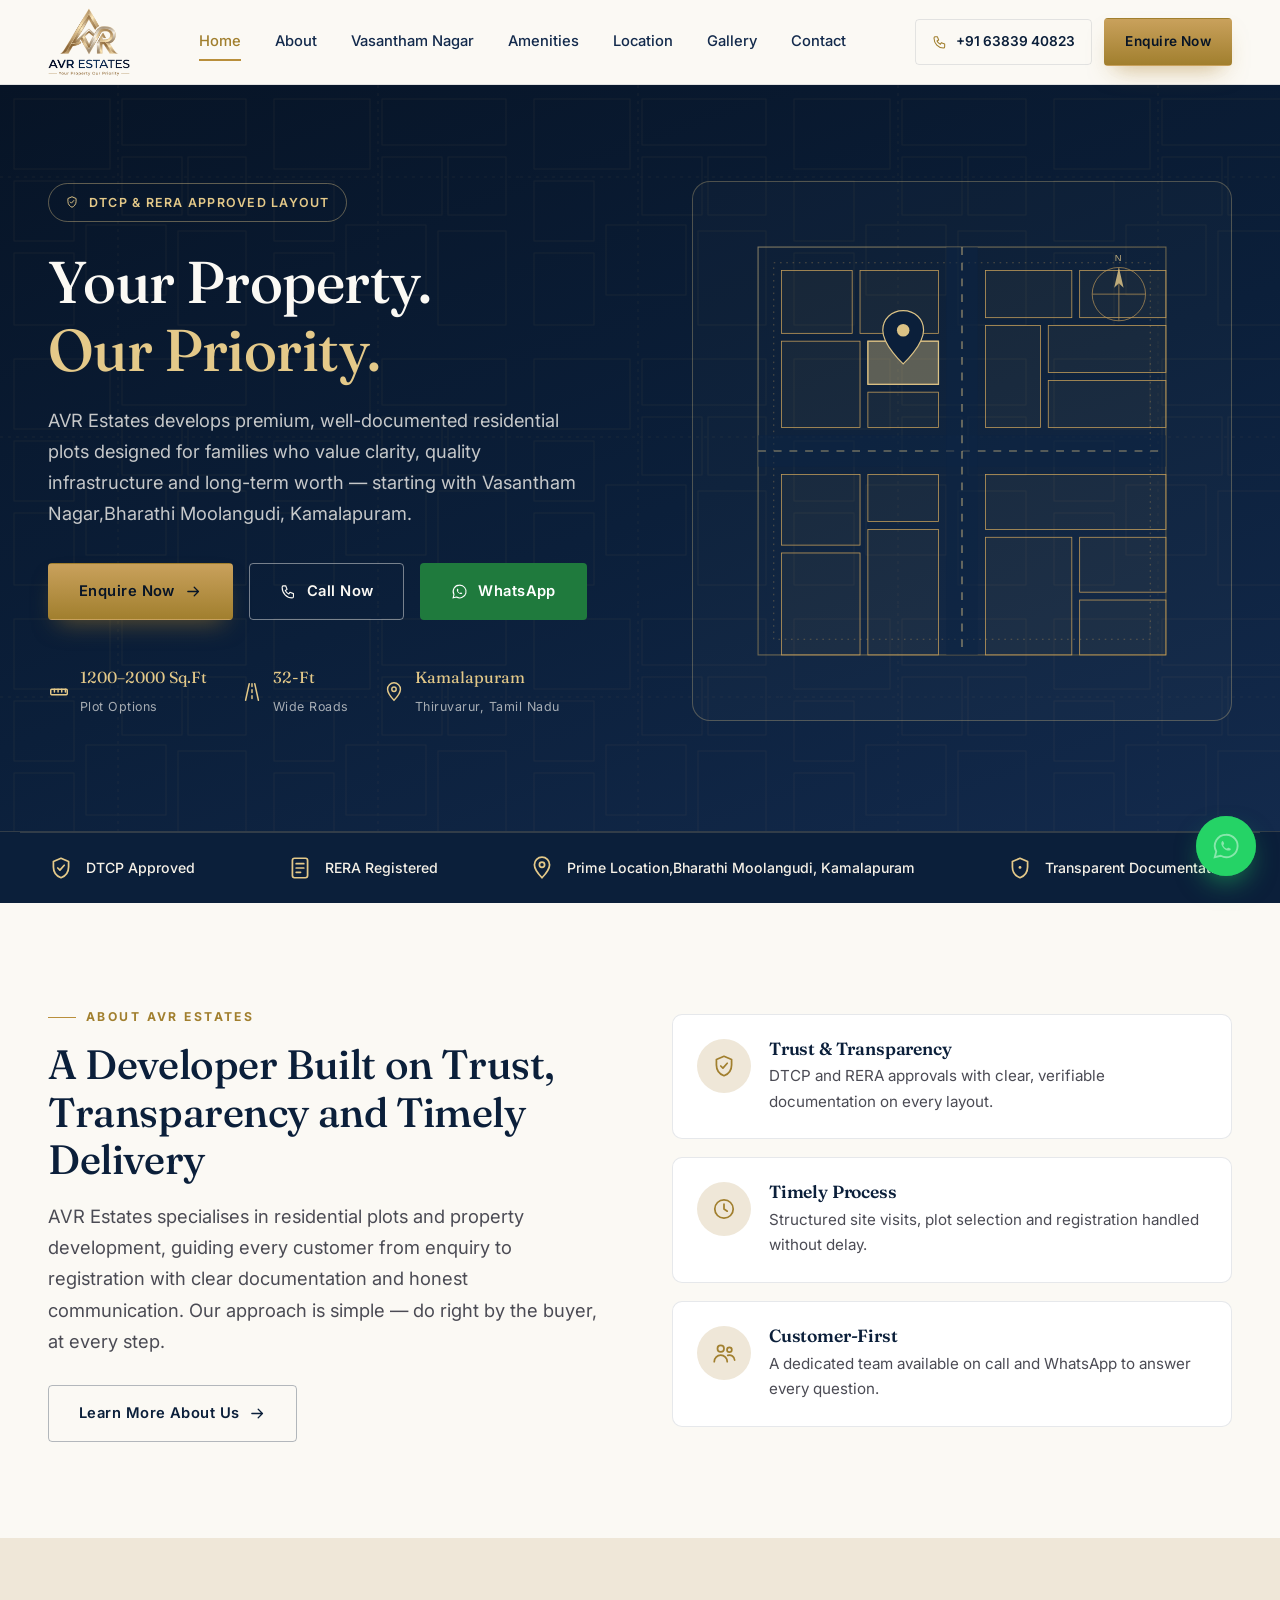
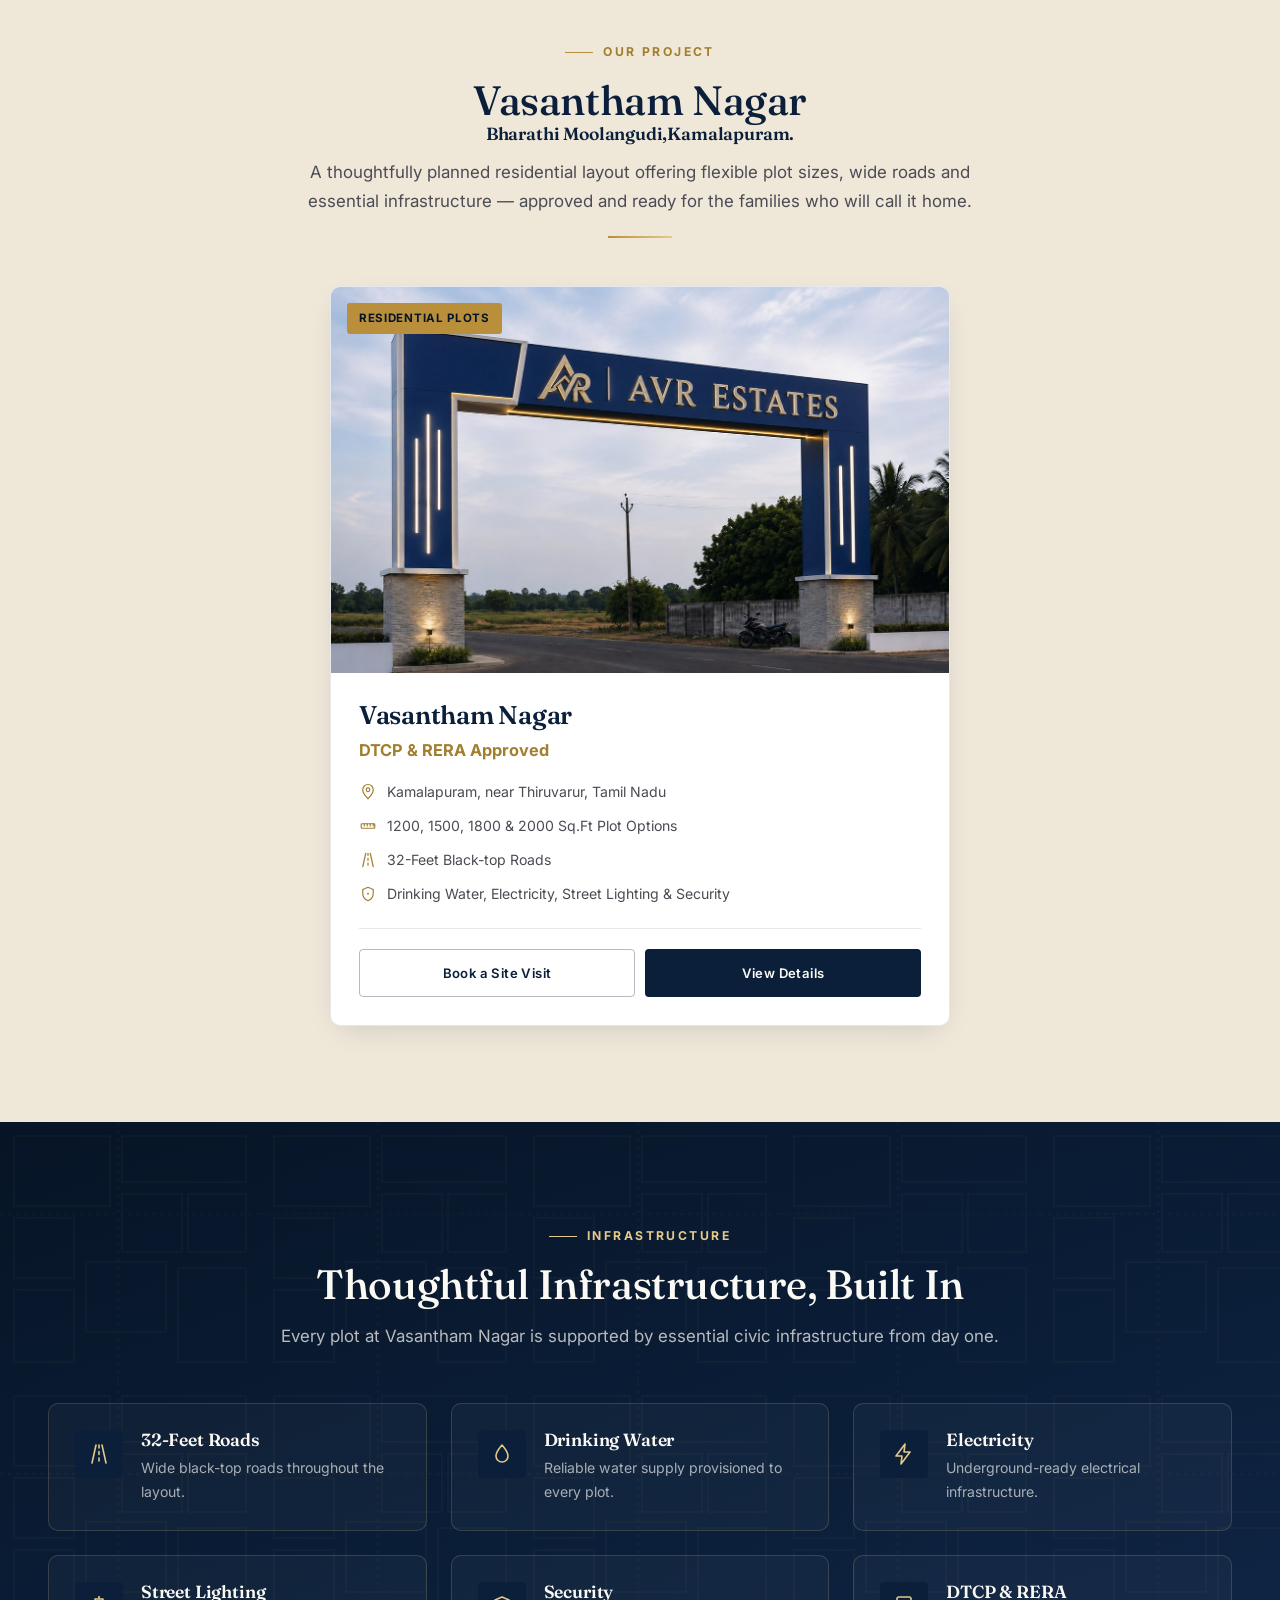
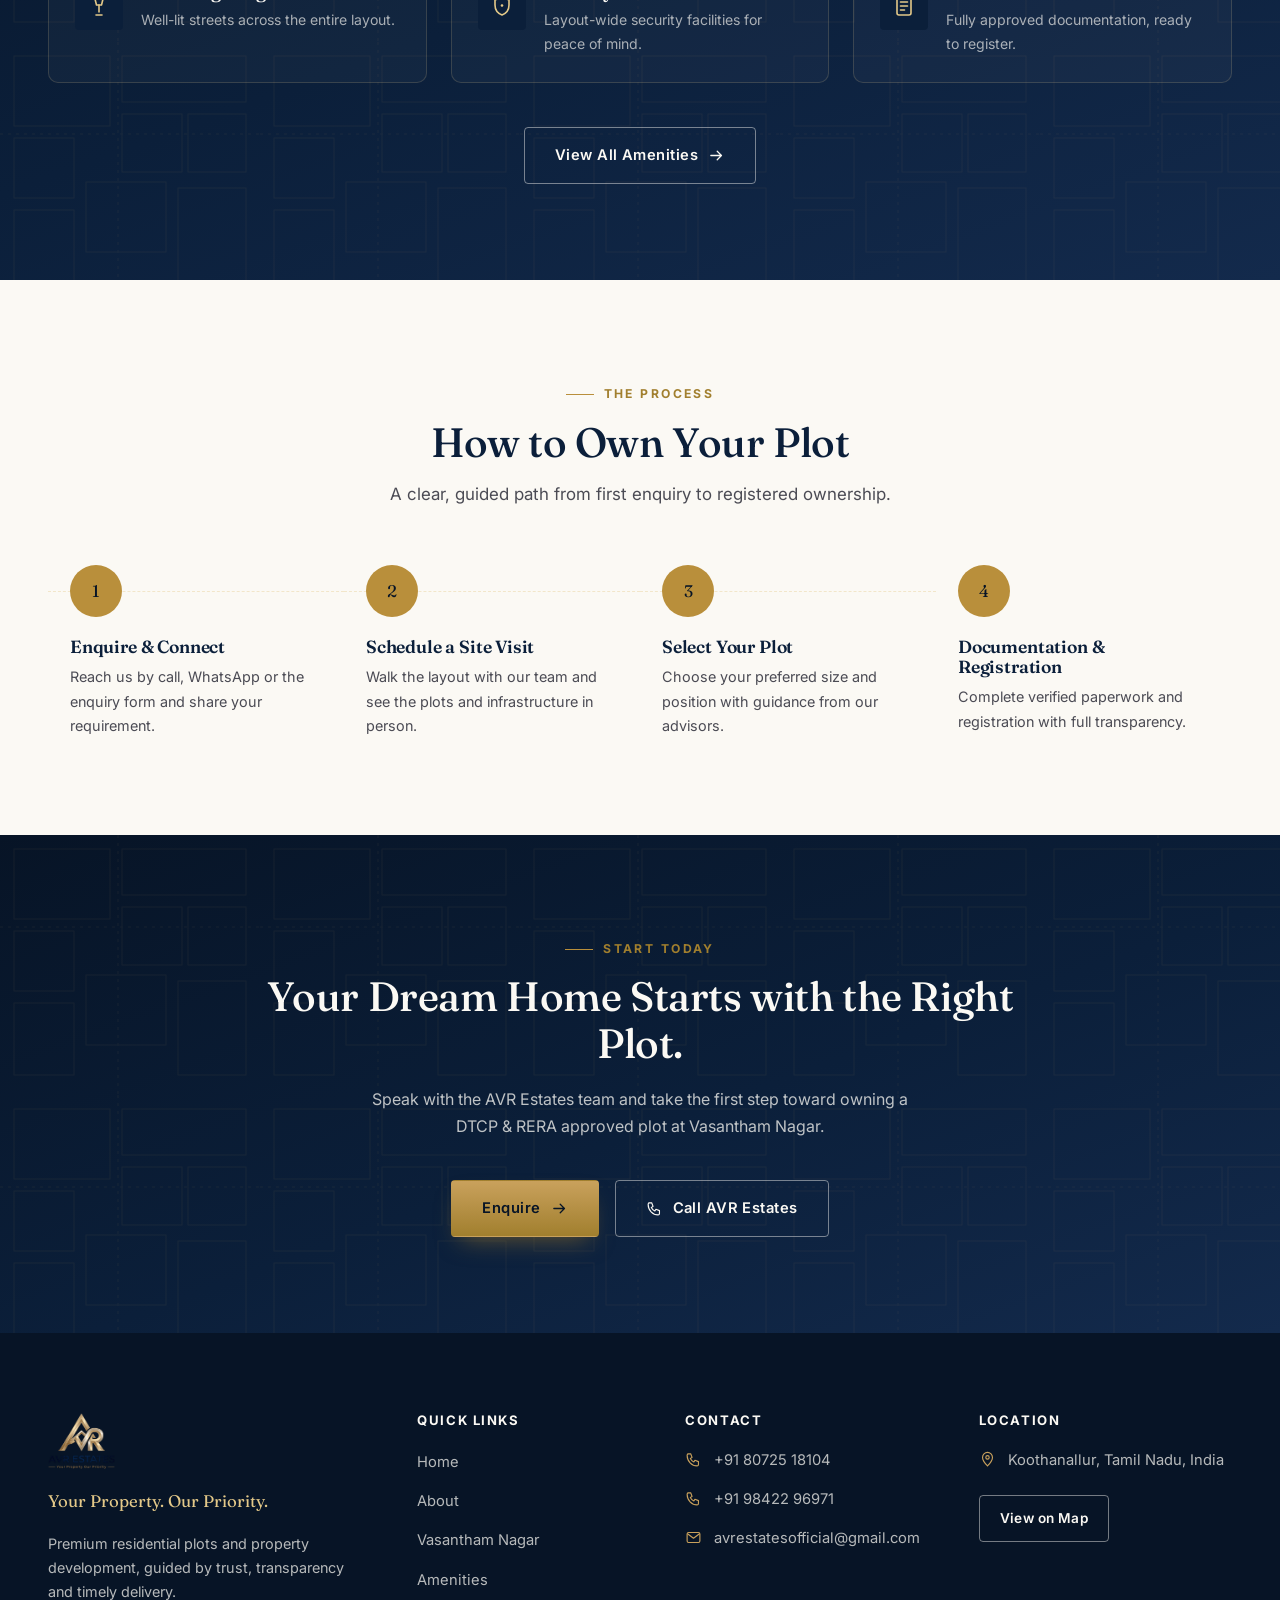
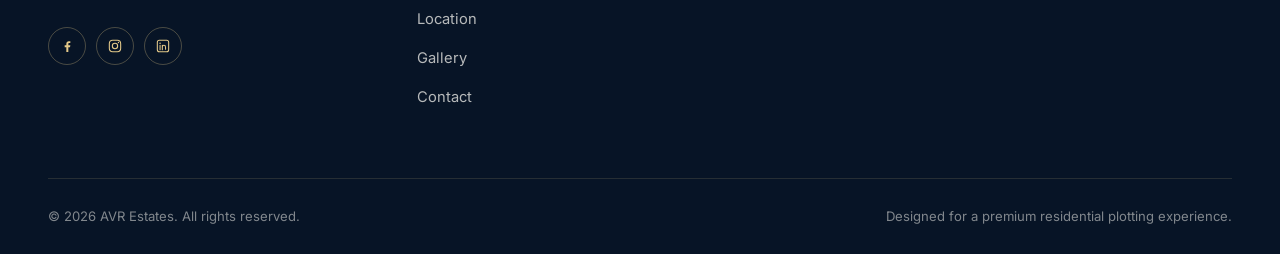
<file: index.html>
<!DOCTYPE html>
<html lang="en">
<head>
<meta charset="UTF-8">
<meta name="viewport" content="width=device-width, initial-scale=1.0, viewport-fit=cover">
<script>
/* Homepage-only, once-per-session intro loader. Runs before anything else
   so the decision (and the resulting no-scroll lock) is in place before
   the loader markup below is even parsed — no flash on repeat visits. */
(function () {
  try {
    var reduce = window.matchMedia && window.matchMedia('(prefers-reduced-motion: reduce)').matches;
    if (!sessionStorage.getItem('avrLoaderShown')) {
      sessionStorage.setItem('avrLoaderShown', '1');
      if (!reduce) {
        document.documentElement.classList.add('avr-show-loader');
      }
    }
  } catch (e) { /* sessionStorage unavailable (e.g. privacy mode) — just skip the loader */ }
})();
</script>
<title>AVR Estates | Premium Residential Plots in Thiruvarur</title>
<meta name="description" content="AVR Estates offers premium residential plots at Vasantham Nagar,Bharathi Moolangudi, Kamalapuram, with DTCP and RERA approvals, 1200–2000 Sq.Ft plot options, 32-feet roads, drinking water, electricity, street lighting and security facilities.">
<link rel="canonical" href="https://www.avrestates.in/">

<!-- Open Graph -->
<meta property="og:type" content="website">
<meta property="og:site_name" content="AVR Estates">
<meta property="og:title" content="AVR Estates | Premium Residential Plots in Thiruvarur">
<meta property="og:description" content="DTCP & RERA approved residential plots at Vasantham Nagar, Bharathi Moolangudi, Kamalapuram. 1200–2000 Sq.Ft options, 32-ft roads, water, electricity, street lighting and security.">
<meta property="og:image" content="https://www.avrestates.in/images/og-image.jpg">
<meta property="og:url" content="https://www.avrestates.in/">
<meta name="twitter:card" content="summary_large_image">
<meta name="twitter:title" content="AVR Estates | Premium Residential Plots in Thiruvarur">
<meta name="twitter:description" content="DTCP & RERA approved residential plots at Vasantham Nagar,Bharathi Moolangudi, Kamalapuram.">
<meta name="twitter:image" content="https://www.avrestates.in/images/og-image.jpg">

<link rel="icon" href="/images/favicon.ico" sizes="any">
<link rel="apple-touch-icon" href="/images/apple-touch-icon.png">
<link rel="stylesheet" href="css/style.css">
<link rel="preconnect" href="https://fonts.googleapis.com">
<link rel="preconnect" href="https://fonts.gstatic.com" crossorigin>
<link href="https://fonts.googleapis.com/css2?family=Fraunces:opsz,wght@9..144,400;9..144,500;9..144,600&family=Inter:wght@400;500;600;700&display=swap" rel="stylesheet">

<script type="application/ld+json">
{
  "@context": "https://schema.org",
  "@type": "RealEstateAgent",
  "name": "AVR Estates",
  "description": "AVR Estates offers premium DTCP and RERA approved residential plots at Vasantham Nagar,Bharathi Moolangudi Kamalapuram.",
  "telephone": ["+91 6383940823", "+91 8072518104", "+91 9842296971"],
  "email": "avrestatesofficial@gmail.com",
  "url": "https://www.avrestates.in/",
  "image": "https://www.avrestates.in/images/og-image.jpg",
  "address": {
    "@type": "PostalAddress",
    "addressLocality": "Koothanallur",
    "addressRegion": "Tamil Nadu",
    "addressCountry": "IN"
  },
  "areaServed": "Bharathi Moolangudi,Kamalapuram, Thiruvarur, Tamil Nadu"
}
</script>
<link rel="preload" as="image" href="images/avr-logo-transparent.png">
</head>
<body>
<div class="avr-loader" aria-hidden="true">
  <div class="avr-loader-logo">
    <span class="avr-loader-glow"></span>
    <img src="images/avr-logo-transparent.png" alt="" width="640" height="532">
    <span class="avr-loader-shine"></span>
  </div>
</div>
<script>
/* Removes the loader — and the scroll lock — at exactly 2000ms, and takes
   the node out of the DOM entirely so it can never affect the page again.
   No-op if the loader was skipped above (repeat visit / reduced motion). */
(function () {
  if (document.documentElement.classList.contains('avr-show-loader')) {
    setTimeout(function () {
      document.documentElement.classList.remove('avr-show-loader');
      var el = document.querySelector('.avr-loader');
      if (el && el.parentNode) el.parentNode.removeChild(el);
    }, 2000);
  }
})();
</script>

<svg style="display:none" aria-hidden="true">
  <symbol id="i-phone" viewBox="0 0 24 24"><path d="M4 4h4l2 5-2.5 1.5a11 11 0 005 5L14 13l5 2v4c0 1-.9 2-2 2C9.5 21 3 14.5 3 6c0-1.1.9-2 2-2z" fill="none" stroke="currentColor" stroke-width="1.6" stroke-linecap="round" stroke-linejoin="round"/></symbol>
  <symbol id="i-whatsapp" viewBox="0 0 24 24"><path d="M12 3a9 9 0 00-7.8 13.4L3 21l4.8-1.2A9 9 0 1012 3z" fill="none" stroke="currentColor" stroke-width="1.5"/><path d="M8.6 8.6c.3-.7 1-.7 1.3-.1l.5 1c.2.4.1.8-.1 1.1l-.4.5c-.1.2-.1.4 0 .6.5 1 1.3 1.8 2.3 2.3.2.1.4.1.6 0l.5-.4c.3-.2.7-.3 1.1-.1l1 .5c.6.3.6 1-.1 1.3-.6.3-1.3.5-2 .3-2.3-.5-4.5-2.7-5-5-.2-.7 0-1.4.3-2z" fill="currentColor" stroke="none"/></symbol>
  <symbol id="i-mail" viewBox="0 0 24 24"><rect x="3" y="5" width="18" height="14" rx="2" fill="none" stroke="currentColor" stroke-width="1.6"/><path d="M4 7l8 6 8-6" fill="none" stroke="currentColor" stroke-width="1.6" stroke-linecap="round" stroke-linejoin="round"/></symbol>
  <symbol id="i-pin" viewBox="0 0 24 24"><path d="M12 21s7-7.2 7-12a7 7 0 10-14 0c0 4.8 7 12 7 12z" fill="none" stroke="currentColor" stroke-width="1.6"/><circle cx="12" cy="9" r="2.4" fill="none" stroke="currentColor" stroke-width="1.6"/></symbol>
  <symbol id="i-shield-check" viewBox="0 0 24 24"><path d="M12 3l7 3v5c0 5-3.2 8.5-7 10-3.8-1.5-7-5-7-10V6l7-3z" fill="none" stroke="currentColor" stroke-width="1.6" stroke-linejoin="round"/><path d="M9 12l2 2 4-4.5" fill="none" stroke="currentColor" stroke-width="1.6" stroke-linecap="round" stroke-linejoin="round"/></symbol>
  <symbol id="i-shield" viewBox="0 0 24 24"><path d="M12 3l7 3v5c0 5-3.2 8.5-7 10-3.8-1.5-7-5-7-10V6l7-3z" fill="none" stroke="currentColor" stroke-width="1.6" stroke-linejoin="round"/><circle cx="12" cy="11.5" r="1.3" fill="currentColor" stroke="none"/></symbol>
  <symbol id="i-road" viewBox="0 0 24 24"><path d="M9 3L5 21" fill="none" stroke="currentColor" stroke-width="1.6" stroke-linecap="round"/><path d="M15 3l4 18" fill="none" stroke="currentColor" stroke-width="1.6" stroke-linecap="round"/><path d="M12 3v3M12 9.5v3M12 16v3" fill="none" stroke="currentColor" stroke-width="1.6" stroke-linecap="round"/></symbol>
  <symbol id="i-water" viewBox="0 0 24 24"><path d="M12 3s6 6.8 6 11a6 6 0 11-12 0c0-4.2 6-11 6-11z" fill="none" stroke="currentColor" stroke-width="1.6" stroke-linejoin="round"/></symbol>
  <symbol id="i-bolt" viewBox="0 0 24 24"><path d="M13 2L4 14h6l-1 8 9-12h-6l1-8z" fill="none" stroke="currentColor" stroke-width="1.6" stroke-linejoin="round"/></symbol>
  <symbol id="i-lamp" viewBox="0 0 24 24"><path d="M12 2v3M8 5h8l-1.5 6h-5L8 5z" fill="none" stroke="currentColor" stroke-width="1.6" stroke-linejoin="round"/><path d="M12 11v7M9 21h6" fill="none" stroke="currentColor" stroke-width="1.6" stroke-linecap="round"/></symbol>
  <symbol id="i-ruler" viewBox="0 0 24 24"><rect x="3" y="9" width="18" height="6" rx="1" fill="none" stroke="currentColor" stroke-width="1.6"/><path d="M7 9v3M11 9v3M15 9v3M19 9v3" stroke="currentColor" stroke-width="1.6" stroke-linecap="round"/></symbol>
  <symbol id="i-arrow-right" viewBox="0 0 24 24"><path d="M4 12h15M13 6l6 6-6 6" fill="none" stroke="currentColor" stroke-width="1.8" stroke-linecap="round" stroke-linejoin="round"/></symbol>
  <symbol id="i-chevron-right" viewBox="0 0 24 24"><path d="M9 6l6 6-6 6" fill="none" stroke="currentColor" stroke-width="1.8" stroke-linecap="round" stroke-linejoin="round"/></symbol>
  <symbol id="i-users" viewBox="0 0 24 24"><circle cx="9" cy="8" r="3" fill="none" stroke="currentColor" stroke-width="1.6"/><path d="M3 20c0-3.3 2.7-6 6-6s6 2.7 6 6" fill="none" stroke="currentColor" stroke-width="1.6" stroke-linecap="round"/><circle cx="17" cy="9" r="2.2" fill="none" stroke="currentColor" stroke-width="1.6"/><path d="M15.5 14.2a4.8 4.8 0 016.3 4.3" fill="none" stroke="currentColor" stroke-width="1.6" stroke-linecap="round"/></symbol>
  <symbol id="i-calendar" viewBox="0 0 24 24"><rect x="3.5" y="5" width="17" height="16" rx="2" fill="none" stroke="currentColor" stroke-width="1.6"/><path d="M3.5 10h17M8 3v4M16 3v4" stroke="currentColor" stroke-width="1.6" stroke-linecap="round"/></symbol>
  <symbol id="i-home" viewBox="0 0 24 24"><path d="M4 11l8-7 8 7" fill="none" stroke="currentColor" stroke-width="1.6" stroke-linecap="round" stroke-linejoin="round"/><path d="M6 10v9a1 1 0 001 1h10a1 1 0 001-1v-9" fill="none" stroke="currentColor" stroke-width="1.6" stroke-linecap="round" stroke-linejoin="round"/></symbol>
  <symbol id="i-facebook" viewBox="0 0 24 24"><path d="M14 21v-7h2.5l.5-3H14V9c0-.9.3-1.5 1.6-1.5H17V5c-.3 0-1.2-.1-2.3-.1-2.3 0-3.7 1.4-3.7 3.9V11H8.5v3H11v7h3z" fill="currentColor" stroke="none"/></symbol>
  <symbol id="i-instagram" viewBox="0 0 24 24"><rect x="3.5" y="3.5" width="17" height="17" rx="5" fill="none" stroke="currentColor" stroke-width="1.6"/><circle cx="12" cy="12" r="4" fill="none" stroke="currentColor" stroke-width="1.6"/><circle cx="17.2" cy="6.8" r="1" fill="currentColor" stroke="none"/></symbol>
  <symbol id="i-linkedin" viewBox="0 0 24 24"><rect x="3.5" y="3.5" width="17" height="17" rx="3" fill="none" stroke="currentColor" stroke-width="1.6"/><circle cx="7.6" cy="8" r="1.1" fill="currentColor" stroke="none"/><path d="M7.6 11v6.5M11 11v6.5M11 13.5c0-1.6 1-2.7 2.4-2.7 1.6 0 2.4 1 2.4 2.9v3.3" fill="none" stroke="currentColor" stroke-width="1.6" stroke-linecap="round"/></symbol>
  <symbol id="i-clock" viewBox="0 0 24 24"><circle cx="12" cy="12" r="8.5" fill="none" stroke="currentColor" stroke-width="1.6"/><path d="M12 7.5V12l3 2" fill="none" stroke="currentColor" stroke-width="1.6" stroke-linecap="round" stroke-linejoin="round"/></symbol>
  <symbol id="i-compass" viewBox="0 0 24 24"><circle cx="12" cy="12" r="9" fill="none" stroke="currentColor" stroke-width="1.6"/><path d="M15 9l-2 5-5 2 2-5 5-2z" fill="none" stroke="currentColor" stroke-width="1.4" stroke-linejoin="round"/></symbol>
  <symbol id="i-doc" viewBox="0 0 24 24"><rect x="5" y="3" width="14" height="18" rx="2" fill="none" stroke="currentColor" stroke-width="1.6"/><path d="M8.5 8h7M8.5 12h7M8.5 16h4" stroke="currentColor" stroke-width="1.6" stroke-linecap="round"/></symbol>
  <symbol id="i-grid" viewBox="0 0 24 24"><rect x="3.5" y="3.5" width="7" height="7" fill="none" stroke="currentColor" stroke-width="1.6"/><rect x="13.5" y="3.5" width="7" height="7" fill="none" stroke="currentColor" stroke-width="1.6"/><rect x="3.5" y="13.5" width="7" height="7" fill="none" stroke="currentColor" stroke-width="1.6"/><rect x="13.5" y="13.5" width="7" height="7" fill="none" stroke="currentColor" stroke-width="1.6"/></symbol>
  <symbol id="i-target" viewBox="0 0 24 24"><circle cx="12" cy="12" r="8.5" fill="none" stroke="currentColor" stroke-width="1.6"/><circle cx="12" cy="12" r="4.5" fill="none" stroke="currentColor" stroke-width="1.6"/><circle cx="12" cy="12" r="1" fill="currentColor" stroke="none"/></symbol>
  <symbol id="i-eye" viewBox="0 0 24 24"><path d="M2.5 12S6 5.5 12 5.5 21.5 12 21.5 12 18 18.5 12 18.5 2.5 12 2.5 12z" fill="none" stroke="currentColor" stroke-width="1.6" stroke-linejoin="round"/><circle cx="12" cy="12" r="3" fill="none" stroke="currentColor" stroke-width="1.6"/></symbol>
  <symbol id="i-diamond" viewBox="0 0 24 24"><path d="M6 3h12l3 6-9 12L3 9l3-6z" fill="none" stroke="currentColor" stroke-width="1.6" stroke-linejoin="round"/><path d="M3 9h18M9 3l3 6 3-6M9 3l-3 6M15 3l3 6" fill="none" stroke="currentColor" stroke-width="1.1" stroke-linejoin="round"/></symbol>
  <symbol id="i-camera" viewBox="0 0 24 24"><path d="M4 8h3l1.5-2.5h7L17 8h3a1 1 0 011 1v9a1 1 0 01-1 1H4a1 1 0 01-1-1V9a1 1 0 011-1z" fill="none" stroke="currentColor" stroke-width="1.6" stroke-linejoin="round"/><circle cx="12" cy="13" r="3.5" fill="none" stroke="currentColor" stroke-width="1.6"/></symbol>
  <symbol id="i-menu" viewBox="0 0 24 24"><path d="M4 6h16M4 12h16M4 18h16" stroke="currentColor" stroke-width="1.8" stroke-linecap="round"/></symbol>
</svg>

<!-- ============ NAVBAR ============ -->
<header class="navbar">
  <div class="container navbar-inner">
    <a href="index.html" class="nav-brand">
      <img src="images/avr-logo.png" alt="AVR Estates logo">
    </a>
    <nav class="nav-links" id="navLinks">
      <a href="index.html" class="active">Home</a>
      <a href="about.html">About</a>
      <a href="vasantham-nagar.html">Vasantham Nagar</a>
      <a href="amenities.html">Amenities</a>
      <a href="location.html">Location</a>
      <a href="gallery.html">Gallery</a>
      <a href="contact.html">Contact</a>
    </nav>
    <div class="nav-cta">
      <a href="tel:+916383940823" class="nav-call"><svg><use href="#i-phone"/></svg> +91 63839 40823</a>
      <a href="vasantham-nagar.html#enquiry" class="btn btn-gold btn-sm">Enquire Now</a>
      <button class="nav-toggle" id="navToggle" aria-label="Toggle menu" aria-expanded="false">
        <span></span><span></span><span></span>
      </button>
    </div>
  </div>
</header>

<!-- ============ HERO ============ -->
<section class="hero bg-navy-gradient blueprint-bg">
  <div class="container hero-grid">
    <div class="reveal is-visible">
      <div class="hero-badge"><svg><use href="#i-shield-check"/></svg> DTCP &amp; RERA Approved Layout</div>
      <h1>Your Property.<br><em>Our Priority.</em></h1>
      <p class="hero-sub">AVR Estates develops premium, well-documented residential plots designed for families who value clarity, quality infrastructure and long-term worth — starting with Vasantham Nagar,Bharathi Moolangudi, Kamalapuram.</p>
      <div class="hero-actions">
        <a href="vasantham-nagar.html#enquiry" class="btn btn-gold">Enquire Now <svg><use href="#i-arrow-right"/></svg></a>
        <a href="tel:+916383940823" class="btn btn-outline-light"><svg><use href="#i-phone"/></svg> Call Now</a>
        <a href="https://wa.me/916383940823?text=Hello%20AVR%20Estates%2C%20I%20would%20like%20to%20know%20more%20about%20your%20residential%20plots.%20Please%20share%20the%20details." target="_blank" rel="noopener" class="btn btn-whatsapp"><svg><use href="#i-whatsapp"/></svg> WhatsApp</a>
      </div>
      <div class="hero-meta">
        <div class="hero-meta-item flex" style="gap:10px;align-items:center;"><svg style="width:22px;height:22px;color:var(--gold-300)"><use href="#i-ruler"/></svg><div><span class="num" style="font-size:1rem;">1200–2000 Sq.Ft</span><span class="label">Plot Options</span></div></div>
        <div class="hero-meta-item flex" style="gap:10px;align-items:center;"><svg style="width:22px;height:22px;color:var(--gold-300)"><use href="#i-road"/></svg><div><span class="num" style="font-size:1rem;">32-Ft</span><span class="label">Wide Roads</span></div></div>
        <div class="hero-meta-item flex" style="gap:10px;align-items:center;"><svg style="width:22px;height:22px;color:var(--gold-300)"><use href="#i-pin"/></svg><div><span class="num" style="font-size:1rem;">Kamalapuram</span><span class="label">Thiruvarur, Tamil Nadu</span></div></div>
      </div>
    </div>
    <div class="hero-art reveal is-visible">
      <div class="hero-art-frame">
        <img src="images/site-plan-illustration.svg" alt="Illustrative site layout plan of Vasantham Nagar residential plots">
      </div>
    </div>
  </div>
</section>

<!-- ============ TRUST BAR ============ -->
<div class="trust-bar">
  <div class="container trust-bar">
    <div class="trust-item"><svg><use href="#i-shield-check"/></svg> DTCP Approved</div>
    <div class="trust-item"><svg><use href="#i-doc"/></svg> RERA Registered</div>
    <div class="trust-item"><svg><use href="#i-pin"/></svg> Prime Location,Bharathi Moolangudi, Kamalapuram</div>
    <div class="trust-item"><svg><use href="#i-shield"/></svg> Transparent Documentation</div>
  </div>
</div>

<!-- ============ ABOUT PREVIEW ============ -->
<section class="section bg-ivory">
  <div class="container two-col">
    <div class="reveal">
      <div class="section-eyebrow">About AVR Estates</div>
      <h2>A Developer Built on Trust, Transparency and Timely Delivery</h2>
      <p class="lede" style="margin-top:18px;">AVR Estates specialises in residential plots and property development, guiding every customer from enquiry to registration with clear documentation and honest communication. Our approach is simple — do right by the buyer, at every step.</p>
      <a href="about.html" class="btn btn-outline-dark" style="margin-top:28px;">Learn More About Us <svg><use href="#i-arrow-right"/></svg></a>
    </div>
    <div class="reveal">
      <div class="feature-grid" style="grid-template-columns:1fr;gap:18px;">
        <div class="feature-card" style="display:flex;align-items:flex-start;gap:18px;padding:24px;">
          <div class="feature-icon" style="margin-bottom:0;flex-shrink:0;"><svg><use href="#i-shield-check"/></svg></div>
          <div><h4>Trust &amp; Transparency</h4><p style="margin-top:4px;">DTCP and RERA approvals with clear, verifiable documentation on every layout.</p></div>
        </div>
        <div class="feature-card" style="display:flex;align-items:flex-start;gap:18px;padding:24px;">
          <div class="feature-icon" style="margin-bottom:0;flex-shrink:0;"><svg><use href="#i-clock"/></svg></div>
          <div><h4>Timely Process</h4><p style="margin-top:4px;">Structured site visits, plot selection and registration handled without delay.</p></div>
        </div>
        <div class="feature-card" style="display:flex;align-items:flex-start;gap:18px;padding:24px;">
          <div class="feature-icon" style="margin-bottom:0;flex-shrink:0;"><svg><use href="#i-users"/></svg></div>
          <div><h4>Customer-First</h4><p style="margin-top:4px;">A dedicated team available on call and WhatsApp to answer every question.</p></div>
        </div>
      </div>
    </div>
  </div>
</section>

<!-- ============ FEATURED PROJECT ============ -->
<section class="section bg-beige" id="project">
  <div class="container">
    <div class="section-heading center reveal">
      <div class="section-eyebrow" style="justify-content:center;">Our Project</div>
      <h2>Vasantham Nagar</h2>
      <h4>Bharathi Moolangudi,Kamalapuram.</h4>
      <p>A thoughtfully planned residential layout offering flexible plot sizes, wide roads and essential infrastructure — approved and ready for the families who will call it home.</p>
    </div>
    <div class="divider-gold center-divider"></div>
    <div style="max-width:620px;margin:48px auto 0;">
      <div class="project-card reveal">
        <div class="project-card-media">
          <img class="project-photo" src="images/vasantham-nagar-entrance.jpg" alt="Vasantham Nagar entrance arch, Kamalapuram">
          <span class="project-card-badge">Residential Plots</span>
        </div>
        <div class="project-card-body">
          <h3>Vasantham Nagar</h3>
          <p class="project-price">DTCP &amp; RERA Approved</p>
          <div class="project-facts">
            <div class="project-fact"><svg><use href="#i-pin"/></svg> Kamalapuram, near Thiruvarur, Tamil Nadu</div>
            <div class="project-fact"><svg><use href="#i-ruler"/></svg> 1200, 1500, 1800 &amp; 2000 Sq.Ft Plot Options</div>
            <div class="project-fact"><svg><use href="#i-road"/></svg> 32-Feet Black-top Roads</div>
            <div class="project-fact"><svg><use href="#i-shield"/></svg> Drinking Water, Electricity, Street Lighting &amp; Security</div>
          </div>
          <div class="project-card-actions">
            <a href="vasantham-nagar.html#enquiry" class="btn btn-outline-dark">Book a Site Visit</a>
            <a href="vasantham-nagar.html" class="btn btn-navy">View Details</a>
          </div>
        </div>
      </div>
    </div>
  </div>
</section>

<!-- ============ AMENITIES PREVIEW ============ -->
<section class="section bg-navy-gradient blueprint-bg on-dark">
  <div class="container">
    <div class="section-heading center reveal">
      <div class="section-eyebrow" style="justify-content:center;">Infrastructure</div>
      <h2>Thoughtful Infrastructure, Built In</h2>
      <p>Every plot at Vasantham Nagar is supported by essential civic infrastructure from day one.</p>
    </div>
    <div class="amenity-grid" style="margin-top:52px;">
      <div class="amenity-card reveal" style="background:rgba(255,255,255,0.03);border-color:rgba(228,201,137,0.18);">
        <div class="amenity-icon"><svg><use href="#i-road"/></svg></div>
        <div><h4 style="color:var(--ivory-100);">32-Feet Roads</h4><p style="color:rgba(251,249,244,0.65);">Wide black-top roads throughout the layout.</p></div>
      </div>
      <div class="amenity-card reveal" style="background:rgba(255,255,255,0.03);border-color:rgba(228,201,137,0.18);">
        <div class="amenity-icon"><svg><use href="#i-water"/></svg></div>
        <div><h4 style="color:var(--ivory-100);">Drinking Water</h4><p style="color:rgba(251,249,244,0.65);">Reliable water supply provisioned to every plot.</p></div>
      </div>
      <div class="amenity-card reveal" style="background:rgba(255,255,255,0.03);border-color:rgba(228,201,137,0.18);">
        <div class="amenity-icon"><svg><use href="#i-bolt"/></svg></div>
        <div><h4 style="color:var(--ivory-100);">Electricity</h4><p style="color:rgba(251,249,244,0.65);">Underground-ready electrical infrastructure.</p></div>
      </div>
      <div class="amenity-card reveal" style="background:rgba(255,255,255,0.03);border-color:rgba(228,201,137,0.18);">
        <div class="amenity-icon"><svg><use href="#i-lamp"/></svg></div>
        <div><h4 style="color:var(--ivory-100);">Street Lighting</h4><p style="color:rgba(251,249,244,0.65);">Well-lit streets across the entire layout.</p></div>
      </div>
      <div class="amenity-card reveal" style="background:rgba(255,255,255,0.03);border-color:rgba(228,201,137,0.18);">
        <div class="amenity-icon"><svg><use href="#i-shield"/></svg></div>
        <div><h4 style="color:var(--ivory-100);">Security</h4><p style="color:rgba(251,249,244,0.65);">Layout-wide security facilities for peace of mind.</p></div>
      </div>
      <div class="amenity-card reveal" style="background:rgba(255,255,255,0.03);border-color:rgba(228,201,137,0.18);">
        <div class="amenity-icon"><svg><use href="#i-doc"/></svg></div>
        <div><h4 style="color:var(--ivory-100);">DTCP &amp; RERA</h4><p style="color:rgba(251,249,244,0.65);">Fully approved documentation, ready to register.</p></div>
      </div>
    </div>
    <div style="text-align:center;margin-top:44px;">
      <a href="amenities.html" class="btn btn-outline-light">View All Amenities <svg><use href="#i-arrow-right"/></svg></a>
    </div>
  </div>
</section>

<!-- ============ PROCESS ============ -->
<section class="section bg-ivory">
  <div class="container">
    <div class="section-heading center reveal">
      <div class="section-eyebrow" style="justify-content:center;">The Process</div>
      <h2>How to Own Your Plot</h2>
      <p>A clear, guided path from first enquiry to registered ownership.</p>
    </div>
    <div class="process-grid" style="margin-top:56px;">
      <div class="process-step reveal">
        <div class="process-num" style="background:var(--gold-500);">1</div>
        <h4 style="color:var(--navy-900);">Enquire &amp; Connect</h4>
        <p style="color:var(--text-muted);">Reach us by call, WhatsApp or the enquiry form and share your requirement.</p>
      </div>
      <div class="process-step reveal">
        <div class="process-num" style="background:var(--gold-500);">2</div>
        <h4 style="color:var(--navy-900);">Schedule a Site Visit</h4>
        <p style="color:var(--text-muted);">Walk the layout with our team and see the plots and infrastructure in person.</p>
      </div>
      <div class="process-step reveal">
        <div class="process-num" style="background:var(--gold-500);">3</div>
        <h4 style="color:var(--navy-900);">Select Your Plot</h4>
        <p style="color:var(--text-muted);">Choose your preferred size and position with guidance from our advisors.</p>
      </div>
      <div class="process-step reveal">
        <div class="process-num" style="background:var(--gold-500);">4</div>
        <h4 style="color:var(--navy-900);">Documentation &amp; Registration</h4>
        <p style="color:var(--text-muted);">Complete verified paperwork and registration with full transparency.</p>
      </div>
    </div>
  </div>
</section>

<!-- ============ FINAL CTA ============ -->
<section class="cta-band bg-navy-gradient blueprint-bg">
  <div class="container reveal">
    <div class="section-eyebrow" style="justify-content:center;">Start Today</div>
    <h2>Your Dream Home Starts with the Right Plot.</h2>
    <p>Speak with the AVR Estates team and take the first step toward owning a DTCP &amp; RERA approved plot at Vasantham Nagar.</p>
    <div class="cta-band-actions">
      <a href="vasantham-nagar.html#enquiry" class="btn btn-gold">Enquire <svg><use href="#i-arrow-right"/></svg></a>
      <a href="tel:+916383940823" class="btn btn-outline-light"><svg><use href="#i-phone"/></svg> Call AVR Estates</a>
    </div>
  </div>
</section>

<!-- ============ FOOTER ============ -->
<footer class="site-footer">
  <div class="container">
    <div class="footer-grid">
      <div class="footer-brand">
        <img src="images/avr-logo.png" alt="AVR Estates logo">
        <p class="tagline">Your Property. Our Priority.</p>
        <p class="desc">Premium residential plots and property development, guided by trust, transparency and timely delivery.</p>
        <div class="social-row">
          <a href="#" aria-label="AVR Estates on Facebook (coming soon)"><svg><use href="#i-facebook"/></svg></a>
          <a href="#" aria-label="AVR Estates on Instagram (coming soon)"><svg><use href="#i-instagram"/></svg></a>
          <a href="#" aria-label="AVR Estates on LinkedIn (coming soon)"><svg><use href="#i-linkedin"/></svg></a>
        </div>
      </div>
      <div class="footer-col">
        <h4>Quick Links</h4>
        <ul>
          <li><a href="index.html">Home</a></li>
          <li><a href="about.html">About</a></li>
          <li><a href="vasantham-nagar.html">Vasantham Nagar</a></li>
          <li><a href="amenities.html">Amenities</a></li>
          <li><a href="location.html">Location</a></li>
          <li><a href="gallery.html">Gallery</a></li>
          <li><a href="contact.html">Contact</a></li>
        </ul>
      </div>
      <div class="footer-col">
        <h4>Contact</h4>
        <div class="footer-contact-item"><svg><use href="#i-phone"/></svg> <a href="tel:+918072518104">+91 80725 18104</a></div>
        <div class="footer-contact-item"><svg><use href="#i-phone"/></svg> <a href="tel:+919842296971">+91 98422 96971</a></div>
        <div class="footer-contact-item"><svg><use href="#i-mail"/></svg> <a href="mailto:avrestatesofficial@gmail.com">avrestatesofficial@gmail.com</a></div>
      </div>
      <div class="footer-col">
        <h4>Location</h4>
        <div class="footer-contact-item"><svg><use href="#i-pin"/></svg> <span>Koothanallur, Tamil Nadu, India</span></div>
        <a href="location.html" class="btn btn-outline-light btn-sm" style="margin-top:8px;">View on Map</a>
      </div>
    </div>
    <div class="footer-bottom">
      <span>&copy; <span id="year"></span> AVR Estates. All rights reserved.</span>
      <span>Designed for a premium residential plotting experience.</span>
    </div>
  </div>
</footer>

<!-- ============ FLOATING WHATSAPP ============ -->
<a class="whatsapp-float" href="https://wa.me/916383940823?text=Hello%20AVR%20Estates%2C%20I%20would%20like%20to%20know%20more%20about%20your%20residential%20plots.%20Please%20share%20the%20details." target="_blank" rel="noopener" aria-label="Chat with AVR Estates on WhatsApp">
  <span class="ping"></span>
  <svg><use href="#i-whatsapp"/></svg>
</a>

<!-- ============ MOBILE ACTION BAR ============ -->
<nav class="mobile-action-bar">
  <a href="tel:+916383940823"><svg><use href="#i-phone"/></svg> Call</a>
  <a href="https://wa.me/916383940823?text=Hello%20AVR%20Estates%2C%20I%20would%20like%20to%20know%20more%20about%20your%20residential%20plots.%20Please%20share%20the%20details." target="_blank" rel="noopener"><svg><use href="#i-whatsapp"/></svg> WhatsApp</a>
  <a href="vasantham-nagar.html#enquiry" class="enquire-cta"><svg><use href="#i-mail"/></svg> Enquire</a>
</nav>

<script src="js/main.js"></script>
</body>
</html>
</file>
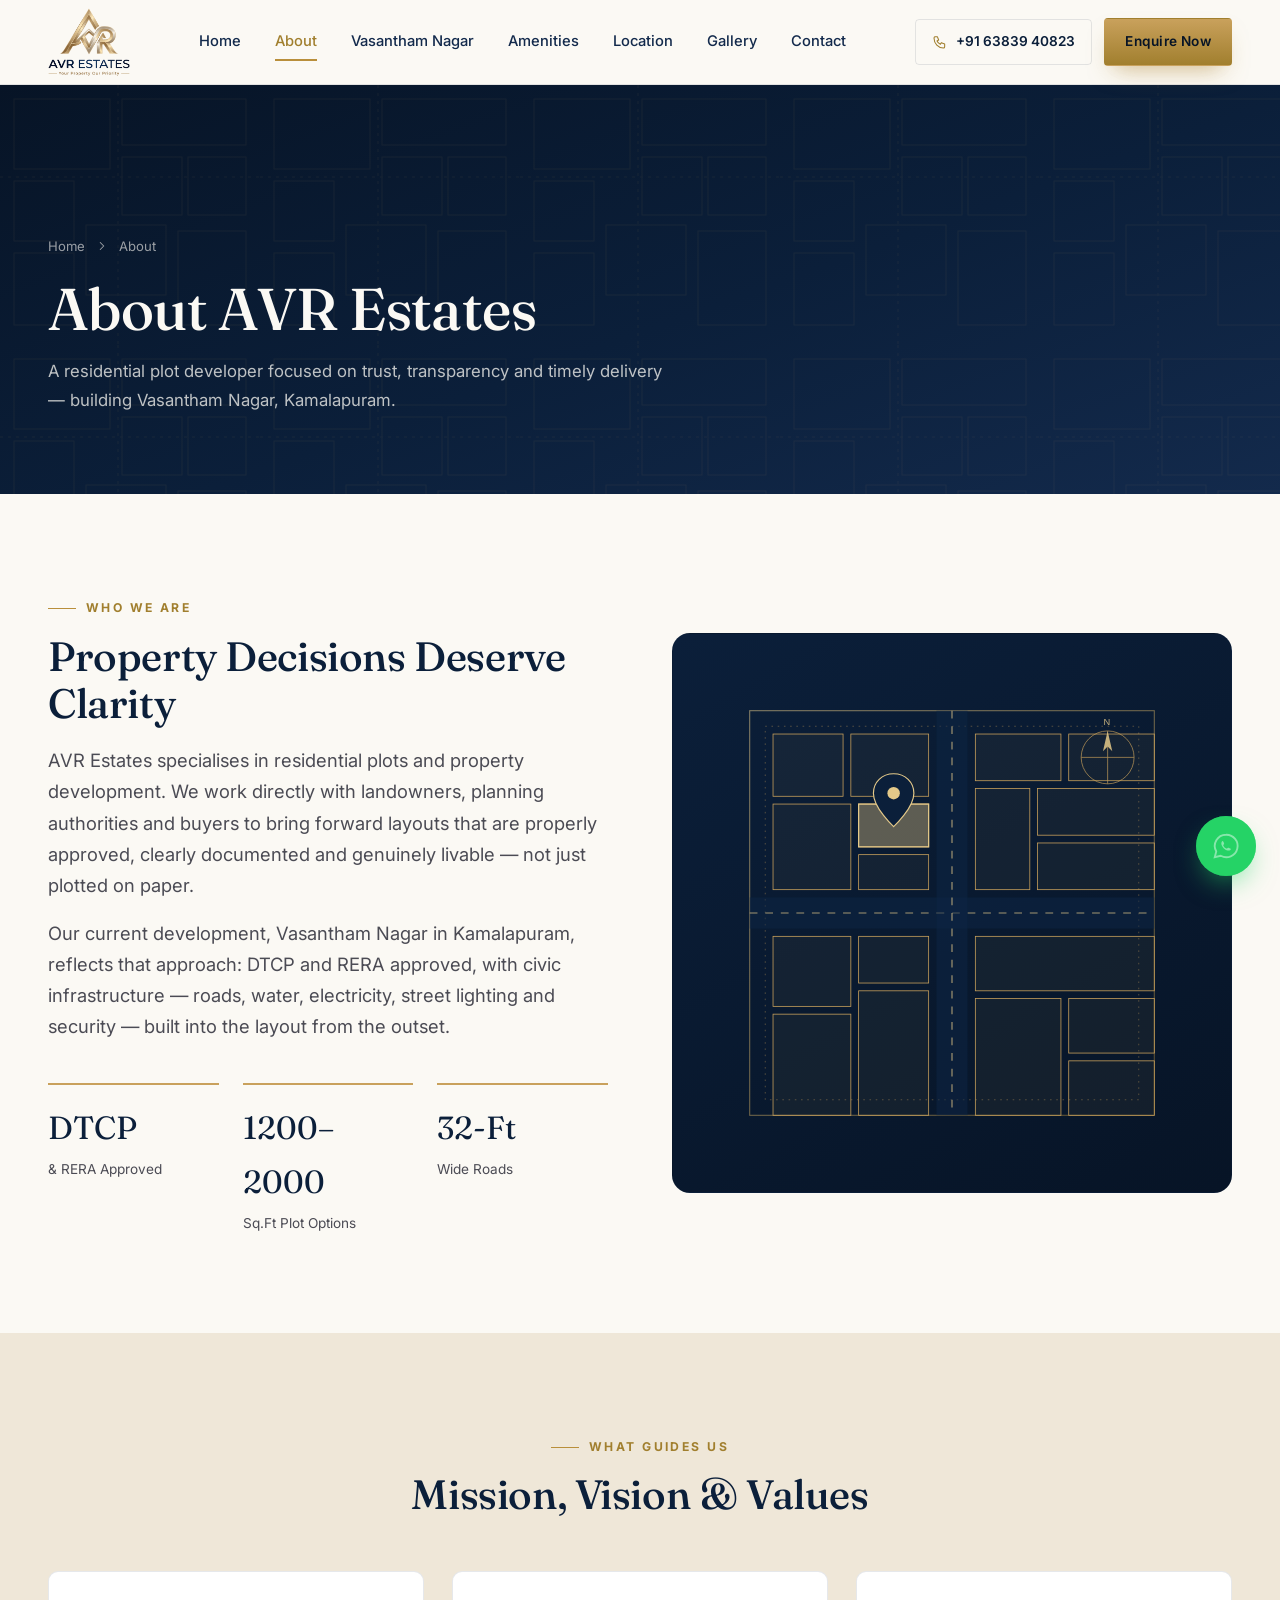
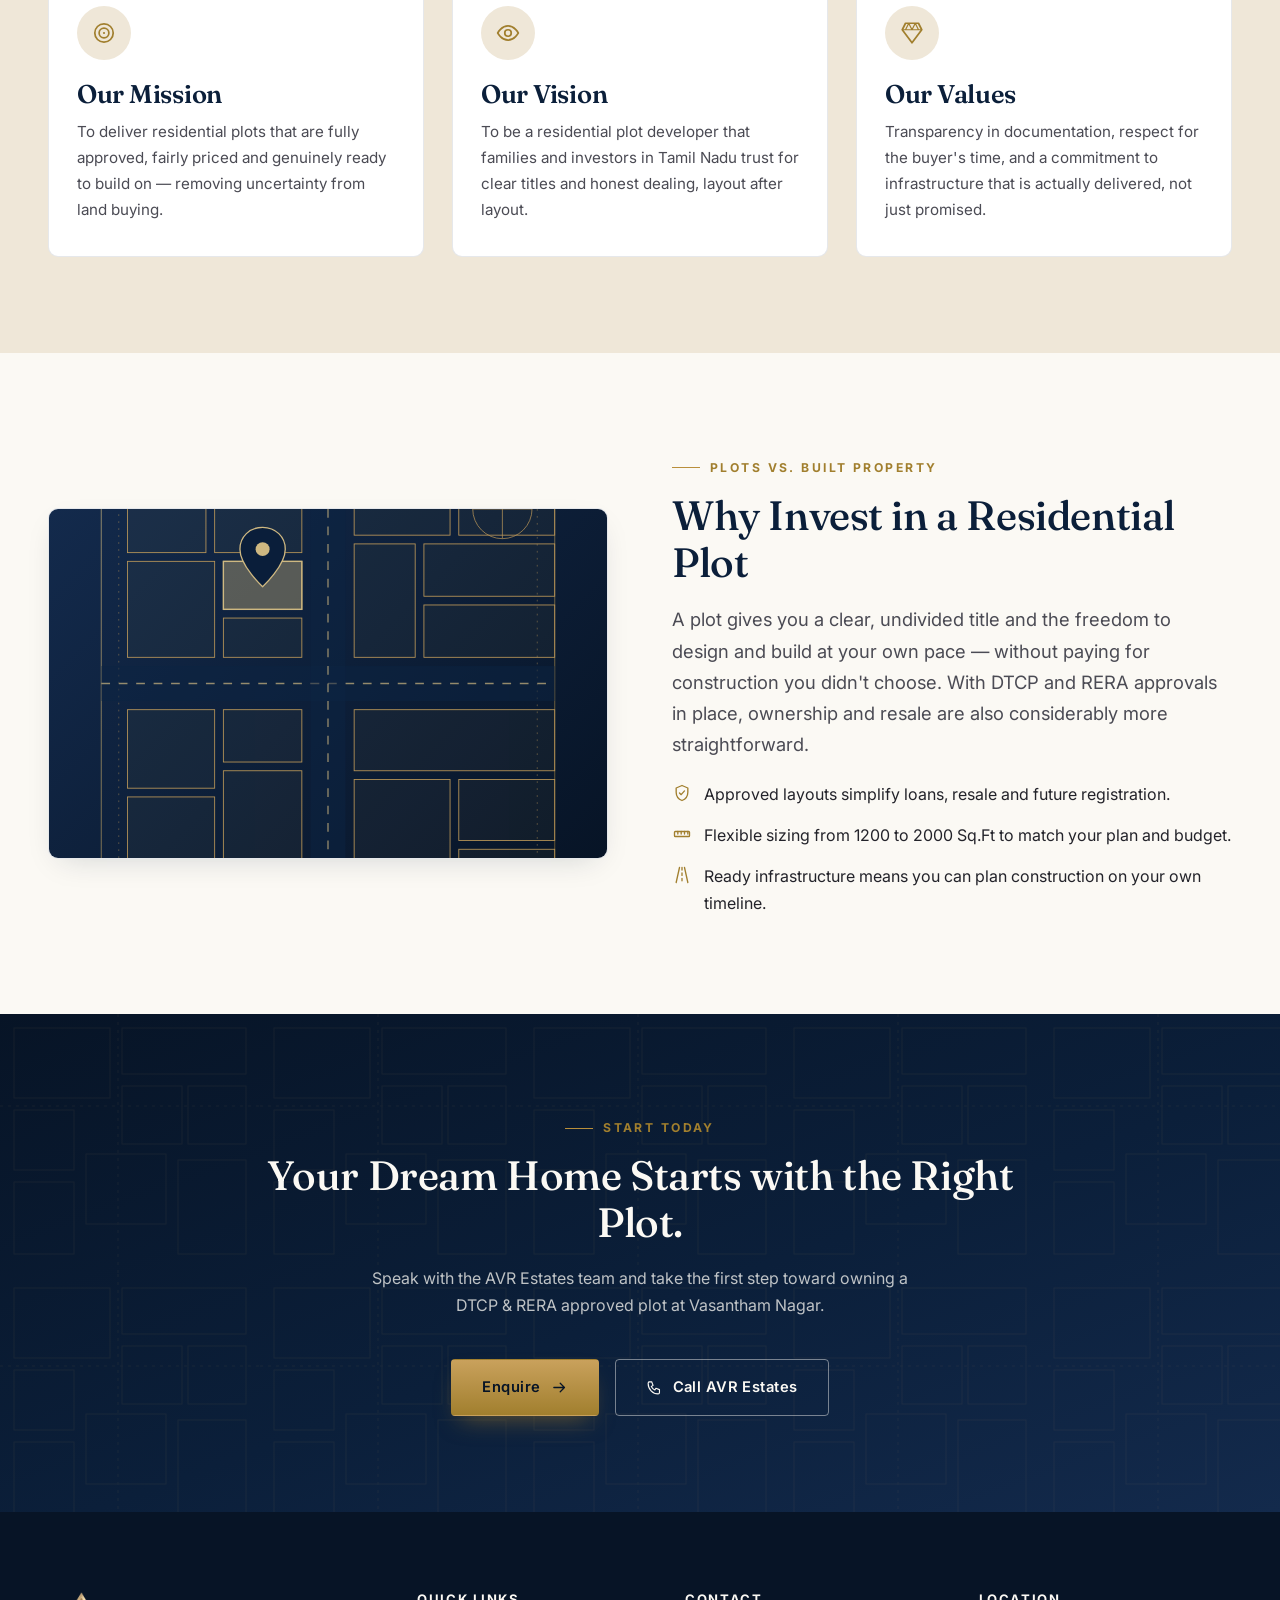
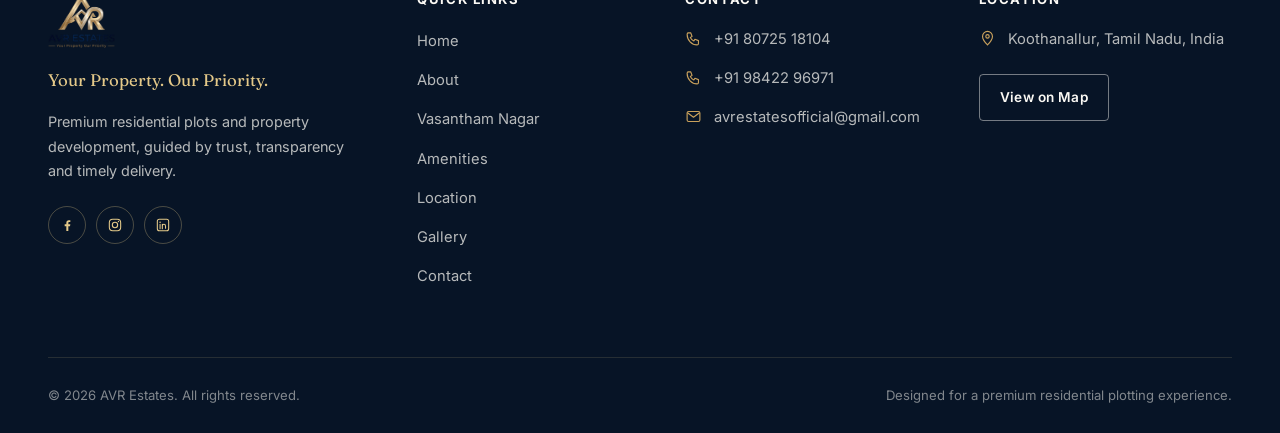
<file: about.html>
<!DOCTYPE html>
<html lang="en">
<head>
<meta charset="UTF-8">
<meta name="viewport" content="width=device-width, initial-scale=1.0, viewport-fit=cover">
<title>About AVR Estates | Premium Plot Developers in Kamalapuram</title>
<meta name="description" content="Learn about AVR Estates — a residential plot developer committed to trust, transparency and timely delivery, currently developing Vasantham Nagar, Kamalapuram.">
<link rel="canonical" href="https://www.avrestates.in/about.html">
<meta property="og:type" content="website">
<meta property="og:title" content="About AVR Estates">
<meta property="og:description" content="A residential plot developer committed to trust, transparency and timely delivery.">
<meta property="og:image" content="https://www.avrestates.in/images/og-image.jpg">
<meta property="og:url" content="https://www.avrestates.in/about.html">
<link rel="icon" href="/images/favicon.ico" sizes="any">
<link rel="apple-touch-icon" href="/images/apple-touch-icon.png">
<link rel="stylesheet" href="css/style.css">
<link rel="preconnect" href="https://fonts.googleapis.com">
<link rel="preconnect" href="https://fonts.gstatic.com" crossorigin>
<link href="https://fonts.googleapis.com/css2?family=Fraunces:opsz,wght@9..144,400;9..144,500;9..144,600&family=Inter:wght@400;500;600;700&display=swap" rel="stylesheet">
</head>
<body>
<svg style="display:none" aria-hidden="true">
  <symbol id="i-phone" viewBox="0 0 24 24"><path d="M4 4h4l2 5-2.5 1.5a11 11 0 005 5L14 13l5 2v4c0 1-.9 2-2 2C9.5 21 3 14.5 3 6c0-1.1.9-2 2-2z" fill="none" stroke="currentColor" stroke-width="1.6" stroke-linecap="round" stroke-linejoin="round"/></symbol>
  <symbol id="i-whatsapp" viewBox="0 0 24 24"><path d="M12 3a9 9 0 00-7.8 13.4L3 21l4.8-1.2A9 9 0 1012 3z" fill="none" stroke="currentColor" stroke-width="1.5"/><path d="M8.6 8.6c.3-.7 1-.7 1.3-.1l.5 1c.2.4.1.8-.1 1.1l-.4.5c-.1.2-.1.4 0 .6.5 1 1.3 1.8 2.3 2.3.2.1.4.1.6 0l.5-.4c.3-.2.7-.3 1.1-.1l1 .5c.6.3.6 1-.1 1.3-.6.3-1.3.5-2 .3-2.3-.5-4.5-2.7-5-5-.2-.7 0-1.4.3-2z" fill="currentColor" stroke="none"/></symbol>
  <symbol id="i-mail" viewBox="0 0 24 24"><rect x="3" y="5" width="18" height="14" rx="2" fill="none" stroke="currentColor" stroke-width="1.6"/><path d="M4 7l8 6 8-6" fill="none" stroke="currentColor" stroke-width="1.6" stroke-linecap="round" stroke-linejoin="round"/></symbol>
  <symbol id="i-pin" viewBox="0 0 24 24"><path d="M12 21s7-7.2 7-12a7 7 0 10-14 0c0 4.8 7 12 7 12z" fill="none" stroke="currentColor" stroke-width="1.6"/><circle cx="12" cy="9" r="2.4" fill="none" stroke="currentColor" stroke-width="1.6"/></symbol>
  <symbol id="i-shield-check" viewBox="0 0 24 24"><path d="M12 3l7 3v5c0 5-3.2 8.5-7 10-3.8-1.5-7-5-7-10V6l7-3z" fill="none" stroke="currentColor" stroke-width="1.6" stroke-linejoin="round"/><path d="M9 12l2 2 4-4.5" fill="none" stroke="currentColor" stroke-width="1.6" stroke-linecap="round" stroke-linejoin="round"/></symbol>
  <symbol id="i-shield" viewBox="0 0 24 24"><path d="M12 3l7 3v5c0 5-3.2 8.5-7 10-3.8-1.5-7-5-7-10V6l7-3z" fill="none" stroke="currentColor" stroke-width="1.6" stroke-linejoin="round"/><circle cx="12" cy="11.5" r="1.3" fill="currentColor" stroke="none"/></symbol>
  <symbol id="i-road" viewBox="0 0 24 24"><path d="M9 3L5 21" fill="none" stroke="currentColor" stroke-width="1.6" stroke-linecap="round"/><path d="M15 3l4 18" fill="none" stroke="currentColor" stroke-width="1.6" stroke-linecap="round"/><path d="M12 3v3M12 9.5v3M12 16v3" fill="none" stroke="currentColor" stroke-width="1.6" stroke-linecap="round"/></symbol>
  <symbol id="i-water" viewBox="0 0 24 24"><path d="M12 3s6 6.8 6 11a6 6 0 11-12 0c0-4.2 6-11 6-11z" fill="none" stroke="currentColor" stroke-width="1.6" stroke-linejoin="round"/></symbol>
  <symbol id="i-bolt" viewBox="0 0 24 24"><path d="M13 2L4 14h6l-1 8 9-12h-6l1-8z" fill="none" stroke="currentColor" stroke-width="1.6" stroke-linejoin="round"/></symbol>
  <symbol id="i-lamp" viewBox="0 0 24 24"><path d="M12 2v3M8 5h8l-1.5 6h-5L8 5z" fill="none" stroke="currentColor" stroke-width="1.6" stroke-linejoin="round"/><path d="M12 11v7M9 21h6" fill="none" stroke="currentColor" stroke-width="1.6" stroke-linecap="round"/></symbol>
  <symbol id="i-ruler" viewBox="0 0 24 24"><rect x="3" y="9" width="18" height="6" rx="1" fill="none" stroke="currentColor" stroke-width="1.6"/><path d="M7 9v3M11 9v3M15 9v3M19 9v3" stroke="currentColor" stroke-width="1.6" stroke-linecap="round"/></symbol>
  <symbol id="i-arrow-right" viewBox="0 0 24 24"><path d="M4 12h15M13 6l6 6-6 6" fill="none" stroke="currentColor" stroke-width="1.8" stroke-linecap="round" stroke-linejoin="round"/></symbol>
  <symbol id="i-chevron-right" viewBox="0 0 24 24"><path d="M9 6l6 6-6 6" fill="none" stroke="currentColor" stroke-width="1.8" stroke-linecap="round" stroke-linejoin="round"/></symbol>
  <symbol id="i-users" viewBox="0 0 24 24"><circle cx="9" cy="8" r="3" fill="none" stroke="currentColor" stroke-width="1.6"/><path d="M3 20c0-3.3 2.7-6 6-6s6 2.7 6 6" fill="none" stroke="currentColor" stroke-width="1.6" stroke-linecap="round"/><circle cx="17" cy="9" r="2.2" fill="none" stroke="currentColor" stroke-width="1.6"/><path d="M15.5 14.2a4.8 4.8 0 016.3 4.3" fill="none" stroke="currentColor" stroke-width="1.6" stroke-linecap="round"/></symbol>
  <symbol id="i-calendar" viewBox="0 0 24 24"><rect x="3.5" y="5" width="17" height="16" rx="2" fill="none" stroke="currentColor" stroke-width="1.6"/><path d="M3.5 10h17M8 3v4M16 3v4" stroke="currentColor" stroke-width="1.6" stroke-linecap="round"/></symbol>
  <symbol id="i-home" viewBox="0 0 24 24"><path d="M4 11l8-7 8 7" fill="none" stroke="currentColor" stroke-width="1.6" stroke-linecap="round" stroke-linejoin="round"/><path d="M6 10v9a1 1 0 001 1h10a1 1 0 001-1v-9" fill="none" stroke="currentColor" stroke-width="1.6" stroke-linecap="round" stroke-linejoin="round"/></symbol>
  <symbol id="i-facebook" viewBox="0 0 24 24"><path d="M14 21v-7h2.5l.5-3H14V9c0-.9.3-1.5 1.6-1.5H17V5c-.3 0-1.2-.1-2.3-.1-2.3 0-3.7 1.4-3.7 3.9V11H8.5v3H11v7h3z" fill="currentColor" stroke="none"/></symbol>
  <symbol id="i-instagram" viewBox="0 0 24 24"><rect x="3.5" y="3.5" width="17" height="17" rx="5" fill="none" stroke="currentColor" stroke-width="1.6"/><circle cx="12" cy="12" r="4" fill="none" stroke="currentColor" stroke-width="1.6"/><circle cx="17.2" cy="6.8" r="1" fill="currentColor" stroke="none"/></symbol>
  <symbol id="i-linkedin" viewBox="0 0 24 24"><rect x="3.5" y="3.5" width="17" height="17" rx="3" fill="none" stroke="currentColor" stroke-width="1.6"/><circle cx="7.6" cy="8" r="1.1" fill="currentColor" stroke="none"/><path d="M7.6 11v6.5M11 11v6.5M11 13.5c0-1.6 1-2.7 2.4-2.7 1.6 0 2.4 1 2.4 2.9v3.3" fill="none" stroke="currentColor" stroke-width="1.6" stroke-linecap="round"/></symbol>
  <symbol id="i-clock" viewBox="0 0 24 24"><circle cx="12" cy="12" r="8.5" fill="none" stroke="currentColor" stroke-width="1.6"/><path d="M12 7.5V12l3 2" fill="none" stroke="currentColor" stroke-width="1.6" stroke-linecap="round" stroke-linejoin="round"/></symbol>
  <symbol id="i-compass" viewBox="0 0 24 24"><circle cx="12" cy="12" r="9" fill="none" stroke="currentColor" stroke-width="1.6"/><path d="M15 9l-2 5-5 2 2-5 5-2z" fill="none" stroke="currentColor" stroke-width="1.4" stroke-linejoin="round"/></symbol>
  <symbol id="i-doc" viewBox="0 0 24 24"><rect x="5" y="3" width="14" height="18" rx="2" fill="none" stroke="currentColor" stroke-width="1.6"/><path d="M8.5 8h7M8.5 12h7M8.5 16h4" stroke="currentColor" stroke-width="1.6" stroke-linecap="round"/></symbol>
  <symbol id="i-grid" viewBox="0 0 24 24"><rect x="3.5" y="3.5" width="7" height="7" fill="none" stroke="currentColor" stroke-width="1.6"/><rect x="13.5" y="3.5" width="7" height="7" fill="none" stroke="currentColor" stroke-width="1.6"/><rect x="3.5" y="13.5" width="7" height="7" fill="none" stroke="currentColor" stroke-width="1.6"/><rect x="13.5" y="13.5" width="7" height="7" fill="none" stroke="currentColor" stroke-width="1.6"/></symbol>
  <symbol id="i-target" viewBox="0 0 24 24"><circle cx="12" cy="12" r="8.5" fill="none" stroke="currentColor" stroke-width="1.6"/><circle cx="12" cy="12" r="4.5" fill="none" stroke="currentColor" stroke-width="1.6"/><circle cx="12" cy="12" r="1" fill="currentColor" stroke="none"/></symbol>
  <symbol id="i-eye" viewBox="0 0 24 24"><path d="M2.5 12S6 5.5 12 5.5 21.5 12 21.5 12 18 18.5 12 18.5 2.5 12 2.5 12z" fill="none" stroke="currentColor" stroke-width="1.6" stroke-linejoin="round"/><circle cx="12" cy="12" r="3" fill="none" stroke="currentColor" stroke-width="1.6"/></symbol>
  <symbol id="i-diamond" viewBox="0 0 24 24"><path d="M6 3h12l3 6-9 12L3 9l3-6z" fill="none" stroke="currentColor" stroke-width="1.6" stroke-linejoin="round"/><path d="M3 9h18M9 3l3 6 3-6M9 3l-3 6M15 3l3 6" fill="none" stroke="currentColor" stroke-width="1.1" stroke-linejoin="round"/></symbol>
  <symbol id="i-camera" viewBox="0 0 24 24"><path d="M4 8h3l1.5-2.5h7L17 8h3a1 1 0 011 1v9a1 1 0 01-1 1H4a1 1 0 01-1-1V9a1 1 0 011-1z" fill="none" stroke="currentColor" stroke-width="1.6" stroke-linejoin="round"/><circle cx="12" cy="13" r="3.5" fill="none" stroke="currentColor" stroke-width="1.6"/></symbol>
  <symbol id="i-menu" viewBox="0 0 24 24"><path d="M4 6h16M4 12h16M4 18h16" stroke="currentColor" stroke-width="1.8" stroke-linecap="round"/></symbol>
</svg>

<header class="navbar">
  <div class="container navbar-inner">
    <a href="index.html" class="nav-brand"><img src="images/avr-logo.png" alt="AVR Estates logo"></a>
    <nav class="nav-links" id="navLinks">
      <a href="index.html">Home</a>
      <a href="about.html" class="active">About</a>
      <a href="vasantham-nagar.html">Vasantham Nagar</a>
      <a href="amenities.html">Amenities</a>
      <a href="location.html">Location</a>
      <a href="gallery.html">Gallery</a>
      <a href="contact.html">Contact</a>
    </nav>
    <div class="nav-cta">
      <a href="tel:+916383940823" class="nav-call"><svg><use href="#i-phone"/></svg> +91 63839 40823</a>
      <a href="vasantham-nagar.html#enquiry" class="btn btn-gold btn-sm">Enquire Now</a>
      <button class="nav-toggle" id="navToggle" aria-label="Toggle menu" aria-expanded="false"><span></span><span></span><span></span></button>
    </div>
  </div>
</header>

<section class="page-header bg-navy-gradient blueprint-bg">
  <div class="container">
    <div class="eyebrow-row"><a href="index.html">Home</a> <svg style="width:14px;height:14px;"><use href="#i-chevron-right"/></svg> <span>About</span></div>
    <h1>About AVR Estates</h1>
    <p>A residential plot developer focused on trust, transparency and timely delivery — building Vasantham Nagar, Kamalapuram.</p>
  </div>
</section>

<section class="section bg-ivory">
  <div class="container two-col">
    <div class="reveal">
      <div class="section-eyebrow">Who We Are</div>
      <h2>Property Decisions Deserve Clarity</h2>
      <p class="lede" style="margin-top:18px;">AVR Estates specialises in residential plots and property development. We work directly with landowners, planning authorities and buyers to bring forward layouts that are properly approved, clearly documented and genuinely livable — not just plotted on paper.</p>
      <p class="lede" style="margin-top:16px;">Our current development, Vasantham Nagar in Kamalapuram, reflects that approach: DTCP and RERA approved, with civic infrastructure — roads, water, electricity, street lighting and security — built into the layout from the outset.</p>
      <div class="stat-row">
        <div class="stat-item"><span class="num">DTCP</span><span class="label">&amp; RERA Approved</span></div>
        <div class="stat-item"><span class="num">1200–2000</span><span class="label">Sq.Ft Plot Options</span></div>
        <div class="stat-item"><span class="num">32-Ft</span><span class="label">Wide Roads</span></div>
      </div>
    </div>
    <div class="reveal">
      <div class="image-frame-illustration">
        <img src="images/site-plan-illustration.svg" alt="Illustrative land parcel and site plan graphic representing AVR Estates' approach to layout planning">
      </div>
    </div>
  </div>
</section>

<section class="section bg-beige">
  <div class="container">
    <div class="section-heading center reveal">
      <div class="section-eyebrow" style="justify-content:center;">What Guides Us</div>
      <h2>Mission, Vision &amp; Values</h2>
    </div>
    <div class="feature-grid" style="margin-top:52px;">
      <div class="feature-card reveal">
        <div class="feature-icon"><svg><use href="#i-target"/></svg></div>
        <h3>Our Mission</h3>
        <p>To deliver residential plots that are fully approved, fairly priced and genuinely ready to build on — removing uncertainty from land buying.</p>
      </div>
      <div class="feature-card reveal">
        <div class="feature-icon"><svg><use href="#i-eye"/></svg></div>
        <h3>Our Vision</h3>
        <p>To be a residential plot developer that families and investors in Tamil Nadu trust for clear titles and honest dealing, layout after layout.</p>
      </div>
      <div class="feature-card reveal">
        <div class="feature-icon"><svg><use href="#i-diamond"/></svg></div>
        <h3>Our Values</h3>
        <p>Transparency in documentation, respect for the buyer's time, and a commitment to infrastructure that is actually delivered, not just promised.</p>
      </div>
    </div>
  </div>
</section>

<section class="section bg-ivory">
  <div class="container two-col">
    <div class="reveal" style="order:2;">
      <div class="section-eyebrow">Plots vs. Built Property</div>
      <h2>Why Invest in a Residential Plot</h2>
      <p class="lede" style="margin-top:18px;">A plot gives you a clear, undivided title and the freedom to design and build at your own pace — without paying for construction you didn't choose. With DTCP and RERA approvals in place, ownership and resale are also considerably more straightforward.</p>
      <ul style="margin-top:20px;display:flex;flex-direction:column;gap:14px;">
        <li style="display:flex;gap:12px;align-items:flex-start;"><svg style="width:20px;height:20px;color:var(--gold-600);flex-shrink:0;margin-top:2px;"><use href="#i-shield-check"/></svg><span>Approved layouts simplify loans, resale and future registration.</span></li>
        <li style="display:flex;gap:12px;align-items:flex-start;"><svg style="width:20px;height:20px;color:var(--gold-600);flex-shrink:0;margin-top:2px;"><use href="#i-ruler"/></svg><span>Flexible sizing from 1200 to 2000 Sq.Ft to match your plan and budget.</span></li>
        <li style="display:flex;gap:12px;align-items:flex-start;"><svg style="width:20px;height:20px;color:var(--gold-600);flex-shrink:0;margin-top:2px;"><use href="#i-road"/></svg><span>Ready infrastructure means you can plan construction on your own timeline.</span></li>
      </ul>
    </div>
    <div class="reveal" style="order:1;">
      <div class="project-card" style="pointer-events:none;">
        <div class="project-card-media"><div class="plan-overlay"></div></div>
      </div>
    </div>
  </div>
</section>

<section class="cta-band bg-navy-gradient blueprint-bg">
  <div class="container reveal">
    <div class="section-eyebrow" style="justify-content:center;">Start Today</div>
    <h2>Your Dream Home Starts with the Right Plot.</h2>
    <p>Speak with the AVR Estates team and take the first step toward owning a DTCP &amp; RERA approved plot at Vasantham Nagar.</p>
    <div class="cta-band-actions">
      <a href="vasantham-nagar.html#enquiry" class="btn btn-gold">Enquire <svg><use href="#i-arrow-right"/></svg></a>
      <a href="tel:+916383940823" class="btn btn-outline-light"><svg><use href="#i-phone"/></svg> Call AVR Estates</a>
    </div>
  </div>
</section>

<footer class="site-footer">
  <div class="container">
    <div class="footer-grid">
      <div class="footer-brand">
        <img src="images/avr-logo.png" alt="AVR Estates logo">
        <p class="tagline">Your Property. Our Priority.</p>
        <p class="desc">Premium residential plots and property development, guided by trust, transparency and timely delivery.</p>
        <div class="social-row">
          <a href="#" aria-label="AVR Estates on Facebook (coming soon)"><svg><use href="#i-facebook"/></svg></a>
          <a href="#" aria-label="AVR Estates on Instagram (coming soon)"><svg><use href="#i-instagram"/></svg></a>
          <a href="#" aria-label="AVR Estates on LinkedIn (coming soon)"><svg><use href="#i-linkedin"/></svg></a>
        </div>
      </div>
      <div class="footer-col">
        <h4>Quick Links</h4>
        <ul>
          <li><a href="index.html">Home</a></li>
          <li><a href="about.html">About</a></li>
          <li><a href="vasantham-nagar.html">Vasantham Nagar</a></li>
          <li><a href="amenities.html">Amenities</a></li>
          <li><a href="location.html">Location</a></li>
          <li><a href="gallery.html">Gallery</a></li>
          <li><a href="contact.html">Contact</a></li>
        </ul>
      </div>
      <div class="footer-col">
        <h4>Contact</h4>
        <div class="footer-contact-item"><svg><use href="#i-phone"/></svg> <a href="tel:+918072518104">+91 80725 18104</a></div>
        <div class="footer-contact-item"><svg><use href="#i-phone"/></svg> <a href="tel:+919842296971">+91 98422 96971</a></div>
        <div class="footer-contact-item"><svg><use href="#i-mail"/></svg> <a href="mailto:avrestatesofficial@gmail.com">avrestatesofficial@gmail.com</a></div>
      </div>
      <div class="footer-col">
        <h4>Location</h4>
        <div class="footer-contact-item"><svg><use href="#i-pin"/></svg> <span>Koothanallur, Tamil Nadu, India</span></div>
        <a href="location.html" class="btn btn-outline-light btn-sm" style="margin-top:8px;">View on Map</a>
      </div>
    </div>
    <div class="footer-bottom">
      <span>&copy; <span id="year"></span> AVR Estates. All rights reserved.</span>
      <span>Designed for a premium residential plotting experience.</span>
    </div>
  </div>
</footer>

<a class="whatsapp-float" href="https://wa.me/916383940823?text=Hello%20AVR%20Estates%2C%20I%20would%20like%20to%20know%20more%20about%20your%20residential%20plots.%20Please%20share%20the%20details." target="_blank" rel="noopener" aria-label="Chat with AVR Estates on WhatsApp">
  <span class="ping"></span><svg><use href="#i-whatsapp"/></svg>
</a>

<nav class="mobile-action-bar">
  <a href="tel:+916383940823"><svg><use href="#i-phone"/></svg> Call</a>
  <a href="https://wa.me/916383940823?text=Hello%20AVR%20Estates%2C%20I%20would%20like%20to%20know%20more%20about%20your%20residential%20plots.%20Please%20share%20the%20details." target="_blank" rel="noopener"><svg><use href="#i-whatsapp"/></svg> WhatsApp</a>
  <a href="vasantham-nagar.html#enquiry" class="enquire-cta"><svg><use href="#i-mail"/></svg> Enquire</a>
</nav>

<script src="js/main.js"></script>
</body>
</html>
</file>
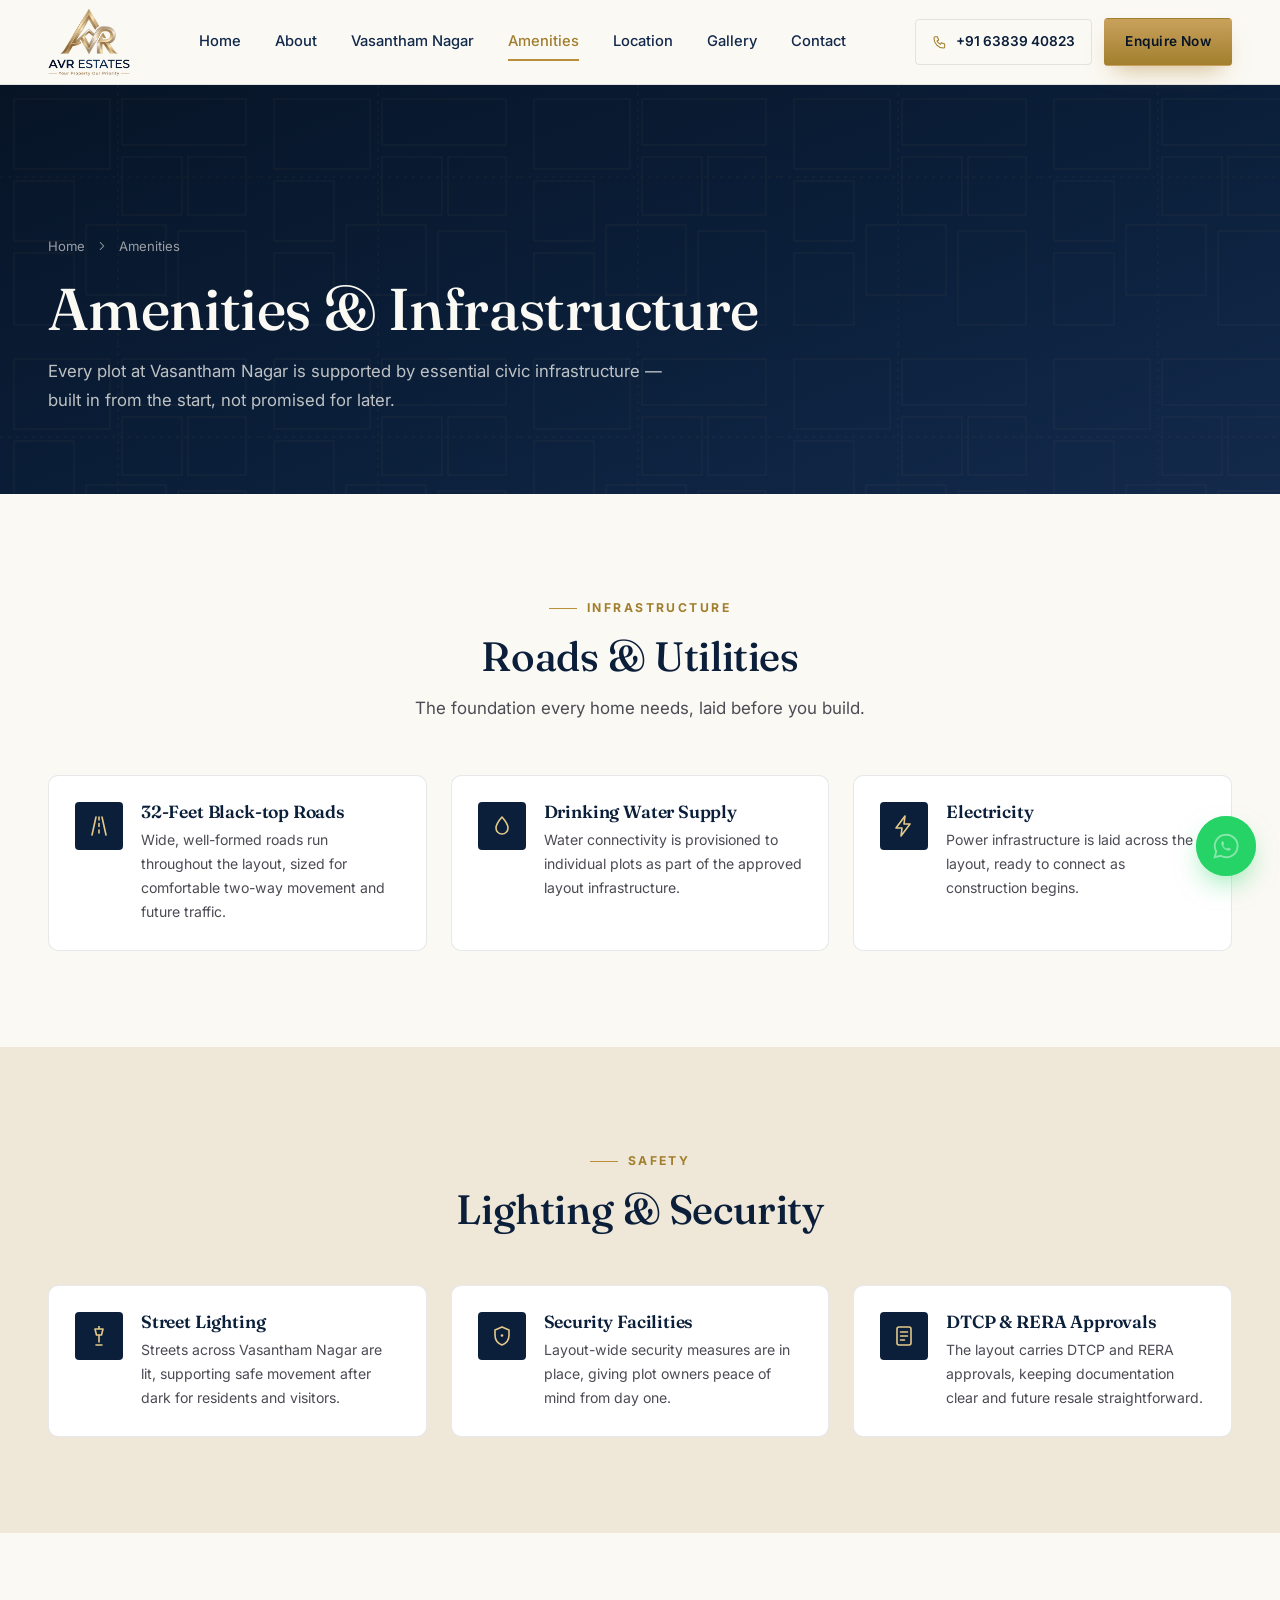
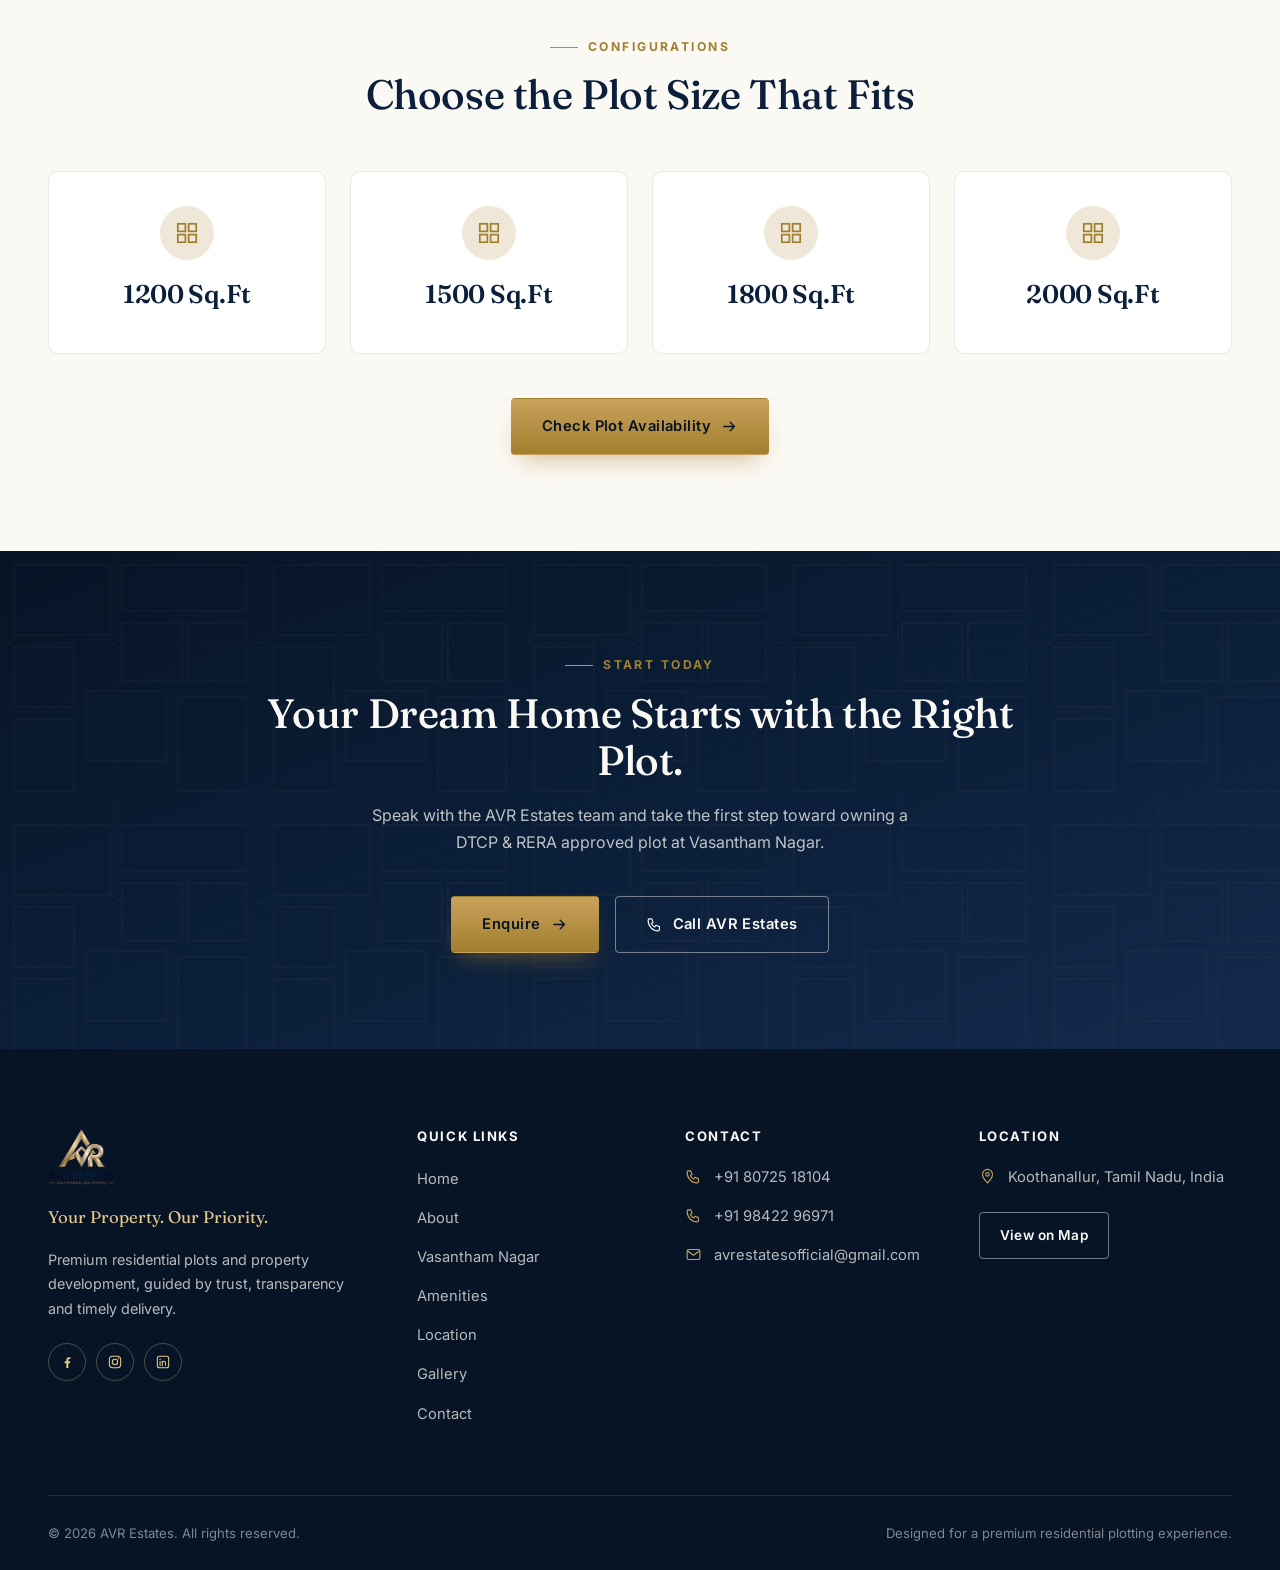
<file: amenities.html>
<!DOCTYPE html>
<html lang="en">
<head>
<meta charset="UTF-8">
<meta name="viewport" content="width=device-width, initial-scale=1.0, viewport-fit=cover">
<title>Amenities &amp; Infrastructure | Vasantham Nagar | AVR Estates</title>
<meta name="description" content="Explore the infrastructure at Vasantham Nagar by AVR Estates — 32-feet roads, drinking water, electricity, street lighting, security, and DTCP & RERA approvals.">
<link rel="canonical" href="https://www.avrestates.in/amenities.html">
<meta property="og:type" content="website">
<meta property="og:title" content="Amenities & Infrastructure | AVR Estates">
<meta property="og:description" content="32-feet roads, drinking water, electricity, street lighting, security, DTCP & RERA approvals at Vasantham Nagar.">
<meta property="og:image" content="https://www.avrestates.in/images/og-image.jpg">
<meta property="og:url" content="https://www.avrestates.in/amenities.html">
<link rel="icon" href="/images/favicon.ico" sizes="any">
<link rel="apple-touch-icon" href="/images/apple-touch-icon.png">
<link rel="stylesheet" href="css/style.css">
<link rel="preconnect" href="https://fonts.googleapis.com">
<link rel="preconnect" href="https://fonts.gstatic.com" crossorigin>
<link href="https://fonts.googleapis.com/css2?family=Fraunces:opsz,wght@9..144,400;9..144,500;9..144,600&family=Inter:wght@400;500;600;700&display=swap" rel="stylesheet">
</head>
<body>
<svg style="display:none" aria-hidden="true">
  <symbol id="i-phone" viewBox="0 0 24 24"><path d="M4 4h4l2 5-2.5 1.5a11 11 0 005 5L14 13l5 2v4c0 1-.9 2-2 2C9.5 21 3 14.5 3 6c0-1.1.9-2 2-2z" fill="none" stroke="currentColor" stroke-width="1.6" stroke-linecap="round" stroke-linejoin="round"/></symbol>
  <symbol id="i-whatsapp" viewBox="0 0 24 24"><path d="M12 3a9 9 0 00-7.8 13.4L3 21l4.8-1.2A9 9 0 1012 3z" fill="none" stroke="currentColor" stroke-width="1.5"/><path d="M8.6 8.6c.3-.7 1-.7 1.3-.1l.5 1c.2.4.1.8-.1 1.1l-.4.5c-.1.2-.1.4 0 .6.5 1 1.3 1.8 2.3 2.3.2.1.4.1.6 0l.5-.4c.3-.2.7-.3 1.1-.1l1 .5c.6.3.6 1-.1 1.3-.6.3-1.3.5-2 .3-2.3-.5-4.5-2.7-5-5-.2-.7 0-1.4.3-2z" fill="currentColor" stroke="none"/></symbol>
  <symbol id="i-mail" viewBox="0 0 24 24"><rect x="3" y="5" width="18" height="14" rx="2" fill="none" stroke="currentColor" stroke-width="1.6"/><path d="M4 7l8 6 8-6" fill="none" stroke="currentColor" stroke-width="1.6" stroke-linecap="round" stroke-linejoin="round"/></symbol>
  <symbol id="i-pin" viewBox="0 0 24 24"><path d="M12 21s7-7.2 7-12a7 7 0 10-14 0c0 4.8 7 12 7 12z" fill="none" stroke="currentColor" stroke-width="1.6"/><circle cx="12" cy="9" r="2.4" fill="none" stroke="currentColor" stroke-width="1.6"/></symbol>
  <symbol id="i-shield-check" viewBox="0 0 24 24"><path d="M12 3l7 3v5c0 5-3.2 8.5-7 10-3.8-1.5-7-5-7-10V6l7-3z" fill="none" stroke="currentColor" stroke-width="1.6" stroke-linejoin="round"/><path d="M9 12l2 2 4-4.5" fill="none" stroke="currentColor" stroke-width="1.6" stroke-linecap="round" stroke-linejoin="round"/></symbol>
  <symbol id="i-shield" viewBox="0 0 24 24"><path d="M12 3l7 3v5c0 5-3.2 8.5-7 10-3.8-1.5-7-5-7-10V6l7-3z" fill="none" stroke="currentColor" stroke-width="1.6" stroke-linejoin="round"/><circle cx="12" cy="11.5" r="1.3" fill="currentColor" stroke="none"/></symbol>
  <symbol id="i-road" viewBox="0 0 24 24"><path d="M9 3L5 21" fill="none" stroke="currentColor" stroke-width="1.6" stroke-linecap="round"/><path d="M15 3l4 18" fill="none" stroke="currentColor" stroke-width="1.6" stroke-linecap="round"/><path d="M12 3v3M12 9.5v3M12 16v3" fill="none" stroke="currentColor" stroke-width="1.6" stroke-linecap="round"/></symbol>
  <symbol id="i-water" viewBox="0 0 24 24"><path d="M12 3s6 6.8 6 11a6 6 0 11-12 0c0-4.2 6-11 6-11z" fill="none" stroke="currentColor" stroke-width="1.6" stroke-linejoin="round"/></symbol>
  <symbol id="i-bolt" viewBox="0 0 24 24"><path d="M13 2L4 14h6l-1 8 9-12h-6l1-8z" fill="none" stroke="currentColor" stroke-width="1.6" stroke-linejoin="round"/></symbol>
  <symbol id="i-lamp" viewBox="0 0 24 24"><path d="M12 2v3M8 5h8l-1.5 6h-5L8 5z" fill="none" stroke="currentColor" stroke-width="1.6" stroke-linejoin="round"/><path d="M12 11v7M9 21h6" fill="none" stroke="currentColor" stroke-width="1.6" stroke-linecap="round"/></symbol>
  <symbol id="i-ruler" viewBox="0 0 24 24"><rect x="3" y="9" width="18" height="6" rx="1" fill="none" stroke="currentColor" stroke-width="1.6"/><path d="M7 9v3M11 9v3M15 9v3M19 9v3" stroke="currentColor" stroke-width="1.6" stroke-linecap="round"/></symbol>
  <symbol id="i-arrow-right" viewBox="0 0 24 24"><path d="M4 12h15M13 6l6 6-6 6" fill="none" stroke="currentColor" stroke-width="1.8" stroke-linecap="round" stroke-linejoin="round"/></symbol>
  <symbol id="i-chevron-right" viewBox="0 0 24 24"><path d="M9 6l6 6-6 6" fill="none" stroke="currentColor" stroke-width="1.8" stroke-linecap="round" stroke-linejoin="round"/></symbol>
  <symbol id="i-users" viewBox="0 0 24 24"><circle cx="9" cy="8" r="3" fill="none" stroke="currentColor" stroke-width="1.6"/><path d="M3 20c0-3.3 2.7-6 6-6s6 2.7 6 6" fill="none" stroke="currentColor" stroke-width="1.6" stroke-linecap="round"/><circle cx="17" cy="9" r="2.2" fill="none" stroke="currentColor" stroke-width="1.6"/><path d="M15.5 14.2a4.8 4.8 0 016.3 4.3" fill="none" stroke="currentColor" stroke-width="1.6" stroke-linecap="round"/></symbol>
  <symbol id="i-calendar" viewBox="0 0 24 24"><rect x="3.5" y="5" width="17" height="16" rx="2" fill="none" stroke="currentColor" stroke-width="1.6"/><path d="M3.5 10h17M8 3v4M16 3v4" stroke="currentColor" stroke-width="1.6" stroke-linecap="round"/></symbol>
  <symbol id="i-home" viewBox="0 0 24 24"><path d="M4 11l8-7 8 7" fill="none" stroke="currentColor" stroke-width="1.6" stroke-linecap="round" stroke-linejoin="round"/><path d="M6 10v9a1 1 0 001 1h10a1 1 0 001-1v-9" fill="none" stroke="currentColor" stroke-width="1.6" stroke-linecap="round" stroke-linejoin="round"/></symbol>
  <symbol id="i-facebook" viewBox="0 0 24 24"><path d="M14 21v-7h2.5l.5-3H14V9c0-.9.3-1.5 1.6-1.5H17V5c-.3 0-1.2-.1-2.3-.1-2.3 0-3.7 1.4-3.7 3.9V11H8.5v3H11v7h3z" fill="currentColor" stroke="none"/></symbol>
  <symbol id="i-instagram" viewBox="0 0 24 24"><rect x="3.5" y="3.5" width="17" height="17" rx="5" fill="none" stroke="currentColor" stroke-width="1.6"/><circle cx="12" cy="12" r="4" fill="none" stroke="currentColor" stroke-width="1.6"/><circle cx="17.2" cy="6.8" r="1" fill="currentColor" stroke="none"/></symbol>
  <symbol id="i-linkedin" viewBox="0 0 24 24"><rect x="3.5" y="3.5" width="17" height="17" rx="3" fill="none" stroke="currentColor" stroke-width="1.6"/><circle cx="7.6" cy="8" r="1.1" fill="currentColor" stroke="none"/><path d="M7.6 11v6.5M11 11v6.5M11 13.5c0-1.6 1-2.7 2.4-2.7 1.6 0 2.4 1 2.4 2.9v3.3" fill="none" stroke="currentColor" stroke-width="1.6" stroke-linecap="round"/></symbol>
  <symbol id="i-clock" viewBox="0 0 24 24"><circle cx="12" cy="12" r="8.5" fill="none" stroke="currentColor" stroke-width="1.6"/><path d="M12 7.5V12l3 2" fill="none" stroke="currentColor" stroke-width="1.6" stroke-linecap="round" stroke-linejoin="round"/></symbol>
  <symbol id="i-compass" viewBox="0 0 24 24"><circle cx="12" cy="12" r="9" fill="none" stroke="currentColor" stroke-width="1.6"/><path d="M15 9l-2 5-5 2 2-5 5-2z" fill="none" stroke="currentColor" stroke-width="1.4" stroke-linejoin="round"/></symbol>
  <symbol id="i-doc" viewBox="0 0 24 24"><rect x="5" y="3" width="14" height="18" rx="2" fill="none" stroke="currentColor" stroke-width="1.6"/><path d="M8.5 8h7M8.5 12h7M8.5 16h4" stroke="currentColor" stroke-width="1.6" stroke-linecap="round"/></symbol>
  <symbol id="i-grid" viewBox="0 0 24 24"><rect x="3.5" y="3.5" width="7" height="7" fill="none" stroke="currentColor" stroke-width="1.6"/><rect x="13.5" y="3.5" width="7" height="7" fill="none" stroke="currentColor" stroke-width="1.6"/><rect x="3.5" y="13.5" width="7" height="7" fill="none" stroke="currentColor" stroke-width="1.6"/><rect x="13.5" y="13.5" width="7" height="7" fill="none" stroke="currentColor" stroke-width="1.6"/></symbol>
  <symbol id="i-target" viewBox="0 0 24 24"><circle cx="12" cy="12" r="8.5" fill="none" stroke="currentColor" stroke-width="1.6"/><circle cx="12" cy="12" r="4.5" fill="none" stroke="currentColor" stroke-width="1.6"/><circle cx="12" cy="12" r="1" fill="currentColor" stroke="none"/></symbol>
  <symbol id="i-eye" viewBox="0 0 24 24"><path d="M2.5 12S6 5.5 12 5.5 21.5 12 21.5 12 18 18.5 12 18.5 2.5 12 2.5 12z" fill="none" stroke="currentColor" stroke-width="1.6" stroke-linejoin="round"/><circle cx="12" cy="12" r="3" fill="none" stroke="currentColor" stroke-width="1.6"/></symbol>
  <symbol id="i-diamond" viewBox="0 0 24 24"><path d="M6 3h12l3 6-9 12L3 9l3-6z" fill="none" stroke="currentColor" stroke-width="1.6" stroke-linejoin="round"/><path d="M3 9h18M9 3l3 6 3-6M9 3l-3 6M15 3l3 6" fill="none" stroke="currentColor" stroke-width="1.1" stroke-linejoin="round"/></symbol>
  <symbol id="i-camera" viewBox="0 0 24 24"><path d="M4 8h3l1.5-2.5h7L17 8h3a1 1 0 011 1v9a1 1 0 01-1 1H4a1 1 0 01-1-1V9a1 1 0 011-1z" fill="none" stroke="currentColor" stroke-width="1.6" stroke-linejoin="round"/><circle cx="12" cy="13" r="3.5" fill="none" stroke="currentColor" stroke-width="1.6"/></symbol>
  <symbol id="i-menu" viewBox="0 0 24 24"><path d="M4 6h16M4 12h16M4 18h16" stroke="currentColor" stroke-width="1.8" stroke-linecap="round"/></symbol>
</svg>

<header class="navbar">
  <div class="container navbar-inner">
    <a href="index.html" class="nav-brand"><img src="images/avr-logo.png" alt="AVR Estates logo"></a>
    <nav class="nav-links" id="navLinks">
      <a href="index.html">Home</a>
      <a href="about.html">About</a>
      <a href="vasantham-nagar.html">Vasantham Nagar</a>
      <a href="amenities.html" class="active">Amenities</a>
      <a href="location.html">Location</a>
      <a href="gallery.html">Gallery</a>
      <a href="contact.html">Contact</a>
    </nav>
    <div class="nav-cta">
      <a href="tel:+916383940823" class="nav-call"><svg><use href="#i-phone"/></svg> +91 63839 40823</a>
      <a href="vasantham-nagar.html#enquiry" class="btn btn-gold btn-sm">Enquire Now</a>
      <button class="nav-toggle" id="navToggle" aria-label="Toggle menu" aria-expanded="false"><span></span><span></span><span></span></button>
    </div>
  </div>
</header>

<section class="page-header bg-navy-gradient blueprint-bg">
  <div class="container">
    <div class="eyebrow-row"><a href="index.html">Home</a> <svg style="width:14px;height:14px;"><use href="#i-chevron-right"/></svg> <span>Amenities</span></div>
    <h1>Amenities &amp; Infrastructure</h1>
    <p>Every plot at Vasantham Nagar is supported by essential civic infrastructure — built in from the start, not promised for later.</p>
  </div>
</section>

<section class="section bg-ivory">
  <div class="container">
    <div class="section-heading center reveal">
      <div class="section-eyebrow" style="justify-content:center;">Infrastructure</div>
      <h2>Roads &amp; Utilities</h2>
      <p>The foundation every home needs, laid before you build.</p>
    </div>
    <div class="amenity-grid" style="margin-top:52px;">
      <div class="amenity-card reveal">
        <div class="amenity-icon"><svg><use href="#i-road"/></svg></div>
        <div><h4>32-Feet Black-top Roads</h4><p>Wide, well-formed roads run throughout the layout, sized for comfortable two-way movement and future traffic.</p></div>
      </div>
      <div class="amenity-card reveal">
        <div class="amenity-icon"><svg><use href="#i-water"/></svg></div>
        <div><h4>Drinking Water Supply</h4><p>Water connectivity is provisioned to individual plots as part of the approved layout infrastructure.</p></div>
      </div>
      <div class="amenity-card reveal">
        <div class="amenity-icon"><svg><use href="#i-bolt"/></svg></div>
        <div><h4>Electricity</h4><p>Power infrastructure is laid across the layout, ready to connect as construction begins.</p></div>
      </div>
    </div>
  </div>
</section>

<section class="section bg-beige">
  <div class="container">
    <div class="section-heading center reveal">
      <div class="section-eyebrow" style="justify-content:center;">Safety</div>
      <h2>Lighting &amp; Security</h2>
    </div>
    <div class="amenity-grid" style="margin-top:52px;">
      <div class="amenity-card reveal">
        <div class="amenity-icon"><svg><use href="#i-lamp"/></svg></div>
        <div><h4>Street Lighting</h4><p>Streets across Vasantham Nagar are lit, supporting safe movement after dark for residents and visitors.</p></div>
      </div>
      <div class="amenity-card reveal">
        <div class="amenity-icon"><svg><use href="#i-shield"/></svg></div>
        <div><h4>Security Facilities</h4><p>Layout-wide security measures are in place, giving plot owners peace of mind from day one.</p></div>
      </div>
      <div class="amenity-card reveal">
        <div class="amenity-icon"><svg><use href="#i-doc"/></svg></div>
        <div><h4>DTCP &amp; RERA Approvals</h4><p>The layout carries DTCP and RERA approvals, keeping documentation clear and future resale straightforward.</p></div>
      </div>
    </div>
  </div>
</section>

<section class="section bg-ivory">
  <div class="container">
    <div class="section-heading center reveal">
      <div class="section-eyebrow" style="justify-content:center;">Configurations</div>
      <h2>Choose the Plot Size That Fits</h2>
    </div>
    <div class="amenity-grid" style="margin-top:52px;grid-template-columns:repeat(4,1fr);">
      <div class="feature-card reveal" style="text-align:center;">
        <div class="feature-icon" style="margin:0 auto 20px;"><svg><use href="#i-grid"/></svg></div>
        <h3>1200 Sq.Ft</h3>
      </div>
      <div class="feature-card reveal" style="text-align:center;">
        <div class="feature-icon" style="margin:0 auto 20px;"><svg><use href="#i-grid"/></svg></div>
        <h3>1500 Sq.Ft</h3>
      </div>
      <div class="feature-card reveal" style="text-align:center;">
        <div class="feature-icon" style="margin:0 auto 20px;"><svg><use href="#i-grid"/></svg></div>
        <h3>1800 Sq.Ft</h3>
      </div>
      <div class="feature-card reveal" style="text-align:center;">
        <div class="feature-icon" style="margin:0 auto 20px;"><svg><use href="#i-grid"/></svg></div>
        <h3>2000 Sq.Ft</h3>
      </div>
    </div>
    <div style="text-align:center;margin-top:44px;">
      <a href="vasantham-nagar.html#enquiry" class="btn btn-gold">Check Plot Availability <svg><use href="#i-arrow-right"/></svg></a>
    </div>
  </div>
</section>

<section class="cta-band bg-navy-gradient blueprint-bg">
  <div class="container reveal">
    <div class="section-eyebrow" style="justify-content:center;">Start Today</div>
    <h2>Your Dream Home Starts with the Right Plot.</h2>
    <p>Speak with the AVR Estates team and take the first step toward owning a DTCP &amp; RERA approved plot at Vasantham Nagar.</p>
    <div class="cta-band-actions">
      <a href="vasantham-nagar.html#enquiry" class="btn btn-gold">Enquire <svg><use href="#i-arrow-right"/></svg></a>
      <a href="tel:+916383940823" class="btn btn-outline-light"><svg><use href="#i-phone"/></svg> Call AVR Estates</a>
    </div>
  </div>
</section>

<footer class="site-footer">
  <div class="container">
    <div class="footer-grid">
      <div class="footer-brand">
        <img src="images/avr-logo.png" alt="AVR Estates logo">
        <p class="tagline">Your Property. Our Priority.</p>
        <p class="desc">Premium residential plots and property development, guided by trust, transparency and timely delivery.</p>
        <div class="social-row">
          <a href="#" aria-label="AVR Estates on Facebook (coming soon)"><svg><use href="#i-facebook"/></svg></a>
          <a href="#" aria-label="AVR Estates on Instagram (coming soon)"><svg><use href="#i-instagram"/></svg></a>
          <a href="#" aria-label="AVR Estates on LinkedIn (coming soon)"><svg><use href="#i-linkedin"/></svg></a>
        </div>
      </div>
      <div class="footer-col">
        <h4>Quick Links</h4>
        <ul>
          <li><a href="index.html">Home</a></li>
          <li><a href="about.html">About</a></li>
          <li><a href="vasantham-nagar.html">Vasantham Nagar</a></li>
          <li><a href="amenities.html">Amenities</a></li>
          <li><a href="location.html">Location</a></li>
          <li><a href="gallery.html">Gallery</a></li>
          <li><a href="contact.html">Contact</a></li>
        </ul>
      </div>
      <div class="footer-col">
        <h4>Contact</h4>
        <div class="footer-contact-item"><svg><use href="#i-phone"/></svg> <a href="tel:+918072518104">+91 80725 18104</a></div>
        <div class="footer-contact-item"><svg><use href="#i-phone"/></svg> <a href="tel:+919842296971">+91 98422 96971</a></div>
        <div class="footer-contact-item"><svg><use href="#i-mail"/></svg> <a href="mailto:avrestatesofficial@gmail.com">avrestatesofficial@gmail.com</a></div>
      </div>
      <div class="footer-col">
        <h4>Location</h4>
        <div class="footer-contact-item"><svg><use href="#i-pin"/></svg> <span>Koothanallur, Tamil Nadu, India</span></div>
        <a href="location.html" class="btn btn-outline-light btn-sm" style="margin-top:8px;">View on Map</a>
      </div>
    </div>
    <div class="footer-bottom">
      <span>&copy; <span id="year"></span> AVR Estates. All rights reserved.</span>
      <span>Designed for a premium residential plotting experience.</span>
    </div>
  </div>
</footer>

<a class="whatsapp-float" href="https://wa.me/916383940823?text=Hello%20AVR%20Estates%2C%20I%20would%20like%20to%20know%20more%20about%20your%20residential%20plots.%20Please%20share%20the%20details." target="_blank" rel="noopener" aria-label="Chat with AVR Estates on WhatsApp">
  <span class="ping"></span><svg><use href="#i-whatsapp"/></svg>
</a>

<nav class="mobile-action-bar">
  <a href="tel:+916383940823"><svg><use href="#i-phone"/></svg> Call</a>
  <a href="https://wa.me/916383940823?text=Hello%20AVR%20Estates%2C%20I%20would%20like%20to%20know%20more%20about%20your%20residential%20plots.%20Please%20share%20the%20details." target="_blank" rel="noopener"><svg><use href="#i-whatsapp"/></svg> WhatsApp</a>
  <a href="vasantham-nagar.html#enquiry" class="enquire-cta"><svg><use href="#i-mail"/></svg> Enquire</a>
</nav>

<script src="js/main.js"></script>
</body>
</html>
</file>
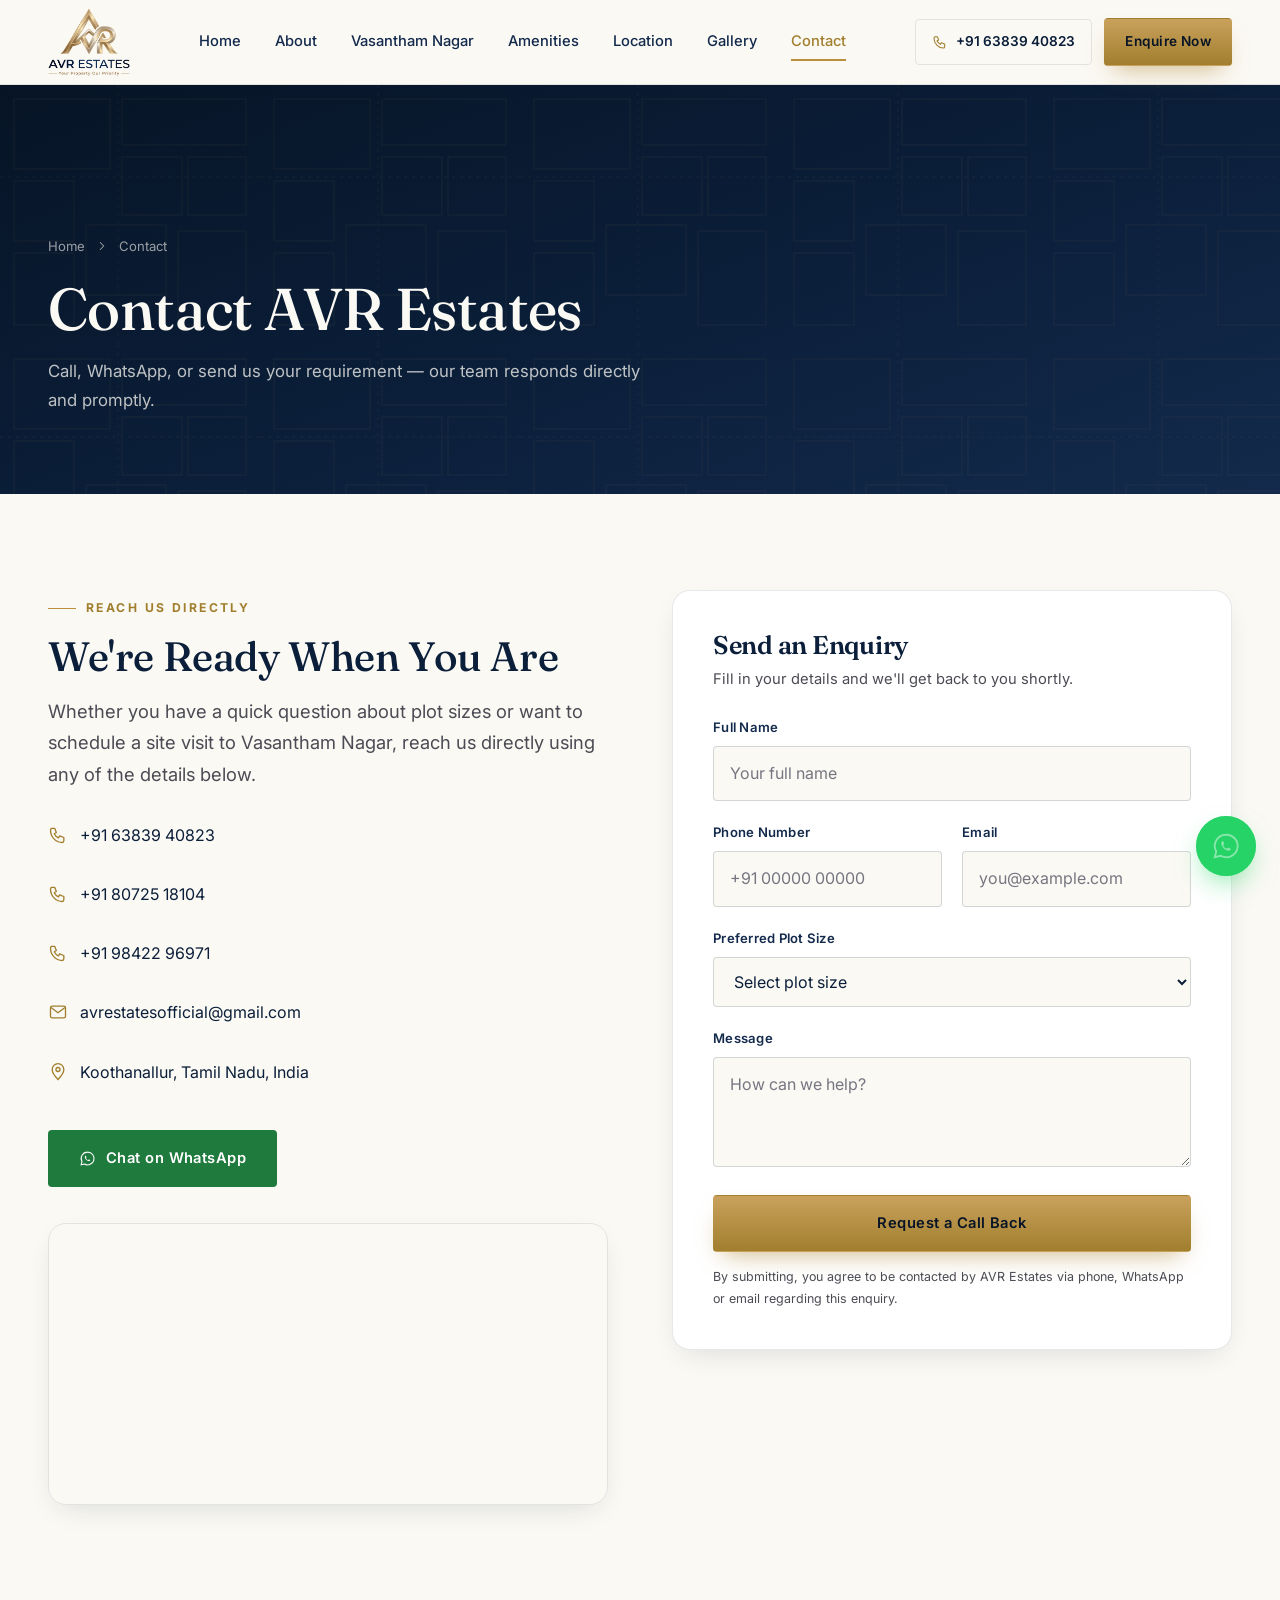
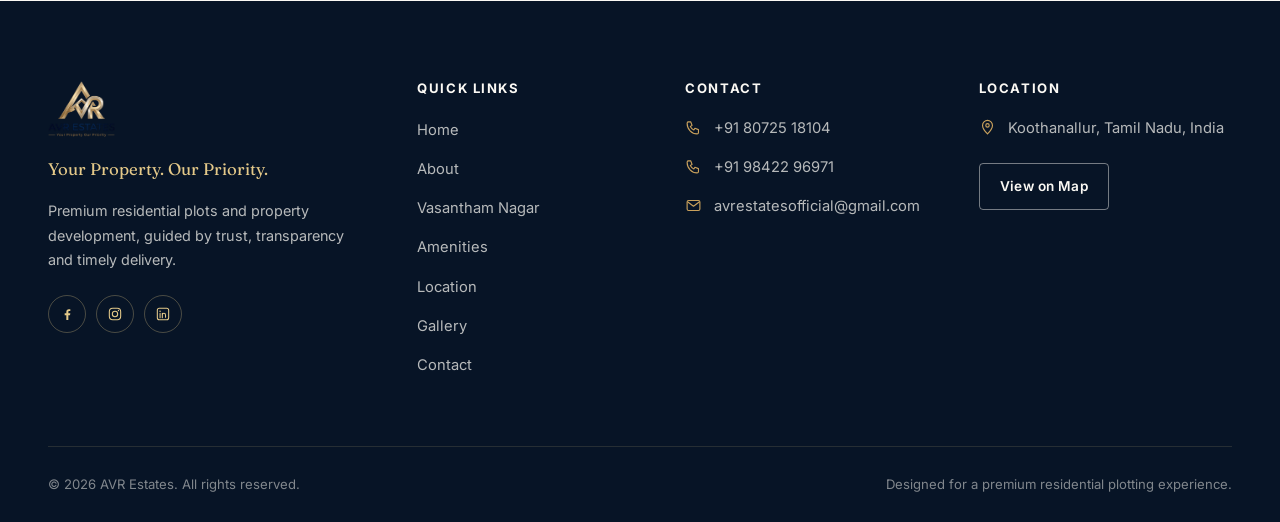
<file: contact.html>
<!DOCTYPE html>
<html lang="en">
<head>
<meta charset="UTF-8">
<meta name="viewport" content="width=device-width, initial-scale=1.0, viewport-fit=cover">
<title>Contact AVR Estates | Kamalapuram, Thiruvarur</title>
<meta name="description" content="Contact AVR Estates for enquiries about residential plots at Vasantham Nagar,Bharathi Moolangudi Kamalapuram. Call, WhatsApp, or send us your requirement.">
<link rel="canonical" href="https://www.avrestates.in/contact.html">
<meta property="og:type" content="website">
<meta property="og:title" content="Contact AVR Estates">
<meta property="og:description" content="Call, WhatsApp, or write to AVR Estates about residential plots at Vasantham Nagar, Kamalapuram.">
<meta property="og:image" content="https://www.avrestates.in/images/og-image.jpg">
<meta property="og:url" content="https://www.avrestates.in/contact.html">
<link rel="icon" href="/images/favicon.ico" sizes="any">
<link rel="apple-touch-icon" href="/images/apple-touch-icon.png">
<link rel="stylesheet" href="css/style.css">
<link rel="preconnect" href="https://fonts.googleapis.com">
<link rel="preconnect" href="https://fonts.gstatic.com" crossorigin>
<link href="https://fonts.googleapis.com/css2?family=Fraunces:opsz,wght@9..144,400;9..144,500;9..144,600&family=Inter:wght@400;500;600;700&display=swap" rel="stylesheet">
</head>
<body>
<svg style="display:none" aria-hidden="true">
  <symbol id="i-phone" viewBox="0 0 24 24"><path d="M4 4h4l2 5-2.5 1.5a11 11 0 005 5L14 13l5 2v4c0 1-.9 2-2 2C9.5 21 3 14.5 3 6c0-1.1.9-2 2-2z" fill="none" stroke="currentColor" stroke-width="1.6" stroke-linecap="round" stroke-linejoin="round"/></symbol>
  <symbol id="i-whatsapp" viewBox="0 0 24 24"><path d="M12 3a9 9 0 00-7.8 13.4L3 21l4.8-1.2A9 9 0 1012 3z" fill="none" stroke="currentColor" stroke-width="1.5"/><path d="M8.6 8.6c.3-.7 1-.7 1.3-.1l.5 1c.2.4.1.8-.1 1.1l-.4.5c-.1.2-.1.4 0 .6.5 1 1.3 1.8 2.3 2.3.2.1.4.1.6 0l.5-.4c.3-.2.7-.3 1.1-.1l1 .5c.6.3.6 1-.1 1.3-.6.3-1.3.5-2 .3-2.3-.5-4.5-2.7-5-5-.2-.7 0-1.4.3-2z" fill="currentColor" stroke="none"/></symbol>
  <symbol id="i-mail" viewBox="0 0 24 24"><rect x="3" y="5" width="18" height="14" rx="2" fill="none" stroke="currentColor" stroke-width="1.6"/><path d="M4 7l8 6 8-6" fill="none" stroke="currentColor" stroke-width="1.6" stroke-linecap="round" stroke-linejoin="round"/></symbol>
  <symbol id="i-pin" viewBox="0 0 24 24"><path d="M12 21s7-7.2 7-12a7 7 0 10-14 0c0 4.8 7 12 7 12z" fill="none" stroke="currentColor" stroke-width="1.6"/><circle cx="12" cy="9" r="2.4" fill="none" stroke="currentColor" stroke-width="1.6"/></symbol>
  <symbol id="i-shield-check" viewBox="0 0 24 24"><path d="M12 3l7 3v5c0 5-3.2 8.5-7 10-3.8-1.5-7-5-7-10V6l7-3z" fill="none" stroke="currentColor" stroke-width="1.6" stroke-linejoin="round"/><path d="M9 12l2 2 4-4.5" fill="none" stroke="currentColor" stroke-width="1.6" stroke-linecap="round" stroke-linejoin="round"/></symbol>
  <symbol id="i-shield" viewBox="0 0 24 24"><path d="M12 3l7 3v5c0 5-3.2 8.5-7 10-3.8-1.5-7-5-7-10V6l7-3z" fill="none" stroke="currentColor" stroke-width="1.6" stroke-linejoin="round"/><circle cx="12" cy="11.5" r="1.3" fill="currentColor" stroke="none"/></symbol>
  <symbol id="i-road" viewBox="0 0 24 24"><path d="M9 3L5 21" fill="none" stroke="currentColor" stroke-width="1.6" stroke-linecap="round"/><path d="M15 3l4 18" fill="none" stroke="currentColor" stroke-width="1.6" stroke-linecap="round"/><path d="M12 3v3M12 9.5v3M12 16v3" fill="none" stroke="currentColor" stroke-width="1.6" stroke-linecap="round"/></symbol>
  <symbol id="i-water" viewBox="0 0 24 24"><path d="M12 3s6 6.8 6 11a6 6 0 11-12 0c0-4.2 6-11 6-11z" fill="none" stroke="currentColor" stroke-width="1.6" stroke-linejoin="round"/></symbol>
  <symbol id="i-bolt" viewBox="0 0 24 24"><path d="M13 2L4 14h6l-1 8 9-12h-6l1-8z" fill="none" stroke="currentColor" stroke-width="1.6" stroke-linejoin="round"/></symbol>
  <symbol id="i-lamp" viewBox="0 0 24 24"><path d="M12 2v3M8 5h8l-1.5 6h-5L8 5z" fill="none" stroke="currentColor" stroke-width="1.6" stroke-linejoin="round"/><path d="M12 11v7M9 21h6" fill="none" stroke="currentColor" stroke-width="1.6" stroke-linecap="round"/></symbol>
  <symbol id="i-ruler" viewBox="0 0 24 24"><rect x="3" y="9" width="18" height="6" rx="1" fill="none" stroke="currentColor" stroke-width="1.6"/><path d="M7 9v3M11 9v3M15 9v3M19 9v3" stroke="currentColor" stroke-width="1.6" stroke-linecap="round"/></symbol>
  <symbol id="i-arrow-right" viewBox="0 0 24 24"><path d="M4 12h15M13 6l6 6-6 6" fill="none" stroke="currentColor" stroke-width="1.8" stroke-linecap="round" stroke-linejoin="round"/></symbol>
  <symbol id="i-chevron-right" viewBox="0 0 24 24"><path d="M9 6l6 6-6 6" fill="none" stroke="currentColor" stroke-width="1.8" stroke-linecap="round" stroke-linejoin="round"/></symbol>
  <symbol id="i-users" viewBox="0 0 24 24"><circle cx="9" cy="8" r="3" fill="none" stroke="currentColor" stroke-width="1.6"/><path d="M3 20c0-3.3 2.7-6 6-6s6 2.7 6 6" fill="none" stroke="currentColor" stroke-width="1.6" stroke-linecap="round"/><circle cx="17" cy="9" r="2.2" fill="none" stroke="currentColor" stroke-width="1.6"/><path d="M15.5 14.2a4.8 4.8 0 016.3 4.3" fill="none" stroke="currentColor" stroke-width="1.6" stroke-linecap="round"/></symbol>
  <symbol id="i-calendar" viewBox="0 0 24 24"><rect x="3.5" y="5" width="17" height="16" rx="2" fill="none" stroke="currentColor" stroke-width="1.6"/><path d="M3.5 10h17M8 3v4M16 3v4" stroke="currentColor" stroke-width="1.6" stroke-linecap="round"/></symbol>
  <symbol id="i-home" viewBox="0 0 24 24"><path d="M4 11l8-7 8 7" fill="none" stroke="currentColor" stroke-width="1.6" stroke-linecap="round" stroke-linejoin="round"/><path d="M6 10v9a1 1 0 001 1h10a1 1 0 001-1v-9" fill="none" stroke="currentColor" stroke-width="1.6" stroke-linecap="round" stroke-linejoin="round"/></symbol>
  <symbol id="i-facebook" viewBox="0 0 24 24"><path d="M14 21v-7h2.5l.5-3H14V9c0-.9.3-1.5 1.6-1.5H17V5c-.3 0-1.2-.1-2.3-.1-2.3 0-3.7 1.4-3.7 3.9V11H8.5v3H11v7h3z" fill="currentColor" stroke="none"/></symbol>
  <symbol id="i-instagram" viewBox="0 0 24 24"><rect x="3.5" y="3.5" width="17" height="17" rx="5" fill="none" stroke="currentColor" stroke-width="1.6"/><circle cx="12" cy="12" r="4" fill="none" stroke="currentColor" stroke-width="1.6"/><circle cx="17.2" cy="6.8" r="1" fill="currentColor" stroke="none"/></symbol>
  <symbol id="i-linkedin" viewBox="0 0 24 24"><rect x="3.5" y="3.5" width="17" height="17" rx="3" fill="none" stroke="currentColor" stroke-width="1.6"/><circle cx="7.6" cy="8" r="1.1" fill="currentColor" stroke="none"/><path d="M7.6 11v6.5M11 11v6.5M11 13.5c0-1.6 1-2.7 2.4-2.7 1.6 0 2.4 1 2.4 2.9v3.3" fill="none" stroke="currentColor" stroke-width="1.6" stroke-linecap="round"/></symbol>
  <symbol id="i-clock" viewBox="0 0 24 24"><circle cx="12" cy="12" r="8.5" fill="none" stroke="currentColor" stroke-width="1.6"/><path d="M12 7.5V12l3 2" fill="none" stroke="currentColor" stroke-width="1.6" stroke-linecap="round" stroke-linejoin="round"/></symbol>
  <symbol id="i-compass" viewBox="0 0 24 24"><circle cx="12" cy="12" r="9" fill="none" stroke="currentColor" stroke-width="1.6"/><path d="M15 9l-2 5-5 2 2-5 5-2z" fill="none" stroke="currentColor" stroke-width="1.4" stroke-linejoin="round"/></symbol>
  <symbol id="i-doc" viewBox="0 0 24 24"><rect x="5" y="3" width="14" height="18" rx="2" fill="none" stroke="currentColor" stroke-width="1.6"/><path d="M8.5 8h7M8.5 12h7M8.5 16h4" stroke="currentColor" stroke-width="1.6" stroke-linecap="round"/></symbol>
  <symbol id="i-grid" viewBox="0 0 24 24"><rect x="3.5" y="3.5" width="7" height="7" fill="none" stroke="currentColor" stroke-width="1.6"/><rect x="13.5" y="3.5" width="7" height="7" fill="none" stroke="currentColor" stroke-width="1.6"/><rect x="3.5" y="13.5" width="7" height="7" fill="none" stroke="currentColor" stroke-width="1.6"/><rect x="13.5" y="13.5" width="7" height="7" fill="none" stroke="currentColor" stroke-width="1.6"/></symbol>
  <symbol id="i-target" viewBox="0 0 24 24"><circle cx="12" cy="12" r="8.5" fill="none" stroke="currentColor" stroke-width="1.6"/><circle cx="12" cy="12" r="4.5" fill="none" stroke="currentColor" stroke-width="1.6"/><circle cx="12" cy="12" r="1" fill="currentColor" stroke="none"/></symbol>
  <symbol id="i-eye" viewBox="0 0 24 24"><path d="M2.5 12S6 5.5 12 5.5 21.5 12 21.5 12 18 18.5 12 18.5 2.5 12 2.5 12z" fill="none" stroke="currentColor" stroke-width="1.6" stroke-linejoin="round"/><circle cx="12" cy="12" r="3" fill="none" stroke="currentColor" stroke-width="1.6"/></symbol>
  <symbol id="i-diamond" viewBox="0 0 24 24"><path d="M6 3h12l3 6-9 12L3 9l3-6z" fill="none" stroke="currentColor" stroke-width="1.6" stroke-linejoin="round"/><path d="M3 9h18M9 3l3 6 3-6M9 3l-3 6M15 3l3 6" fill="none" stroke="currentColor" stroke-width="1.1" stroke-linejoin="round"/></symbol>
  <symbol id="i-camera" viewBox="0 0 24 24"><path d="M4 8h3l1.5-2.5h7L17 8h3a1 1 0 011 1v9a1 1 0 01-1 1H4a1 1 0 01-1-1V9a1 1 0 011-1z" fill="none" stroke="currentColor" stroke-width="1.6" stroke-linejoin="round"/><circle cx="12" cy="13" r="3.5" fill="none" stroke="currentColor" stroke-width="1.6"/></symbol>
  <symbol id="i-menu" viewBox="0 0 24 24"><path d="M4 6h16M4 12h16M4 18h16" stroke="currentColor" stroke-width="1.8" stroke-linecap="round"/></symbol>
</svg>

<header class="navbar">
  <div class="container navbar-inner">
    <a href="index.html" class="nav-brand"><img src="images/avr-logo.png" alt="AVR Estates logo"></a>
    <nav class="nav-links" id="navLinks">
      <a href="index.html">Home</a>
      <a href="about.html">About</a>
      <a href="vasantham-nagar.html">Vasantham Nagar</a>
      <a href="amenities.html">Amenities</a>
      <a href="location.html">Location</a>
      <a href="gallery.html">Gallery</a>
      <a href="contact.html" class="active">Contact</a>
    </nav>
    <div class="nav-cta">
      <a href="tel:+916383940823" class="nav-call"><svg><use href="#i-phone"/></svg> +91 63839 40823</a>
      <a href="#enquiry" class="btn btn-gold btn-sm">Enquire Now</a>
      <button class="nav-toggle" id="navToggle" aria-label="Toggle menu" aria-expanded="false"><span></span><span></span><span></span></button>
    </div>
  </div>
</header>

<section class="page-header bg-navy-gradient blueprint-bg">
  <div class="container">
    <div class="eyebrow-row"><a href="index.html">Home</a> <svg style="width:14px;height:14px;"><use href="#i-chevron-right"/></svg> <span>Contact</span></div>
    <h1>Contact AVR Estates</h1>
    <p>Call, WhatsApp, or send us your requirement — our team responds directly and promptly.</p>
  </div>
</section>

<section class="section bg-ivory" id="enquiry">
  <div class="container two-col" style="align-items:flex-start;">
    <div class="reveal">
      <div class="section-eyebrow">Reach Us Directly</div>
      <h2>We're Ready When You Are</h2>
      <p class="lede" style="margin-top:16px;">Whether you have a quick question about plot sizes or want to schedule a site visit to Vasantham Nagar, reach us directly using any of the details below.</p>

      <div style="margin-top:32px;display:flex;flex-direction:column;gap:18px;">
        <a href="tel:+916383940823" class="footer-contact-item" style="color:var(--navy-900);font-size:1rem;"><svg style="color:var(--gold-600);width:20px;height:20px;"><use href="#i-phone"/></svg> +91 63839 40823</a>
        <a href="tel:+918072518104" class="footer-contact-item" style="color:var(--navy-900);font-size:1rem;"><svg style="color:var(--gold-600);width:20px;height:20px;"><use href="#i-phone"/></svg> +91 80725 18104</a>
        <a href="tel:+919842296971" class="footer-contact-item" style="color:var(--navy-900);font-size:1rem;"><svg style="color:var(--gold-600);width:20px;height:20px;"><use href="#i-phone"/></svg> +91 98422 96971</a>
        <a href="mailto:avrestatesofficial@gmail.com" class="footer-contact-item" style="color:var(--navy-900);font-size:1rem;"><svg style="color:var(--gold-600);width:20px;height:20px;"><use href="#i-mail"/></svg> avrestatesofficial@gmail.com</a>
        <div class="footer-contact-item" style="color:var(--navy-900);font-size:1rem;"><svg style="color:var(--gold-600);width:20px;height:20px;"><use href="#i-pin"/></svg> Koothanallur, Tamil Nadu, India</div>
      </div>

      <a href="https://wa.me/916383940823?text=Hello%20AVR%20Estates%2C%20I%20would%20like%20to%20know%20more%20about%20your%20residential%20plots.%20Please%20share%20the%20details." target="_blank" rel="noopener" class="btn btn-whatsapp" style="margin-top:30px;"><svg><use href="#i-whatsapp"/></svg> Chat on WhatsApp</a>

      <div class="map-frame" style="margin-top:36px;">
        <iframe src="https://www.google.com/maps?q=Koothanallur,+Tamil+Nadu&output=embed" loading="lazy" referrerpolicy="no-referrer-when-downgrade" title="Map showing Koothanallur, Tamil Nadu" style="height:280px;"></iframe>
      </div>
    </div>

    <div class="reveal">
      <div class="form-card">
        <h3 style="margin-bottom:6px;">Send an Enquiry</h3>
        <p style="color:var(--text-muted);font-size:0.92rem;margin-bottom:24px;">Fill in your details and we'll get back to you shortly.</p>
        <!-- Connect to Formspree: create a form at https://formspree.io with avrestatesofficial@gmail.com,
             then replace YOUR_FORM_ID below with the real endpoint ID. -->
        <form class="enquiry-form" action="https://formspree.io/f/YOUR_FORM_ID" method="POST">
          <input type="hidden" name="_subject" value="New General Enquiry — AVR Estates">
          <div class="field">
            <label for="cFullName">Full Name</label>
            <input type="text" id="cFullName" name="Full Name" placeholder="Your full name" required>
          </div>
          <div class="form-row">
            <div class="field">
              <label for="cPhone">Phone Number</label>
              <input type="tel" id="cPhone" name="Phone Number" placeholder="+91 00000 00000" required>
            </div>
            <div class="field">
              <label for="cEmail">Email</label>
              <input type="email" id="cEmail" name="Email" placeholder="you@example.com" required>
            </div>
          </div>
          <div class="field">
            <label for="cPlotSize">Preferred Plot Size</label>
            <select id="cPlotSize" name="Preferred Plot Size" required>
              <option value="" disabled selected>Select plot size</option>
              <option value="1200 Sq.Ft">1200 Sq.Ft</option>
              <option value="1500 Sq.Ft">1500 Sq.Ft</option>
              <option value="1800 Sq.Ft">1800 Sq.Ft</option>
              <option value="2000 Sq.Ft">2000 Sq.Ft</option>
            </select>
          </div>
          <div class="field">
            <label for="cMessage">Message</label>
            <textarea id="cMessage" name="Message" placeholder="How can we help?"></textarea>
          </div>
          <button type="submit" class="btn btn-gold btn-block">Request a Call Back</button>
          <p class="form-consent">By submitting, you agree to be contacted by AVR Estates via phone, WhatsApp or email regarding this enquiry.</p>
          <div class="form-msg" role="status"></div>
        </form>
      </div>
    </div>
  </div>
</section>

<footer class="site-footer">
  <div class="container">
    <div class="footer-grid">
      <div class="footer-brand">
        <img src="images/avr-logo.png" alt="AVR Estates logo">
        <p class="tagline">Your Property. Our Priority.</p>
        <p class="desc">Premium residential plots and property development, guided by trust, transparency and timely delivery.</p>
        <div class="social-row">
          <a href="#" aria-label="AVR Estates on Facebook (coming soon)"><svg><use href="#i-facebook"/></svg></a>
          <a href="#" aria-label="AVR Estates on Instagram (coming soon)"><svg><use href="#i-instagram"/></svg></a>
          <a href="#" aria-label="AVR Estates on LinkedIn (coming soon)"><svg><use href="#i-linkedin"/></svg></a>
        </div>
      </div>
      <div class="footer-col">
        <h4>Quick Links</h4>
        <ul>
          <li><a href="index.html">Home</a></li>
          <li><a href="about.html">About</a></li>
          <li><a href="vasantham-nagar.html">Vasantham Nagar</a></li>
          <li><a href="amenities.html">Amenities</a></li>
          <li><a href="location.html">Location</a></li>
          <li><a href="gallery.html">Gallery</a></li>
          <li><a href="contact.html">Contact</a></li>
        </ul>
      </div>
      <div class="footer-col">
        <h4>Contact</h4>
        <div class="footer-contact-item"><svg><use href="#i-phone"/></svg> <a href="tel:+918072518104">+91 80725 18104</a></div>
        <div class="footer-contact-item"><svg><use href="#i-phone"/></svg> <a href="tel:+919842296971">+91 98422 96971</a></div>
        <div class="footer-contact-item"><svg><use href="#i-mail"/></svg> <a href="mailto:avrestatesofficial@gmail.com">avrestatesofficial@gmail.com</a></div>
      </div>
      <div class="footer-col">
        <h4>Location</h4>
        <div class="footer-contact-item"><svg><use href="#i-pin"/></svg> <span>Koothanallur, Tamil Nadu, India</span></div>
        <a href="location.html" class="btn btn-outline-light btn-sm" style="margin-top:8px;">View on Map</a>
      </div>
    </div>
    <div class="footer-bottom">
      <span>&copy; <span id="year"></span> AVR Estates. All rights reserved.</span>
      <span>Designed for a premium residential plotting experience.</span>
    </div>
  </div>
</footer>

<a class="whatsapp-float" href="https://wa.me/916383940823?text=Hello%20AVR%20Estates%2C%20I%20would%20like%20to%20know%20more%20about%20your%20residential%20plots.%20Please%20share%20the%20details." target="_blank" rel="noopener" aria-label="Chat with AVR Estates on WhatsApp">
  <span class="ping"></span><svg><use href="#i-whatsapp"/></svg>
</a>

<nav class="mobile-action-bar">
  <a href="tel:+916383940823"><svg><use href="#i-phone"/></svg> Call</a>
  <a href="https://wa.me/916383940823?text=Hello%20AVR%20Estates%2C%20I%20would%20like%20to%20know%20more%20about%20your%20residential%20plots.%20Please%20share%20the%20details." target="_blank" rel="noopener"><svg><use href="#i-whatsapp"/></svg> WhatsApp</a>
  <a href="#enquiry" class="enquire-cta"><svg><use href="#i-mail"/></svg> Enquire</a>
</nav>

<script src="js/main.js"></script>
</body>
</html>
</file>
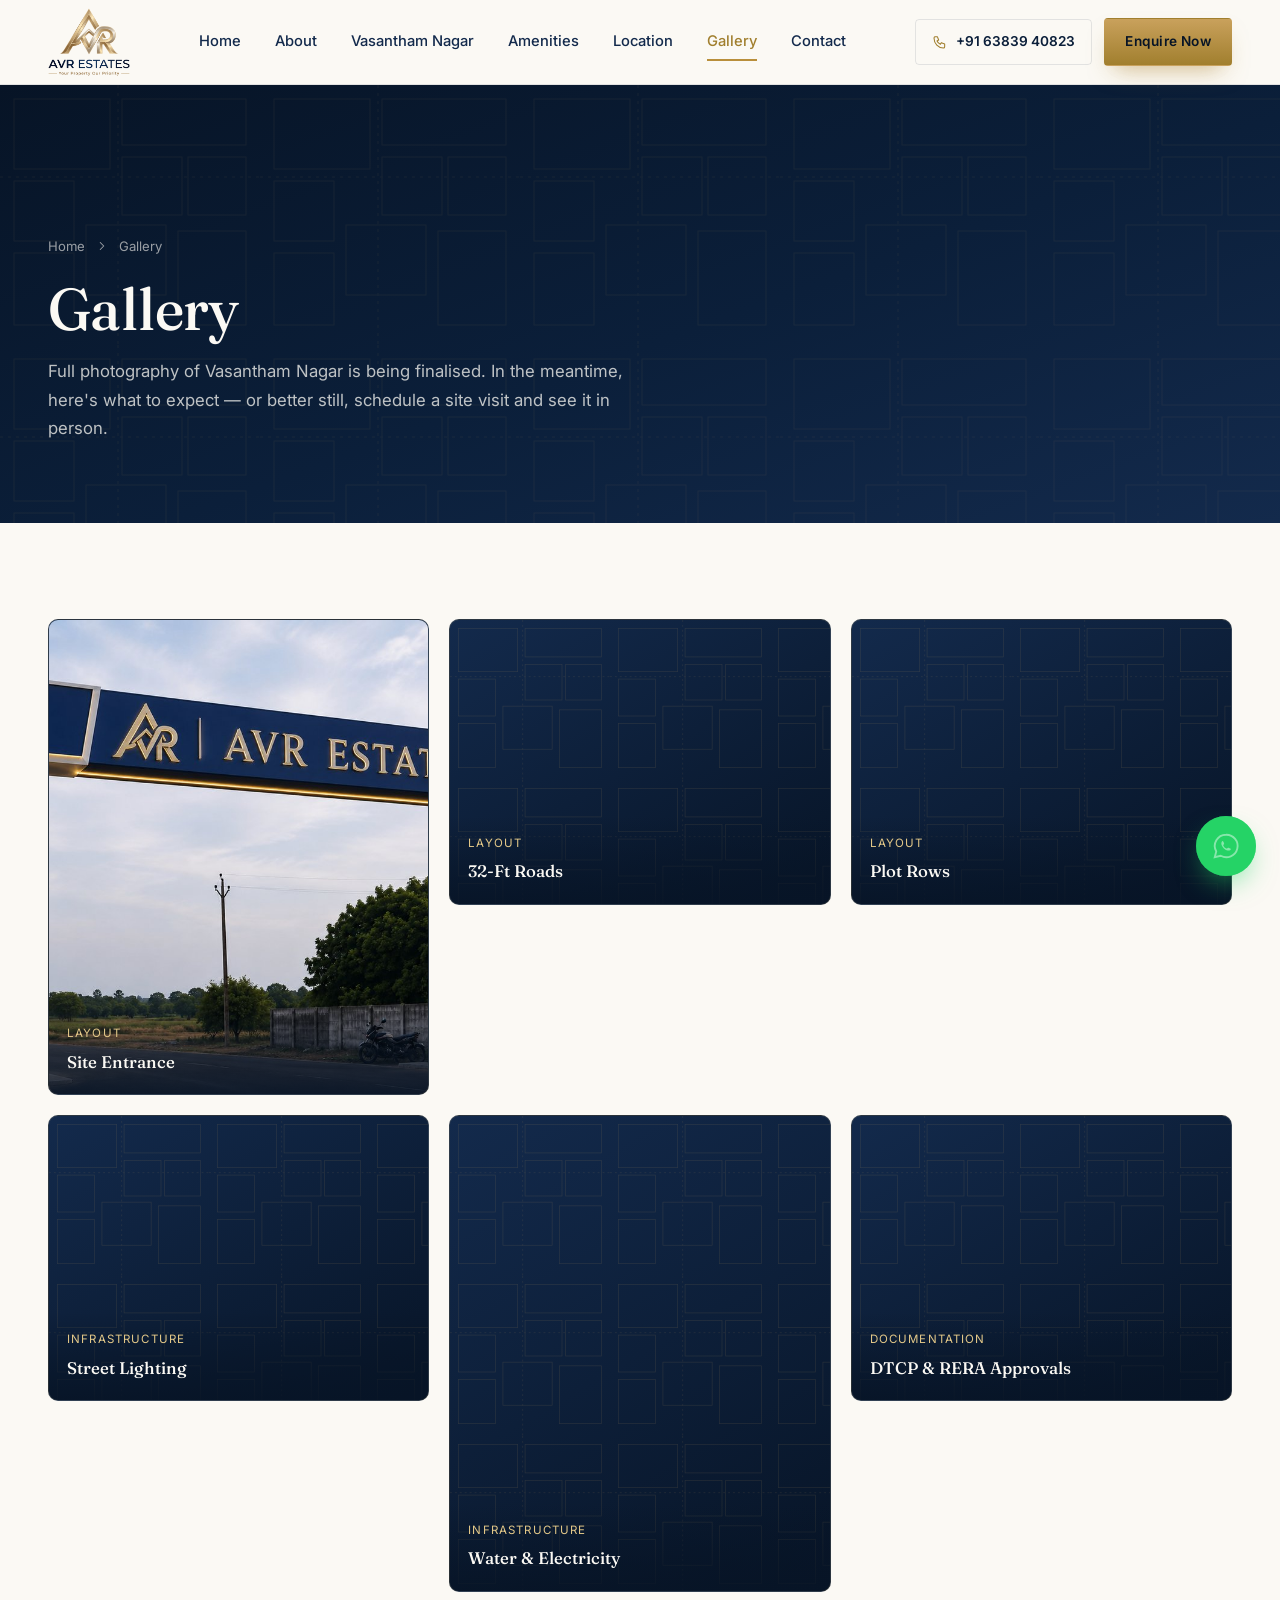
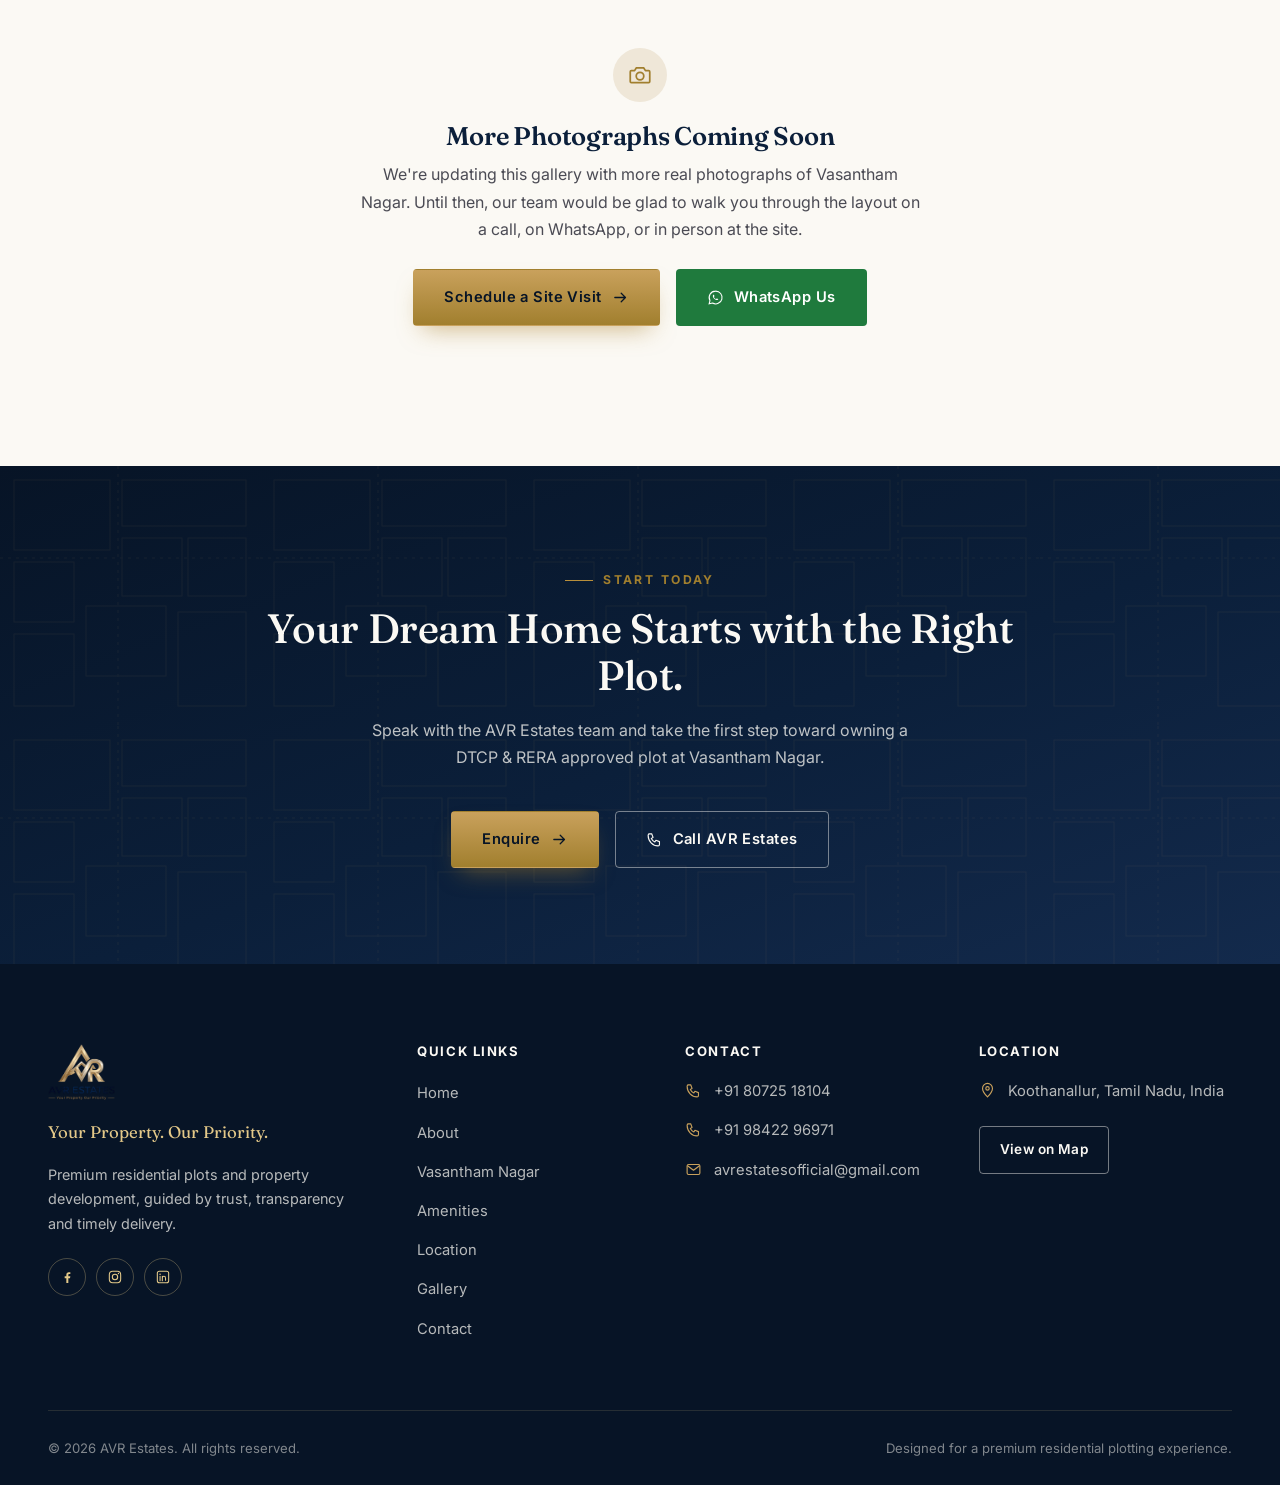
<file: gallery.html>
<!DOCTYPE html>
<html lang="en">
<head>
<meta charset="UTF-8">
<meta name="viewport" content="width=device-width, initial-scale=1.0, viewport-fit=cover">
<title>Gallery | Vasantham Nagar | AVR Estates</title>
<meta name="description" content="A preview of the Vasantham Nagar layout by AVR Estates. Full photography is being finalised — schedule a site visit to see the plots in person.">
<link rel="canonical" href="https://www.avrestates.in/gallery.html">
<meta property="og:type" content="website">
<meta property="og:title" content="Gallery | AVR Estates">
<meta property="og:description" content="A preview of the Vasantham Nagar layout — schedule a site visit to see it in person.">
<meta property="og:image" content="https://www.avrestates.in/images/og-image.jpg">
<meta property="og:url" content="https://www.avrestates.in/gallery.html">
<link rel="icon" href="/images/favicon.ico" sizes="any">
<link rel="apple-touch-icon" href="/images/apple-touch-icon.png">
<link rel="stylesheet" href="css/style.css">
<link rel="preconnect" href="https://fonts.googleapis.com">
<link rel="preconnect" href="https://fonts.gstatic.com" crossorigin>
<link href="https://fonts.googleapis.com/css2?family=Fraunces:opsz,wght@9..144,400;9..144,500;9..144,600&family=Inter:wght@400;500;600;700&display=swap" rel="stylesheet">
</head>
<body>
<svg style="display:none" aria-hidden="true">
  <symbol id="i-phone" viewBox="0 0 24 24"><path d="M4 4h4l2 5-2.5 1.5a11 11 0 005 5L14 13l5 2v4c0 1-.9 2-2 2C9.5 21 3 14.5 3 6c0-1.1.9-2 2-2z" fill="none" stroke="currentColor" stroke-width="1.6" stroke-linecap="round" stroke-linejoin="round"/></symbol>
  <symbol id="i-whatsapp" viewBox="0 0 24 24"><path d="M12 3a9 9 0 00-7.8 13.4L3 21l4.8-1.2A9 9 0 1012 3z" fill="none" stroke="currentColor" stroke-width="1.5"/><path d="M8.6 8.6c.3-.7 1-.7 1.3-.1l.5 1c.2.4.1.8-.1 1.1l-.4.5c-.1.2-.1.4 0 .6.5 1 1.3 1.8 2.3 2.3.2.1.4.1.6 0l.5-.4c.3-.2.7-.3 1.1-.1l1 .5c.6.3.6 1-.1 1.3-.6.3-1.3.5-2 .3-2.3-.5-4.5-2.7-5-5-.2-.7 0-1.4.3-2z" fill="currentColor" stroke="none"/></symbol>
  <symbol id="i-mail" viewBox="0 0 24 24"><rect x="3" y="5" width="18" height="14" rx="2" fill="none" stroke="currentColor" stroke-width="1.6"/><path d="M4 7l8 6 8-6" fill="none" stroke="currentColor" stroke-width="1.6" stroke-linecap="round" stroke-linejoin="round"/></symbol>
  <symbol id="i-pin" viewBox="0 0 24 24"><path d="M12 21s7-7.2 7-12a7 7 0 10-14 0c0 4.8 7 12 7 12z" fill="none" stroke="currentColor" stroke-width="1.6"/><circle cx="12" cy="9" r="2.4" fill="none" stroke="currentColor" stroke-width="1.6"/></symbol>
  <symbol id="i-shield-check" viewBox="0 0 24 24"><path d="M12 3l7 3v5c0 5-3.2 8.5-7 10-3.8-1.5-7-5-7-10V6l7-3z" fill="none" stroke="currentColor" stroke-width="1.6" stroke-linejoin="round"/><path d="M9 12l2 2 4-4.5" fill="none" stroke="currentColor" stroke-width="1.6" stroke-linecap="round" stroke-linejoin="round"/></symbol>
  <symbol id="i-shield" viewBox="0 0 24 24"><path d="M12 3l7 3v5c0 5-3.2 8.5-7 10-3.8-1.5-7-5-7-10V6l7-3z" fill="none" stroke="currentColor" stroke-width="1.6" stroke-linejoin="round"/><circle cx="12" cy="11.5" r="1.3" fill="currentColor" stroke="none"/></symbol>
  <symbol id="i-road" viewBox="0 0 24 24"><path d="M9 3L5 21" fill="none" stroke="currentColor" stroke-width="1.6" stroke-linecap="round"/><path d="M15 3l4 18" fill="none" stroke="currentColor" stroke-width="1.6" stroke-linecap="round"/><path d="M12 3v3M12 9.5v3M12 16v3" fill="none" stroke="currentColor" stroke-width="1.6" stroke-linecap="round"/></symbol>
  <symbol id="i-water" viewBox="0 0 24 24"><path d="M12 3s6 6.8 6 11a6 6 0 11-12 0c0-4.2 6-11 6-11z" fill="none" stroke="currentColor" stroke-width="1.6" stroke-linejoin="round"/></symbol>
  <symbol id="i-bolt" viewBox="0 0 24 24"><path d="M13 2L4 14h6l-1 8 9-12h-6l1-8z" fill="none" stroke="currentColor" stroke-width="1.6" stroke-linejoin="round"/></symbol>
  <symbol id="i-lamp" viewBox="0 0 24 24"><path d="M12 2v3M8 5h8l-1.5 6h-5L8 5z" fill="none" stroke="currentColor" stroke-width="1.6" stroke-linejoin="round"/><path d="M12 11v7M9 21h6" fill="none" stroke="currentColor" stroke-width="1.6" stroke-linecap="round"/></symbol>
  <symbol id="i-ruler" viewBox="0 0 24 24"><rect x="3" y="9" width="18" height="6" rx="1" fill="none" stroke="currentColor" stroke-width="1.6"/><path d="M7 9v3M11 9v3M15 9v3M19 9v3" stroke="currentColor" stroke-width="1.6" stroke-linecap="round"/></symbol>
  <symbol id="i-arrow-right" viewBox="0 0 24 24"><path d="M4 12h15M13 6l6 6-6 6" fill="none" stroke="currentColor" stroke-width="1.8" stroke-linecap="round" stroke-linejoin="round"/></symbol>
  <symbol id="i-chevron-right" viewBox="0 0 24 24"><path d="M9 6l6 6-6 6" fill="none" stroke="currentColor" stroke-width="1.8" stroke-linecap="round" stroke-linejoin="round"/></symbol>
  <symbol id="i-users" viewBox="0 0 24 24"><circle cx="9" cy="8" r="3" fill="none" stroke="currentColor" stroke-width="1.6"/><path d="M3 20c0-3.3 2.7-6 6-6s6 2.7 6 6" fill="none" stroke="currentColor" stroke-width="1.6" stroke-linecap="round"/><circle cx="17" cy="9" r="2.2" fill="none" stroke="currentColor" stroke-width="1.6"/><path d="M15.5 14.2a4.8 4.8 0 016.3 4.3" fill="none" stroke="currentColor" stroke-width="1.6" stroke-linecap="round"/></symbol>
  <symbol id="i-calendar" viewBox="0 0 24 24"><rect x="3.5" y="5" width="17" height="16" rx="2" fill="none" stroke="currentColor" stroke-width="1.6"/><path d="M3.5 10h17M8 3v4M16 3v4" stroke="currentColor" stroke-width="1.6" stroke-linecap="round"/></symbol>
  <symbol id="i-home" viewBox="0 0 24 24"><path d="M4 11l8-7 8 7" fill="none" stroke="currentColor" stroke-width="1.6" stroke-linecap="round" stroke-linejoin="round"/><path d="M6 10v9a1 1 0 001 1h10a1 1 0 001-1v-9" fill="none" stroke="currentColor" stroke-width="1.6" stroke-linecap="round" stroke-linejoin="round"/></symbol>
  <symbol id="i-facebook" viewBox="0 0 24 24"><path d="M14 21v-7h2.5l.5-3H14V9c0-.9.3-1.5 1.6-1.5H17V5c-.3 0-1.2-.1-2.3-.1-2.3 0-3.7 1.4-3.7 3.9V11H8.5v3H11v7h3z" fill="currentColor" stroke="none"/></symbol>
  <symbol id="i-instagram" viewBox="0 0 24 24"><rect x="3.5" y="3.5" width="17" height="17" rx="5" fill="none" stroke="currentColor" stroke-width="1.6"/><circle cx="12" cy="12" r="4" fill="none" stroke="currentColor" stroke-width="1.6"/><circle cx="17.2" cy="6.8" r="1" fill="currentColor" stroke="none"/></symbol>
  <symbol id="i-linkedin" viewBox="0 0 24 24"><rect x="3.5" y="3.5" width="17" height="17" rx="3" fill="none" stroke="currentColor" stroke-width="1.6"/><circle cx="7.6" cy="8" r="1.1" fill="currentColor" stroke="none"/><path d="M7.6 11v6.5M11 11v6.5M11 13.5c0-1.6 1-2.7 2.4-2.7 1.6 0 2.4 1 2.4 2.9v3.3" fill="none" stroke="currentColor" stroke-width="1.6" stroke-linecap="round"/></symbol>
  <symbol id="i-clock" viewBox="0 0 24 24"><circle cx="12" cy="12" r="8.5" fill="none" stroke="currentColor" stroke-width="1.6"/><path d="M12 7.5V12l3 2" fill="none" stroke="currentColor" stroke-width="1.6" stroke-linecap="round" stroke-linejoin="round"/></symbol>
  <symbol id="i-compass" viewBox="0 0 24 24"><circle cx="12" cy="12" r="9" fill="none" stroke="currentColor" stroke-width="1.6"/><path d="M15 9l-2 5-5 2 2-5 5-2z" fill="none" stroke="currentColor" stroke-width="1.4" stroke-linejoin="round"/></symbol>
  <symbol id="i-doc" viewBox="0 0 24 24"><rect x="5" y="3" width="14" height="18" rx="2" fill="none" stroke="currentColor" stroke-width="1.6"/><path d="M8.5 8h7M8.5 12h7M8.5 16h4" stroke="currentColor" stroke-width="1.6" stroke-linecap="round"/></symbol>
  <symbol id="i-grid" viewBox="0 0 24 24"><rect x="3.5" y="3.5" width="7" height="7" fill="none" stroke="currentColor" stroke-width="1.6"/><rect x="13.5" y="3.5" width="7" height="7" fill="none" stroke="currentColor" stroke-width="1.6"/><rect x="3.5" y="13.5" width="7" height="7" fill="none" stroke="currentColor" stroke-width="1.6"/><rect x="13.5" y="13.5" width="7" height="7" fill="none" stroke="currentColor" stroke-width="1.6"/></symbol>
  <symbol id="i-target" viewBox="0 0 24 24"><circle cx="12" cy="12" r="8.5" fill="none" stroke="currentColor" stroke-width="1.6"/><circle cx="12" cy="12" r="4.5" fill="none" stroke="currentColor" stroke-width="1.6"/><circle cx="12" cy="12" r="1" fill="currentColor" stroke="none"/></symbol>
  <symbol id="i-eye" viewBox="0 0 24 24"><path d="M2.5 12S6 5.5 12 5.5 21.5 12 21.5 12 18 18.5 12 18.5 2.5 12 2.5 12z" fill="none" stroke="currentColor" stroke-width="1.6" stroke-linejoin="round"/><circle cx="12" cy="12" r="3" fill="none" stroke="currentColor" stroke-width="1.6"/></symbol>
  <symbol id="i-diamond" viewBox="0 0 24 24"><path d="M6 3h12l3 6-9 12L3 9l3-6z" fill="none" stroke="currentColor" stroke-width="1.6" stroke-linejoin="round"/><path d="M3 9h18M9 3l3 6 3-6M9 3l-3 6M15 3l3 6" fill="none" stroke="currentColor" stroke-width="1.1" stroke-linejoin="round"/></symbol>
  <symbol id="i-camera" viewBox="0 0 24 24"><path d="M4 8h3l1.5-2.5h7L17 8h3a1 1 0 011 1v9a1 1 0 01-1 1H4a1 1 0 01-1-1V9a1 1 0 011-1z" fill="none" stroke="currentColor" stroke-width="1.6" stroke-linejoin="round"/><circle cx="12" cy="13" r="3.5" fill="none" stroke="currentColor" stroke-width="1.6"/></symbol>
  <symbol id="i-menu" viewBox="0 0 24 24"><path d="M4 6h16M4 12h16M4 18h16" stroke="currentColor" stroke-width="1.8" stroke-linecap="round"/></symbol>
</svg>

<header class="navbar">
  <div class="container navbar-inner">
    <a href="index.html" class="nav-brand"><img src="images/avr-logo.png" alt="AVR Estates logo"></a>
    <nav class="nav-links" id="navLinks">
      <a href="index.html">Home</a>
      <a href="about.html">About</a>
      <a href="vasantham-nagar.html">Vasantham Nagar</a>
      <a href="amenities.html">Amenities</a>
      <a href="location.html">Location</a>
      <a href="gallery.html" class="active">Gallery</a>
      <a href="contact.html">Contact</a>
    </nav>
    <div class="nav-cta">
      <a href="tel:+916383940823" class="nav-call"><svg><use href="#i-phone"/></svg> +91 63839 40823</a>
      <a href="vasantham-nagar.html#enquiry" class="btn btn-gold btn-sm">Enquire Now</a>
      <button class="nav-toggle" id="navToggle" aria-label="Toggle menu" aria-expanded="false"><span></span><span></span><span></span></button>
    </div>
  </div>
</header>

<section class="page-header bg-navy-gradient blueprint-bg">
  <div class="container">
    <div class="eyebrow-row"><a href="index.html">Home</a> <svg style="width:14px;height:14px;"><use href="#i-chevron-right"/></svg> <span>Gallery</span></div>
    <h1>Gallery</h1>
    <p>Full photography of Vasantham Nagar is being finalised. In the meantime, here's what to expect — or better still, schedule a site visit and see it in person.</p>
  </div>
</section>

<section class="section bg-ivory">
  <div class="container">
    <div class="gallery-grid">
      <div class="gallery-tile tall reveal"><img class="tile-photo" src="images/vasantham-nagar-entrance.jpg" alt="Vasantham Nagar entrance arch, Kamalapuram"><div class="gallery-tile-label"><span>Layout</span><strong>Site Entrance</strong></div></div>
      <div class="gallery-tile reveal"><div class="pattern"></div><div class="gallery-tile-label"><span>Layout</span><strong>32-Ft Roads</strong></div></div>
      <div class="gallery-tile reveal"><div class="pattern"></div><div class="gallery-tile-label"><span>Layout</span><strong>Plot Rows</strong></div></div>
      <div class="gallery-tile reveal"><div class="pattern"></div><div class="gallery-tile-label"><span>Infrastructure</span><strong>Street Lighting</strong></div></div>
      <div class="gallery-tile tall reveal"><div class="pattern"></div><div class="gallery-tile-label"><span>Infrastructure</span><strong>Water &amp; Electricity</strong></div></div>
      <div class="gallery-tile reveal"><div class="pattern"></div><div class="gallery-tile-label"><span>Documentation</span><strong>DTCP &amp; RERA Approvals</strong></div></div>
    </div>

    <div style="text-align:center;margin-top:56px;max-width:560px;margin-left:auto;margin-right:auto;">
      <div class="feature-icon" style="margin:0 auto 20px;"><svg><use href="#i-camera"/></svg></div>
      <h3>More Photographs Coming Soon</h3>
      <p style="color:var(--text-muted);margin-top:10px;">We're updating this gallery with more real photographs of Vasantham Nagar. Until then, our team would be glad to walk you through the layout on a call, on WhatsApp, or in person at the site.</p>
      <div class="hero-actions" style="justify-content:center;margin-top:26px;">
        <a href="vasantham-nagar.html#enquiry" class="btn btn-gold">Schedule a Site Visit <svg><use href="#i-arrow-right"/></svg></a>
        <a href="https://wa.me/916383940823?text=Hello%20AVR%20Estates%2C%20I%20am%20interested%20in%20Vasantham%20Nagar%20residential%20plots.%20Please%20share%20the%20project%20details." target="_blank" rel="noopener" class="btn btn-whatsapp"><svg><use href="#i-whatsapp"/></svg> WhatsApp Us</a>
      </div>
    </div>
  </div>
</section>

<section class="cta-band bg-navy-gradient blueprint-bg">
  <div class="container reveal">
    <div class="section-eyebrow" style="justify-content:center;">Start Today</div>
    <h2>Your Dream Home Starts with the Right Plot.</h2>
    <p>Speak with the AVR Estates team and take the first step toward owning a DTCP &amp; RERA approved plot at Vasantham Nagar.</p>
    <div class="cta-band-actions">
      <a href="vasantham-nagar.html#enquiry" class="btn btn-gold">Enquire <svg><use href="#i-arrow-right"/></svg></a>
      <a href="tel:+916383940823" class="btn btn-outline-light"><svg><use href="#i-phone"/></svg> Call AVR Estates</a>
    </div>
  </div>
</section>

<footer class="site-footer">
  <div class="container">
    <div class="footer-grid">
      <div class="footer-brand">
        <img src="images/avr-logo.png" alt="AVR Estates logo">
        <p class="tagline">Your Property. Our Priority.</p>
        <p class="desc">Premium residential plots and property development, guided by trust, transparency and timely delivery.</p>
        <div class="social-row">
          <a href="#" aria-label="AVR Estates on Facebook (coming soon)"><svg><use href="#i-facebook"/></svg></a>
          <a href="#" aria-label="AVR Estates on Instagram (coming soon)"><svg><use href="#i-instagram"/></svg></a>
          <a href="#" aria-label="AVR Estates on LinkedIn (coming soon)"><svg><use href="#i-linkedin"/></svg></a>
        </div>
      </div>
      <div class="footer-col">
        <h4>Quick Links</h4>
        <ul>
          <li><a href="index.html">Home</a></li>
          <li><a href="about.html">About</a></li>
          <li><a href="vasantham-nagar.html">Vasantham Nagar</a></li>
          <li><a href="amenities.html">Amenities</a></li>
          <li><a href="location.html">Location</a></li>
          <li><a href="gallery.html">Gallery</a></li>
          <li><a href="contact.html">Contact</a></li>
        </ul>
      </div>
      <div class="footer-col">
        <h4>Contact</h4>
        <div class="footer-contact-item"><svg><use href="#i-phone"/></svg> <a href="tel:+918072518104">+91 80725 18104</a></div>
        <div class="footer-contact-item"><svg><use href="#i-phone"/></svg> <a href="tel:+919842296971">+91 98422 96971</a></div>
        <div class="footer-contact-item"><svg><use href="#i-mail"/></svg> <a href="mailto:avrestatesofficial@gmail.com">avrestatesofficial@gmail.com</a></div>
      </div>
      <div class="footer-col">
        <h4>Location</h4>
        <div class="footer-contact-item"><svg><use href="#i-pin"/></svg> <span>Koothanallur, Tamil Nadu, India</span></div>
        <a href="location.html" class="btn btn-outline-light btn-sm" style="margin-top:8px;">View on Map</a>
      </div>
    </div>
    <div class="footer-bottom">
      <span>&copy; <span id="year"></span> AVR Estates. All rights reserved.</span>
      <span>Designed for a premium residential plotting experience.</span>
    </div>
  </div>
</footer>

<a class="whatsapp-float" href="https://wa.me/916383940823?text=Hello%20AVR%20Estates%2C%20I%20would%20like%20to%20know%20more%20about%20your%20residential%20plots.%20Please%20share%20the%20details." target="_blank" rel="noopener" aria-label="Chat with AVR Estates on WhatsApp">
  <span class="ping"></span><svg><use href="#i-whatsapp"/></svg>
</a>

<nav class="mobile-action-bar">
  <a href="tel:+916383940823"><svg><use href="#i-phone"/></svg> Call</a>
  <a href="https://wa.me/916383940823?text=Hello%20AVR%20Estates%2C%20I%20would%20like%20to%20know%20more%20about%20your%20residential%20plots.%20Please%20share%20the%20details." target="_blank" rel="noopener"><svg><use href="#i-whatsapp"/></svg> WhatsApp</a>
  <a href="vasantham-nagar.html#enquiry" class="enquire-cta"><svg><use href="#i-mail"/></svg> Enquire</a>
</nav>

<script src="js/main.js"></script>
</body>
</html>
</file>
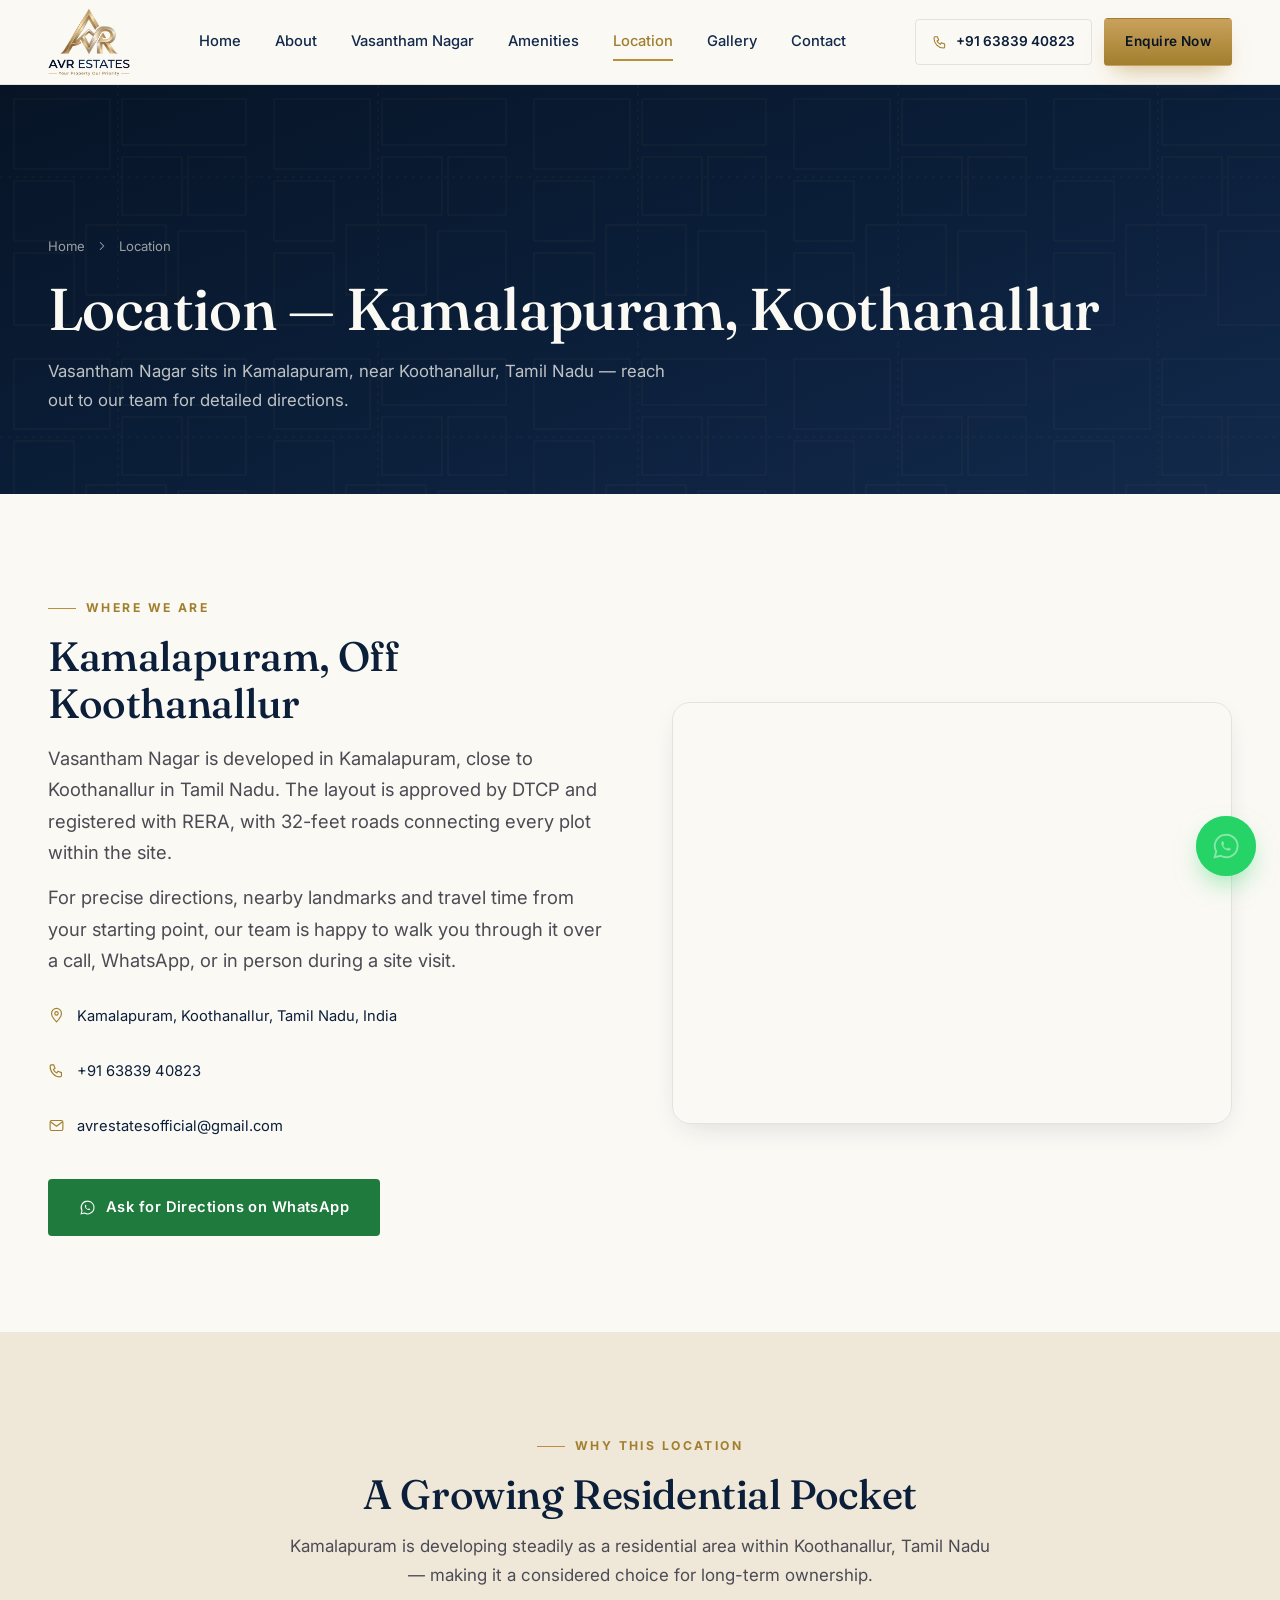
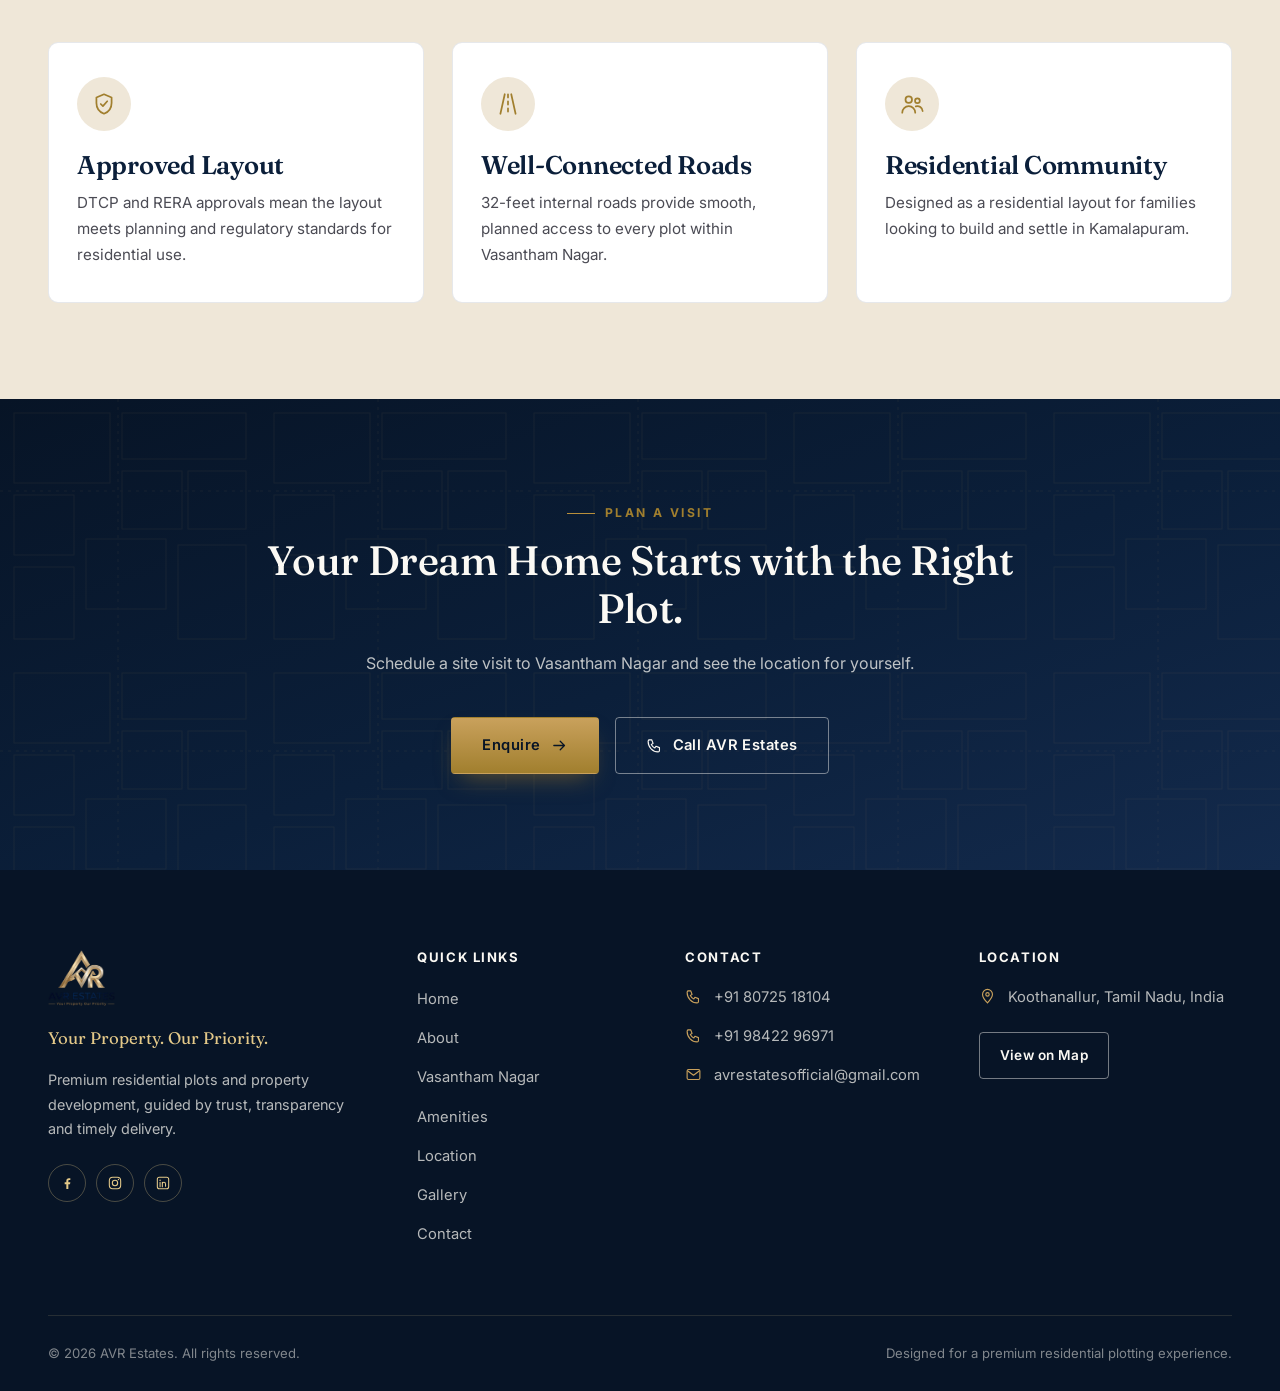
<file: location.html>
<!DOCTYPE html>
<html lang="en">
<head>
<meta charset="UTF-8">
<meta name="viewport" content="width=device-width, initial-scale=1.0, viewport-fit=cover">
<title>Location | Vasantham Nagar, Kamalapuram | AVR Estates</title>
<meta name="description" content="Vasantham Nagar by AVR Estates is located in Kamalapuram, near Koothanallur, Tamil Nadu. View the map and get in touch for directions and connectivity details.">
<link rel="canonical" href="https://www.avrestates.in/location.html">
<meta property="og:type" content="website">
<meta property="og:title" content="Location | AVR Estates">
<meta property="og:description" content="Vasantham Nagar is located in Kamalapuram, near Koothanallur, Tamil Nadu.">
<meta property="og:image" content="https://www.avrestates.in/images/og-image.jpg">
<meta property="og:url" content="https://www.avrestates.in/location.html">
<link rel="icon" href="/images/favicon.ico" sizes="any">
<link rel="apple-touch-icon" href="/images/apple-touch-icon.png">
<link rel="stylesheet" href="css/style.css">
<link rel="preconnect" href="https://fonts.googleapis.com">
<link rel="preconnect" href="https://fonts.gstatic.com" crossorigin>
<link href="https://fonts.googleapis.com/css2?family=Fraunces:opsz,wght@9..144,400;9..144,500;9..144,600&family=Inter:wght@400;500;600;700&display=swap" rel="stylesheet">
</head>
<body>
<svg style="display:none" aria-hidden="true">
  <symbol id="i-phone" viewBox="0 0 24 24"><path d="M4 4h4l2 5-2.5 1.5a11 11 0 005 5L14 13l5 2v4c0 1-.9 2-2 2C9.5 21 3 14.5 3 6c0-1.1.9-2 2-2z" fill="none" stroke="currentColor" stroke-width="1.6" stroke-linecap="round" stroke-linejoin="round"/></symbol>
  <symbol id="i-whatsapp" viewBox="0 0 24 24"><path d="M12 3a9 9 0 00-7.8 13.4L3 21l4.8-1.2A9 9 0 1012 3z" fill="none" stroke="currentColor" stroke-width="1.5"/><path d="M8.6 8.6c.3-.7 1-.7 1.3-.1l.5 1c.2.4.1.8-.1 1.1l-.4.5c-.1.2-.1.4 0 .6.5 1 1.3 1.8 2.3 2.3.2.1.4.1.6 0l.5-.4c.3-.2.7-.3 1.1-.1l1 .5c.6.3.6 1-.1 1.3-.6.3-1.3.5-2 .3-2.3-.5-4.5-2.7-5-5-.2-.7 0-1.4.3-2z" fill="currentColor" stroke="none"/></symbol>
  <symbol id="i-mail" viewBox="0 0 24 24"><rect x="3" y="5" width="18" height="14" rx="2" fill="none" stroke="currentColor" stroke-width="1.6"/><path d="M4 7l8 6 8-6" fill="none" stroke="currentColor" stroke-width="1.6" stroke-linecap="round" stroke-linejoin="round"/></symbol>
  <symbol id="i-pin" viewBox="0 0 24 24"><path d="M12 21s7-7.2 7-12a7 7 0 10-14 0c0 4.8 7 12 7 12z" fill="none" stroke="currentColor" stroke-width="1.6"/><circle cx="12" cy="9" r="2.4" fill="none" stroke="currentColor" stroke-width="1.6"/></symbol>
  <symbol id="i-shield-check" viewBox="0 0 24 24"><path d="M12 3l7 3v5c0 5-3.2 8.5-7 10-3.8-1.5-7-5-7-10V6l7-3z" fill="none" stroke="currentColor" stroke-width="1.6" stroke-linejoin="round"/><path d="M9 12l2 2 4-4.5" fill="none" stroke="currentColor" stroke-width="1.6" stroke-linecap="round" stroke-linejoin="round"/></symbol>
  <symbol id="i-shield" viewBox="0 0 24 24"><path d="M12 3l7 3v5c0 5-3.2 8.5-7 10-3.8-1.5-7-5-7-10V6l7-3z" fill="none" stroke="currentColor" stroke-width="1.6" stroke-linejoin="round"/><circle cx="12" cy="11.5" r="1.3" fill="currentColor" stroke="none"/></symbol>
  <symbol id="i-road" viewBox="0 0 24 24"><path d="M9 3L5 21" fill="none" stroke="currentColor" stroke-width="1.6" stroke-linecap="round"/><path d="M15 3l4 18" fill="none" stroke="currentColor" stroke-width="1.6" stroke-linecap="round"/><path d="M12 3v3M12 9.5v3M12 16v3" fill="none" stroke="currentColor" stroke-width="1.6" stroke-linecap="round"/></symbol>
  <symbol id="i-water" viewBox="0 0 24 24"><path d="M12 3s6 6.8 6 11a6 6 0 11-12 0c0-4.2 6-11 6-11z" fill="none" stroke="currentColor" stroke-width="1.6" stroke-linejoin="round"/></symbol>
  <symbol id="i-bolt" viewBox="0 0 24 24"><path d="M13 2L4 14h6l-1 8 9-12h-6l1-8z" fill="none" stroke="currentColor" stroke-width="1.6" stroke-linejoin="round"/></symbol>
  <symbol id="i-lamp" viewBox="0 0 24 24"><path d="M12 2v3M8 5h8l-1.5 6h-5L8 5z" fill="none" stroke="currentColor" stroke-width="1.6" stroke-linejoin="round"/><path d="M12 11v7M9 21h6" fill="none" stroke="currentColor" stroke-width="1.6" stroke-linecap="round"/></symbol>
  <symbol id="i-ruler" viewBox="0 0 24 24"><rect x="3" y="9" width="18" height="6" rx="1" fill="none" stroke="currentColor" stroke-width="1.6"/><path d="M7 9v3M11 9v3M15 9v3M19 9v3" stroke="currentColor" stroke-width="1.6" stroke-linecap="round"/></symbol>
  <symbol id="i-arrow-right" viewBox="0 0 24 24"><path d="M4 12h15M13 6l6 6-6 6" fill="none" stroke="currentColor" stroke-width="1.8" stroke-linecap="round" stroke-linejoin="round"/></symbol>
  <symbol id="i-chevron-right" viewBox="0 0 24 24"><path d="M9 6l6 6-6 6" fill="none" stroke="currentColor" stroke-width="1.8" stroke-linecap="round" stroke-linejoin="round"/></symbol>
  <symbol id="i-users" viewBox="0 0 24 24"><circle cx="9" cy="8" r="3" fill="none" stroke="currentColor" stroke-width="1.6"/><path d="M3 20c0-3.3 2.7-6 6-6s6 2.7 6 6" fill="none" stroke="currentColor" stroke-width="1.6" stroke-linecap="round"/><circle cx="17" cy="9" r="2.2" fill="none" stroke="currentColor" stroke-width="1.6"/><path d="M15.5 14.2a4.8 4.8 0 016.3 4.3" fill="none" stroke="currentColor" stroke-width="1.6" stroke-linecap="round"/></symbol>
  <symbol id="i-calendar" viewBox="0 0 24 24"><rect x="3.5" y="5" width="17" height="16" rx="2" fill="none" stroke="currentColor" stroke-width="1.6"/><path d="M3.5 10h17M8 3v4M16 3v4" stroke="currentColor" stroke-width="1.6" stroke-linecap="round"/></symbol>
  <symbol id="i-home" viewBox="0 0 24 24"><path d="M4 11l8-7 8 7" fill="none" stroke="currentColor" stroke-width="1.6" stroke-linecap="round" stroke-linejoin="round"/><path d="M6 10v9a1 1 0 001 1h10a1 1 0 001-1v-9" fill="none" stroke="currentColor" stroke-width="1.6" stroke-linecap="round" stroke-linejoin="round"/></symbol>
  <symbol id="i-facebook" viewBox="0 0 24 24"><path d="M14 21v-7h2.5l.5-3H14V9c0-.9.3-1.5 1.6-1.5H17V5c-.3 0-1.2-.1-2.3-.1-2.3 0-3.7 1.4-3.7 3.9V11H8.5v3H11v7h3z" fill="currentColor" stroke="none"/></symbol>
  <symbol id="i-instagram" viewBox="0 0 24 24"><rect x="3.5" y="3.5" width="17" height="17" rx="5" fill="none" stroke="currentColor" stroke-width="1.6"/><circle cx="12" cy="12" r="4" fill="none" stroke="currentColor" stroke-width="1.6"/><circle cx="17.2" cy="6.8" r="1" fill="currentColor" stroke="none"/></symbol>
  <symbol id="i-linkedin" viewBox="0 0 24 24"><rect x="3.5" y="3.5" width="17" height="17" rx="3" fill="none" stroke="currentColor" stroke-width="1.6"/><circle cx="7.6" cy="8" r="1.1" fill="currentColor" stroke="none"/><path d="M7.6 11v6.5M11 11v6.5M11 13.5c0-1.6 1-2.7 2.4-2.7 1.6 0 2.4 1 2.4 2.9v3.3" fill="none" stroke="currentColor" stroke-width="1.6" stroke-linecap="round"/></symbol>
  <symbol id="i-clock" viewBox="0 0 24 24"><circle cx="12" cy="12" r="8.5" fill="none" stroke="currentColor" stroke-width="1.6"/><path d="M12 7.5V12l3 2" fill="none" stroke="currentColor" stroke-width="1.6" stroke-linecap="round" stroke-linejoin="round"/></symbol>
  <symbol id="i-compass" viewBox="0 0 24 24"><circle cx="12" cy="12" r="9" fill="none" stroke="currentColor" stroke-width="1.6"/><path d="M15 9l-2 5-5 2 2-5 5-2z" fill="none" stroke="currentColor" stroke-width="1.4" stroke-linejoin="round"/></symbol>
  <symbol id="i-doc" viewBox="0 0 24 24"><rect x="5" y="3" width="14" height="18" rx="2" fill="none" stroke="currentColor" stroke-width="1.6"/><path d="M8.5 8h7M8.5 12h7M8.5 16h4" stroke="currentColor" stroke-width="1.6" stroke-linecap="round"/></symbol>
  <symbol id="i-grid" viewBox="0 0 24 24"><rect x="3.5" y="3.5" width="7" height="7" fill="none" stroke="currentColor" stroke-width="1.6"/><rect x="13.5" y="3.5" width="7" height="7" fill="none" stroke="currentColor" stroke-width="1.6"/><rect x="3.5" y="13.5" width="7" height="7" fill="none" stroke="currentColor" stroke-width="1.6"/><rect x="13.5" y="13.5" width="7" height="7" fill="none" stroke="currentColor" stroke-width="1.6"/></symbol>
  <symbol id="i-target" viewBox="0 0 24 24"><circle cx="12" cy="12" r="8.5" fill="none" stroke="currentColor" stroke-width="1.6"/><circle cx="12" cy="12" r="4.5" fill="none" stroke="currentColor" stroke-width="1.6"/><circle cx="12" cy="12" r="1" fill="currentColor" stroke="none"/></symbol>
  <symbol id="i-eye" viewBox="0 0 24 24"><path d="M2.5 12S6 5.5 12 5.5 21.5 12 21.5 12 18 18.5 12 18.5 2.5 12 2.5 12z" fill="none" stroke="currentColor" stroke-width="1.6" stroke-linejoin="round"/><circle cx="12" cy="12" r="3" fill="none" stroke="currentColor" stroke-width="1.6"/></symbol>
  <symbol id="i-diamond" viewBox="0 0 24 24"><path d="M6 3h12l3 6-9 12L3 9l3-6z" fill="none" stroke="currentColor" stroke-width="1.6" stroke-linejoin="round"/><path d="M3 9h18M9 3l3 6 3-6M9 3l-3 6M15 3l3 6" fill="none" stroke="currentColor" stroke-width="1.1" stroke-linejoin="round"/></symbol>
  <symbol id="i-camera" viewBox="0 0 24 24"><path d="M4 8h3l1.5-2.5h7L17 8h3a1 1 0 011 1v9a1 1 0 01-1 1H4a1 1 0 01-1-1V9a1 1 0 011-1z" fill="none" stroke="currentColor" stroke-width="1.6" stroke-linejoin="round"/><circle cx="12" cy="13" r="3.5" fill="none" stroke="currentColor" stroke-width="1.6"/></symbol>
  <symbol id="i-menu" viewBox="0 0 24 24"><path d="M4 6h16M4 12h16M4 18h16" stroke="currentColor" stroke-width="1.8" stroke-linecap="round"/></symbol>
</svg>

<header class="navbar">
  <div class="container navbar-inner">
    <a href="index.html" class="nav-brand"><img src="images/avr-logo.png" alt="AVR Estates logo"></a>
    <nav class="nav-links" id="navLinks">
      <a href="index.html">Home</a>
      <a href="about.html">About</a>
      <a href="vasantham-nagar.html">Vasantham Nagar</a>
      <a href="amenities.html">Amenities</a>
      <a href="location.html" class="active">Location</a>
      <a href="gallery.html">Gallery</a>
      <a href="contact.html">Contact</a>
    </nav>
    <div class="nav-cta">
      <a href="tel:+916383940823" class="nav-call"><svg><use href="#i-phone"/></svg> +91 63839 40823</a>
      <a href="vasantham-nagar.html#enquiry" class="btn btn-gold btn-sm">Enquire Now</a>
      <button class="nav-toggle" id="navToggle" aria-label="Toggle menu" aria-expanded="false"><span></span><span></span><span></span></button>
    </div>
  </div>
</header>

<section class="page-header bg-navy-gradient blueprint-bg">
  <div class="container">
    <div class="eyebrow-row"><a href="index.html">Home</a> <svg style="width:14px;height:14px;"><use href="#i-chevron-right"/></svg> <span>Location</span></div>
    <h1>Location — Kamalapuram, Koothanallur</h1>
    <p>Vasantham Nagar sits in Kamalapuram, near Koothanallur, Tamil Nadu — reach out to our team for detailed directions.</p>
  </div>
</section>

<section class="section bg-ivory">
  <div class="container two-col">
    <div class="reveal">
      <div class="section-eyebrow">Where We Are</div>
      <h2>Kamalapuram, Off Koothanallur</h2>
      <p class="lede" style="margin-top:16px;">Vasantham Nagar is developed in Kamalapuram, close to Koothanallur in Tamil Nadu. The layout is approved by DTCP and registered with RERA, with 32-feet roads connecting every plot within the site.</p>
      <p class="lede" style="margin-top:14px;">For precise directions, nearby landmarks and travel time from your starting point, our team is happy to walk you through it over a call, WhatsApp, or in person during a site visit.</p>
      <div style="display:flex;flex-direction:column;gap:16px;margin-top:28px;">
        <div class="footer-contact-item" style="color:var(--navy-900);"><svg style="color:var(--gold-600);"><use href="#i-pin"/></svg> <span>Kamalapuram, Koothanallur, Tamil Nadu, India</span></div>
        <div class="footer-contact-item" style="color:var(--navy-900);"><svg style="color:var(--gold-600);"><use href="#i-phone"/></svg> <a href="tel:+916383940823">+91 63839 40823</a></div>
        <div class="footer-contact-item" style="color:var(--navy-900);"><svg style="color:var(--gold-600);"><use href="#i-mail"/></svg> <a href="mailto:avrestatesofficial@gmail.com">avrestatesofficial@gmail.com</a></div>
      </div>
      <a href="https://wa.me/916383940823?text=Hello%20AVR%20Estates%2C%20could%20you%20share%20directions%20to%20Vasantham%20Nagar%2C%20Kamalapuram%3F" target="_blank" rel="noopener" class="btn btn-whatsapp" style="margin-top:26px;"><svg><use href="#i-whatsapp"/></svg> Ask for Directions on WhatsApp</a>
    </div>
    <div class="reveal map-frame">
      <iframe src="https://www.google.com/maps?q=Kamalapuram,+Koothanallur,+Tamil+Nadu&output=embed" loading="lazy" referrerpolicy="no-referrer-when-downgrade" title="Map showing Kamalapuram, Koothanallur, Tamil Nadu"></iframe>
    </div>
  </div>
</section>

<section class="section bg-beige">
  <div class="container">
    <div class="section-heading center reveal">
      <div class="section-eyebrow" style="justify-content:center;">Why This Location</div>
      <h2>A Growing Residential Pocket</h2>
      <p>Kamalapuram is developing steadily as a residential area within Koothanallur, Tamil Nadu — making it a considered choice for long-term ownership.</p>
    </div>
    <div class="feature-grid" style="margin-top:52px;">
      <div class="feature-card reveal">
        <div class="feature-icon"><svg><use href="#i-shield-check"/></svg></div>
        <h3>Approved Layout</h3>
        <p>DTCP and RERA approvals mean the layout meets planning and regulatory standards for residential use.</p>
      </div>
      <div class="feature-card reveal">
        <div class="feature-icon"><svg><use href="#i-road"/></svg></div>
        <h3>Well-Connected Roads</h3>
        <p>32-feet internal roads provide smooth, planned access to every plot within Vasantham Nagar.</p>
      </div>
      <div class="feature-card reveal">
        <div class="feature-icon"><svg><use href="#i-users"/></svg></div>
        <h3>Residential Community</h3>
        <p>Designed as a residential layout for families looking to build and settle in Kamalapuram.</p>
      </div>
    </div>
  </div>
</section>

<section class="cta-band bg-navy-gradient blueprint-bg">
  <div class="container reveal">
    <div class="section-eyebrow" style="justify-content:center;">Plan a Visit</div>
    <h2>Your Dream Home Starts with the Right Plot.</h2>
    <p>Schedule a site visit to Vasantham Nagar and see the location for yourself.</p>
    <div class="cta-band-actions">
      <a href="vasantham-nagar.html#enquiry" class="btn btn-gold">Enquire <svg><use href="#i-arrow-right"/></svg></a>
      <a href="tel:+916383940823" class="btn btn-outline-light"><svg><use href="#i-phone"/></svg> Call AVR Estates</a>
    </div>
  </div>
</section>

<footer class="site-footer">
  <div class="container">
    <div class="footer-grid">
      <div class="footer-brand">
        <img src="images/avr-logo.png" alt="AVR Estates logo">
        <p class="tagline">Your Property. Our Priority.</p>
        <p class="desc">Premium residential plots and property development, guided by trust, transparency and timely delivery.</p>
        <div class="social-row">
          <a href="#" aria-label="AVR Estates on Facebook (coming soon)"><svg><use href="#i-facebook"/></svg></a>
          <a href="#" aria-label="AVR Estates on Instagram (coming soon)"><svg><use href="#i-instagram"/></svg></a>
          <a href="#" aria-label="AVR Estates on LinkedIn (coming soon)"><svg><use href="#i-linkedin"/></svg></a>
        </div>
      </div>
      <div class="footer-col">
        <h4>Quick Links</h4>
        <ul>
          <li><a href="index.html">Home</a></li>
          <li><a href="about.html">About</a></li>
          <li><a href="vasantham-nagar.html">Vasantham Nagar</a></li>
          <li><a href="amenities.html">Amenities</a></li>
          <li><a href="location.html">Location</a></li>
          <li><a href="gallery.html">Gallery</a></li>
          <li><a href="contact.html">Contact</a></li>
        </ul>
      </div>
      <div class="footer-col">
        <h4>Contact</h4>
        <div class="footer-contact-item"><svg><use href="#i-phone"/></svg> <a href="tel:+918072518104">+91 80725 18104</a></div>
        <div class="footer-contact-item"><svg><use href="#i-phone"/></svg> <a href="tel:+919842296971">+91 98422 96971</a></div>
        <div class="footer-contact-item"><svg><use href="#i-mail"/></svg> <a href="mailto:avrestatesofficial@gmail.com">avrestatesofficial@gmail.com</a></div>
      </div>
      <div class="footer-col">
        <h4>Location</h4>
        <div class="footer-contact-item"><svg><use href="#i-pin"/></svg> <span>Koothanallur, Tamil Nadu, India</span></div>
        <a href="location.html" class="btn btn-outline-light btn-sm" style="margin-top:8px;">View on Map</a>
      </div>
    </div>
    <div class="footer-bottom">
      <span>&copy; <span id="year"></span> AVR Estates. All rights reserved.</span>
      <span>Designed for a premium residential plotting experience.</span>
    </div>
  </div>
</footer>

<a class="whatsapp-float" href="https://wa.me/916383940823?text=Hello%20AVR%20Estates%2C%20I%20would%20like%20to%20know%20more%20about%20your%20residential%20plots.%20Please%20share%20the%20details." target="_blank" rel="noopener" aria-label="Chat with AVR Estates on WhatsApp">
  <span class="ping"></span><svg><use href="#i-whatsapp"/></svg>
</a>

<nav class="mobile-action-bar">
  <a href="tel:+916383940823"><svg><use href="#i-phone"/></svg> Call</a>
  <a href="https://wa.me/916383940823?text=Hello%20AVR%20Estates%2C%20I%20would%20like%20to%20know%20more%20about%20your%20residential%20plots.%20Please%20share%20the%20details." target="_blank" rel="noopener"><svg><use href="#i-whatsapp"/></svg> WhatsApp</a>
  <a href="vasantham-nagar.html#enquiry" class="enquire-cta"><svg><use href="#i-mail"/></svg> Enquire</a>
</nav>

<script src="js/main.js"></script>
</body>
</html>
</file>
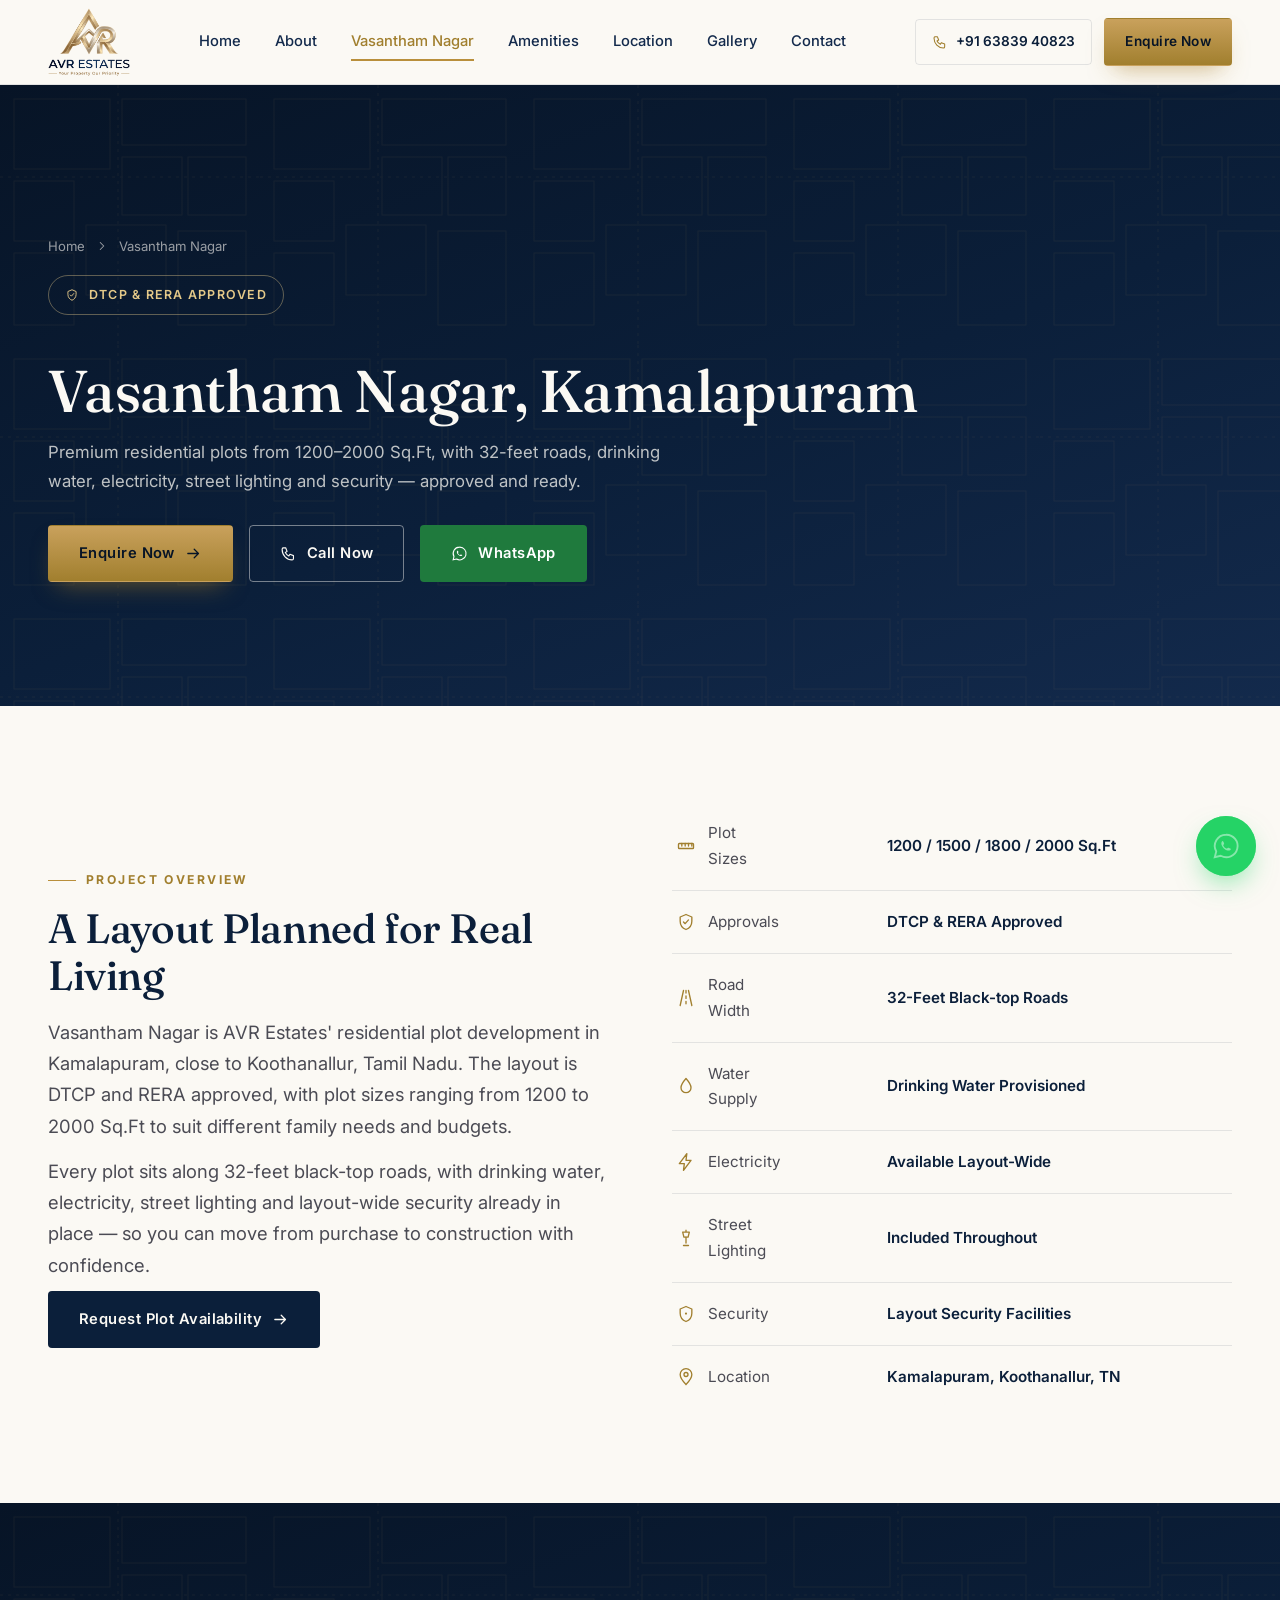
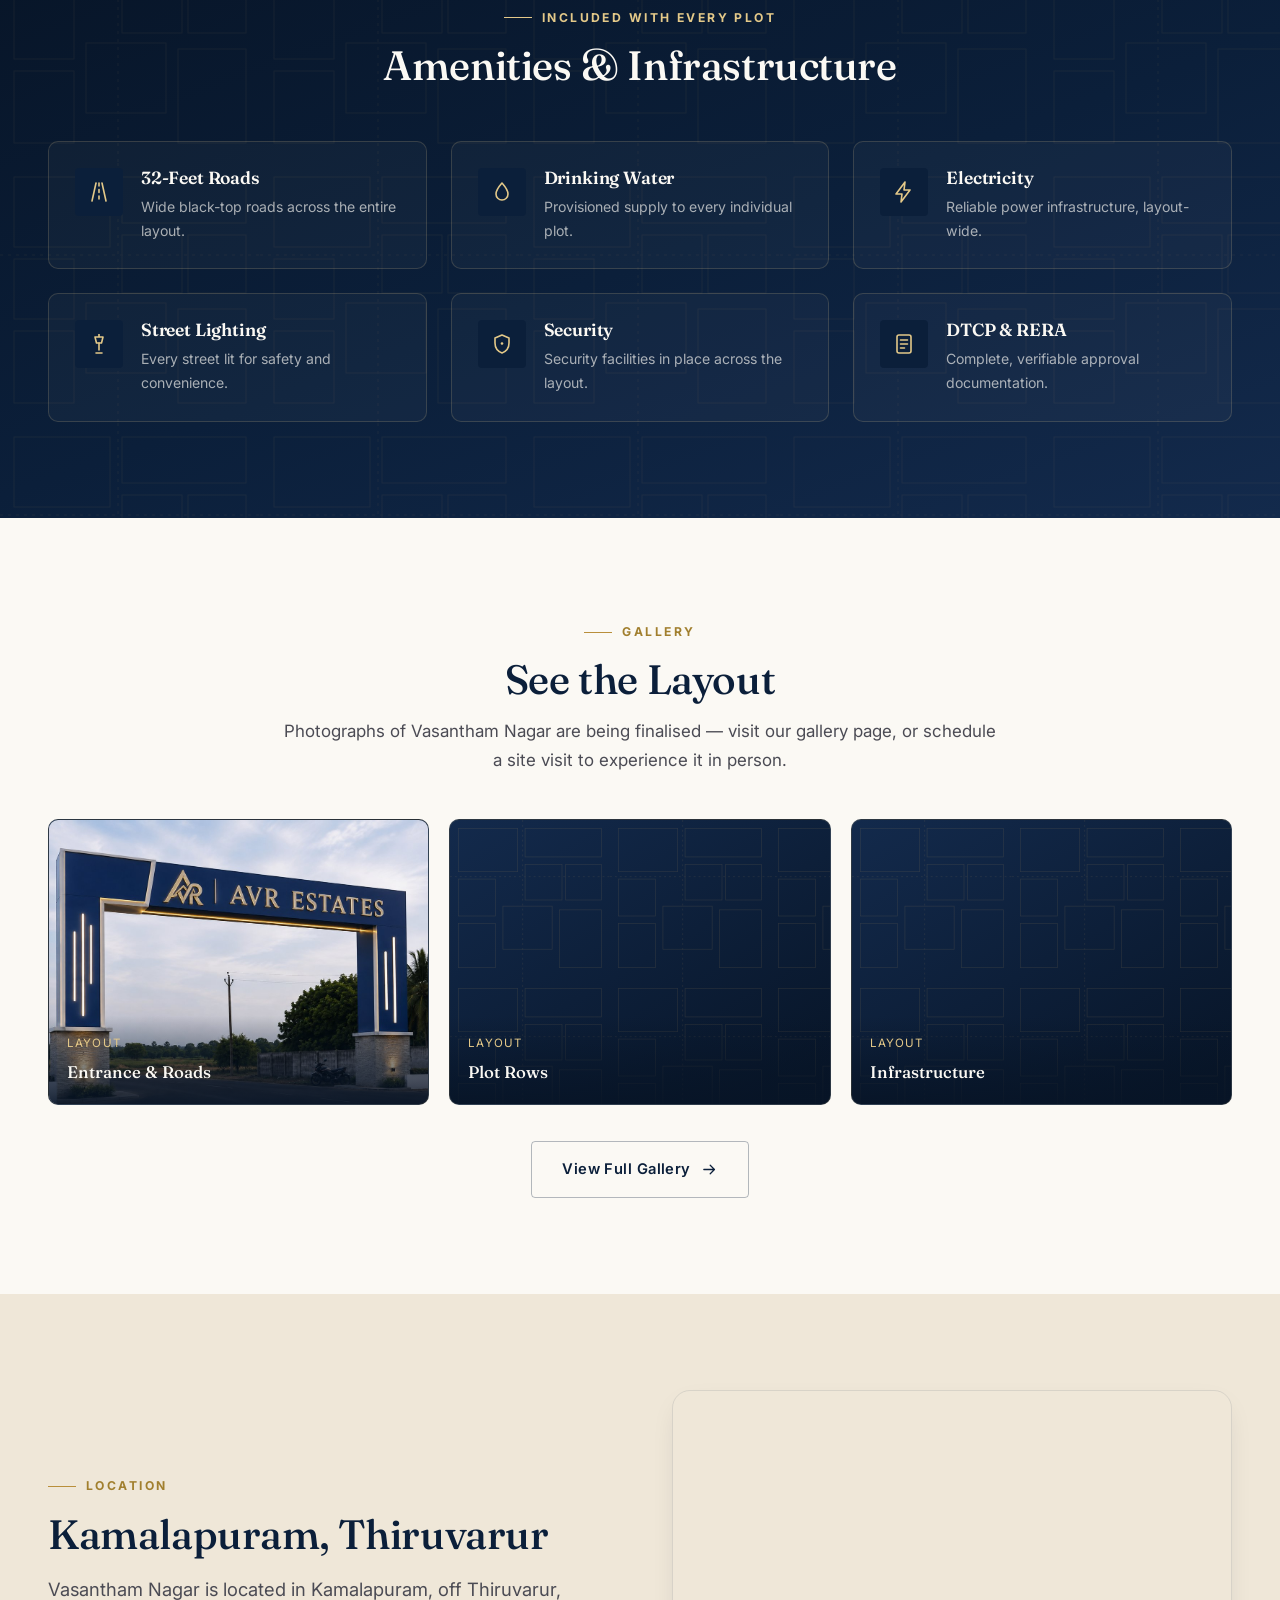
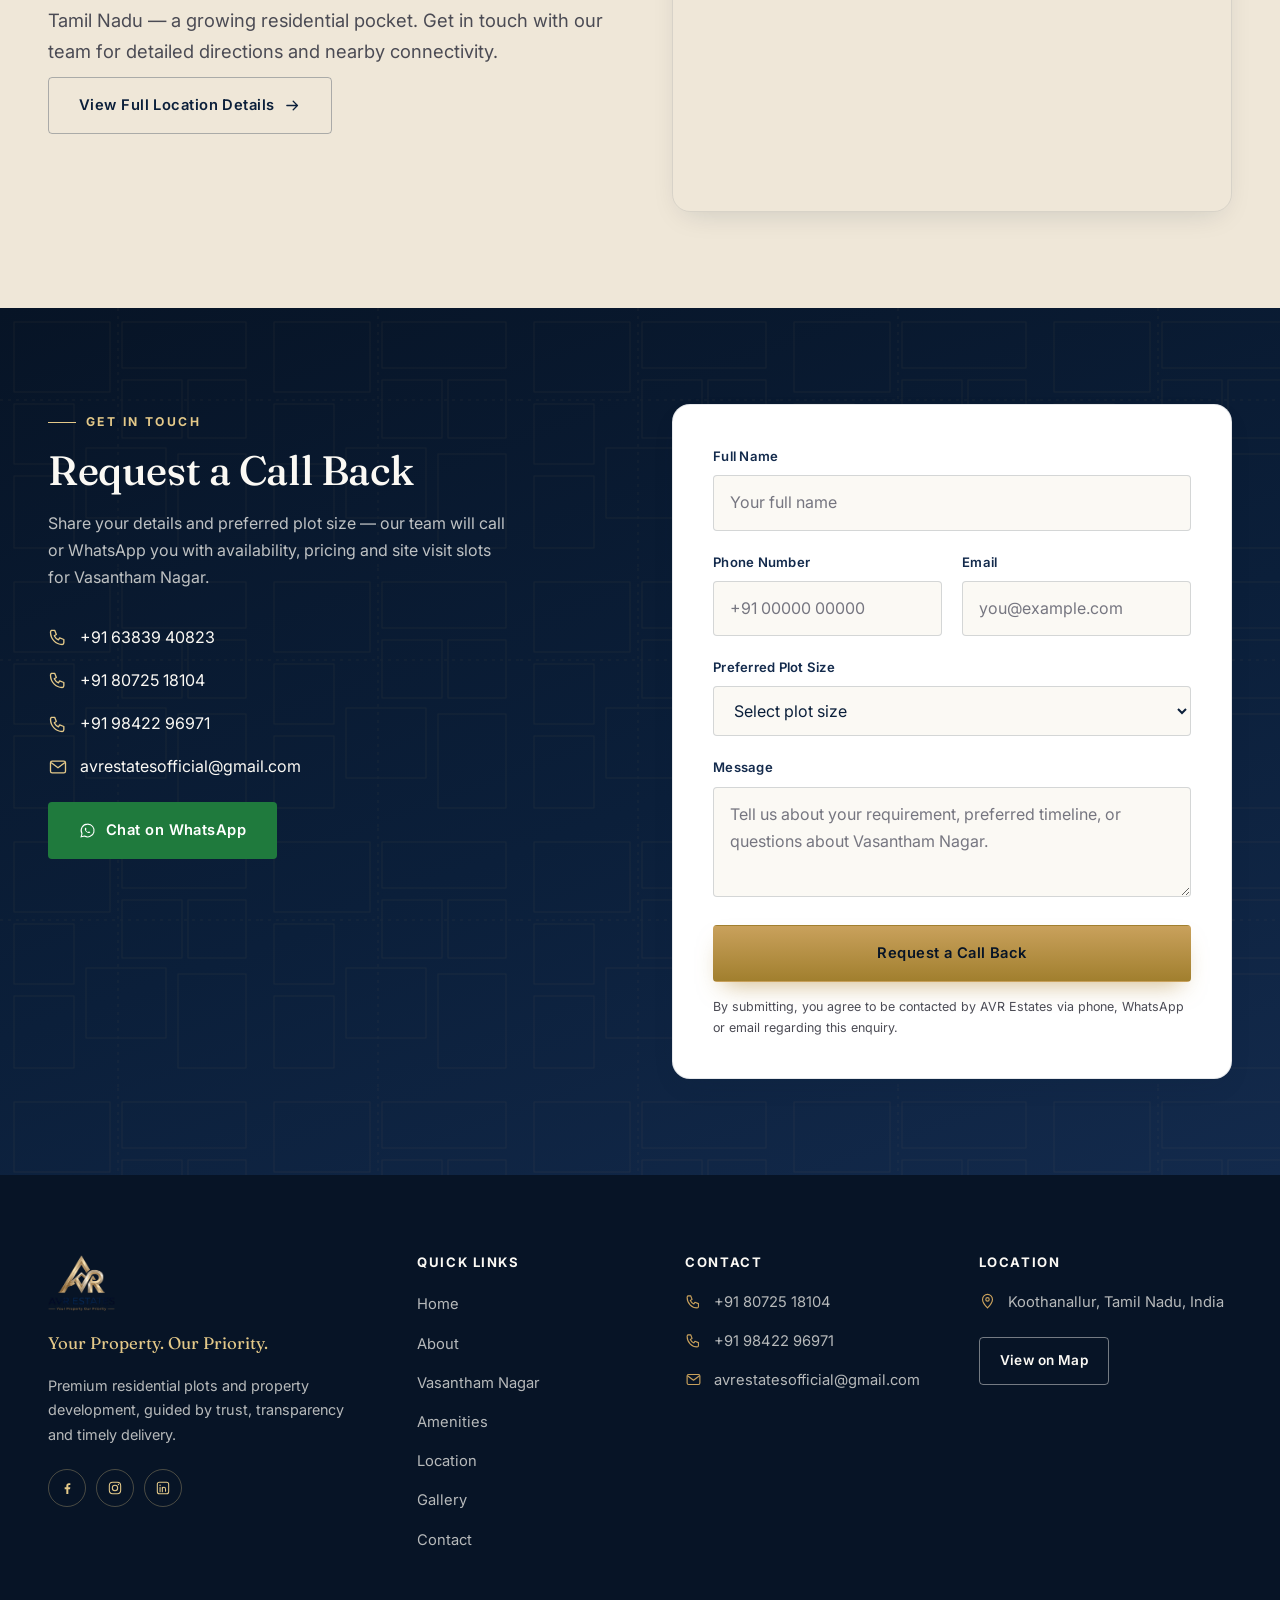
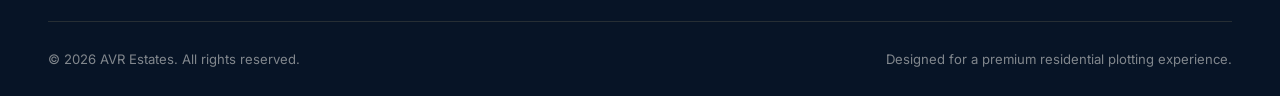
<file: vasantham-nagar.html>
<!DOCTYPE html>
<html lang="en">
<head>
<meta charset="UTF-8">
<meta name="viewport" content="width=device-width, initial-scale=1.0, viewport-fit=cover">
<title>Vasantham Nagar, Kamalapuram | DTCP &amp; RERA Approved Plots | AVR Estates</title>
<meta name="description" content="Vasantham Nagar by AVR Estates — DTCP and RERA approved residential plots in Kamalapuram from 1200–2000 Sq.Ft, with 32-feet roads, drinking water, electricity, street lighting and security.">
<link rel="canonical" href="https://www.avrestates.in/vasantham-nagar.html">
<meta property="og:type" content="website">
<meta property="og:title" content="Vasantham Nagar, Kamalapuram | AVR Estates">
<meta property="og:description" content="DTCP & RERA approved residential plots, 1200–2000 Sq.Ft, at Vasantham Nagar, Kamalapuram.">
<meta property="og:image" content="https://www.avrestates.in/images/og-image.jpg">
<meta property="og:url" content="https://www.avrestates.in/vasantham-nagar.html">
<link rel="icon" href="/images/favicon.ico" sizes="any">
<link rel="apple-touch-icon" href="/images/apple-touch-icon.png">
<link rel="stylesheet" href="css/style.css">
<link rel="preconnect" href="https://fonts.googleapis.com">
<link rel="preconnect" href="https://fonts.gstatic.com" crossorigin>
<link href="https://fonts.googleapis.com/css2?family=Fraunces:opsz,wght@9..144,400;9..144,500;9..144,600&family=Inter:wght@400;500;600;700&display=swap" rel="stylesheet">
<script type="application/ld+json">
{
  "@context": "https://schema.org",
  "@type": "Product",
  "name": "Vasantham Nagar Residential Plots",
  "description": "DTCP and RERA approved residential plots from 1200-2000 Sq.Ft at Vasantham Nagar, Kamalapuram, developed by AVR Estates.",
  "brand": { "@type": "Organization", "name": "AVR Estates" },
  "areaServed": "Kamalapuram, Koothanallur, Tamil Nadu"
}
</script>
</head>
<body>
<svg style="display:none" aria-hidden="true">
  <symbol id="i-phone" viewBox="0 0 24 24"><path d="M4 4h4l2 5-2.5 1.5a11 11 0 005 5L14 13l5 2v4c0 1-.9 2-2 2C9.5 21 3 14.5 3 6c0-1.1.9-2 2-2z" fill="none" stroke="currentColor" stroke-width="1.6" stroke-linecap="round" stroke-linejoin="round"/></symbol>
  <symbol id="i-whatsapp" viewBox="0 0 24 24"><path d="M12 3a9 9 0 00-7.8 13.4L3 21l4.8-1.2A9 9 0 1012 3z" fill="none" stroke="currentColor" stroke-width="1.5"/><path d="M8.6 8.6c.3-.7 1-.7 1.3-.1l.5 1c.2.4.1.8-.1 1.1l-.4.5c-.1.2-.1.4 0 .6.5 1 1.3 1.8 2.3 2.3.2.1.4.1.6 0l.5-.4c.3-.2.7-.3 1.1-.1l1 .5c.6.3.6 1-.1 1.3-.6.3-1.3.5-2 .3-2.3-.5-4.5-2.7-5-5-.2-.7 0-1.4.3-2z" fill="currentColor" stroke="none"/></symbol>
  <symbol id="i-mail" viewBox="0 0 24 24"><rect x="3" y="5" width="18" height="14" rx="2" fill="none" stroke="currentColor" stroke-width="1.6"/><path d="M4 7l8 6 8-6" fill="none" stroke="currentColor" stroke-width="1.6" stroke-linecap="round" stroke-linejoin="round"/></symbol>
  <symbol id="i-pin" viewBox="0 0 24 24"><path d="M12 21s7-7.2 7-12a7 7 0 10-14 0c0 4.8 7 12 7 12z" fill="none" stroke="currentColor" stroke-width="1.6"/><circle cx="12" cy="9" r="2.4" fill="none" stroke="currentColor" stroke-width="1.6"/></symbol>
  <symbol id="i-shield-check" viewBox="0 0 24 24"><path d="M12 3l7 3v5c0 5-3.2 8.5-7 10-3.8-1.5-7-5-7-10V6l7-3z" fill="none" stroke="currentColor" stroke-width="1.6" stroke-linejoin="round"/><path d="M9 12l2 2 4-4.5" fill="none" stroke="currentColor" stroke-width="1.6" stroke-linecap="round" stroke-linejoin="round"/></symbol>
  <symbol id="i-shield" viewBox="0 0 24 24"><path d="M12 3l7 3v5c0 5-3.2 8.5-7 10-3.8-1.5-7-5-7-10V6l7-3z" fill="none" stroke="currentColor" stroke-width="1.6" stroke-linejoin="round"/><circle cx="12" cy="11.5" r="1.3" fill="currentColor" stroke="none"/></symbol>
  <symbol id="i-road" viewBox="0 0 24 24"><path d="M9 3L5 21" fill="none" stroke="currentColor" stroke-width="1.6" stroke-linecap="round"/><path d="M15 3l4 18" fill="none" stroke="currentColor" stroke-width="1.6" stroke-linecap="round"/><path d="M12 3v3M12 9.5v3M12 16v3" fill="none" stroke="currentColor" stroke-width="1.6" stroke-linecap="round"/></symbol>
  <symbol id="i-water" viewBox="0 0 24 24"><path d="M12 3s6 6.8 6 11a6 6 0 11-12 0c0-4.2 6-11 6-11z" fill="none" stroke="currentColor" stroke-width="1.6" stroke-linejoin="round"/></symbol>
  <symbol id="i-bolt" viewBox="0 0 24 24"><path d="M13 2L4 14h6l-1 8 9-12h-6l1-8z" fill="none" stroke="currentColor" stroke-width="1.6" stroke-linejoin="round"/></symbol>
  <symbol id="i-lamp" viewBox="0 0 24 24"><path d="M12 2v3M8 5h8l-1.5 6h-5L8 5z" fill="none" stroke="currentColor" stroke-width="1.6" stroke-linejoin="round"/><path d="M12 11v7M9 21h6" fill="none" stroke="currentColor" stroke-width="1.6" stroke-linecap="round"/></symbol>
  <symbol id="i-ruler" viewBox="0 0 24 24"><rect x="3" y="9" width="18" height="6" rx="1" fill="none" stroke="currentColor" stroke-width="1.6"/><path d="M7 9v3M11 9v3M15 9v3M19 9v3" stroke="currentColor" stroke-width="1.6" stroke-linecap="round"/></symbol>
  <symbol id="i-arrow-right" viewBox="0 0 24 24"><path d="M4 12h15M13 6l6 6-6 6" fill="none" stroke="currentColor" stroke-width="1.8" stroke-linecap="round" stroke-linejoin="round"/></symbol>
  <symbol id="i-chevron-right" viewBox="0 0 24 24"><path d="M9 6l6 6-6 6" fill="none" stroke="currentColor" stroke-width="1.8" stroke-linecap="round" stroke-linejoin="round"/></symbol>
  <symbol id="i-users" viewBox="0 0 24 24"><circle cx="9" cy="8" r="3" fill="none" stroke="currentColor" stroke-width="1.6"/><path d="M3 20c0-3.3 2.7-6 6-6s6 2.7 6 6" fill="none" stroke="currentColor" stroke-width="1.6" stroke-linecap="round"/><circle cx="17" cy="9" r="2.2" fill="none" stroke="currentColor" stroke-width="1.6"/><path d="M15.5 14.2a4.8 4.8 0 016.3 4.3" fill="none" stroke="currentColor" stroke-width="1.6" stroke-linecap="round"/></symbol>
  <symbol id="i-calendar" viewBox="0 0 24 24"><rect x="3.5" y="5" width="17" height="16" rx="2" fill="none" stroke="currentColor" stroke-width="1.6"/><path d="M3.5 10h17M8 3v4M16 3v4" stroke="currentColor" stroke-width="1.6" stroke-linecap="round"/></symbol>
  <symbol id="i-home" viewBox="0 0 24 24"><path d="M4 11l8-7 8 7" fill="none" stroke="currentColor" stroke-width="1.6" stroke-linecap="round" stroke-linejoin="round"/><path d="M6 10v9a1 1 0 001 1h10a1 1 0 001-1v-9" fill="none" stroke="currentColor" stroke-width="1.6" stroke-linecap="round" stroke-linejoin="round"/></symbol>
  <symbol id="i-facebook" viewBox="0 0 24 24"><path d="M14 21v-7h2.5l.5-3H14V9c0-.9.3-1.5 1.6-1.5H17V5c-.3 0-1.2-.1-2.3-.1-2.3 0-3.7 1.4-3.7 3.9V11H8.5v3H11v7h3z" fill="currentColor" stroke="none"/></symbol>
  <symbol id="i-instagram" viewBox="0 0 24 24"><rect x="3.5" y="3.5" width="17" height="17" rx="5" fill="none" stroke="currentColor" stroke-width="1.6"/><circle cx="12" cy="12" r="4" fill="none" stroke="currentColor" stroke-width="1.6"/><circle cx="17.2" cy="6.8" r="1" fill="currentColor" stroke="none"/></symbol>
  <symbol id="i-linkedin" viewBox="0 0 24 24"><rect x="3.5" y="3.5" width="17" height="17" rx="3" fill="none" stroke="currentColor" stroke-width="1.6"/><circle cx="7.6" cy="8" r="1.1" fill="currentColor" stroke="none"/><path d="M7.6 11v6.5M11 11v6.5M11 13.5c0-1.6 1-2.7 2.4-2.7 1.6 0 2.4 1 2.4 2.9v3.3" fill="none" stroke="currentColor" stroke-width="1.6" stroke-linecap="round"/></symbol>
  <symbol id="i-clock" viewBox="0 0 24 24"><circle cx="12" cy="12" r="8.5" fill="none" stroke="currentColor" stroke-width="1.6"/><path d="M12 7.5V12l3 2" fill="none" stroke="currentColor" stroke-width="1.6" stroke-linecap="round" stroke-linejoin="round"/></symbol>
  <symbol id="i-compass" viewBox="0 0 24 24"><circle cx="12" cy="12" r="9" fill="none" stroke="currentColor" stroke-width="1.6"/><path d="M15 9l-2 5-5 2 2-5 5-2z" fill="none" stroke="currentColor" stroke-width="1.4" stroke-linejoin="round"/></symbol>
  <symbol id="i-doc" viewBox="0 0 24 24"><rect x="5" y="3" width="14" height="18" rx="2" fill="none" stroke="currentColor" stroke-width="1.6"/><path d="M8.5 8h7M8.5 12h7M8.5 16h4" stroke="currentColor" stroke-width="1.6" stroke-linecap="round"/></symbol>
  <symbol id="i-grid" viewBox="0 0 24 24"><rect x="3.5" y="3.5" width="7" height="7" fill="none" stroke="currentColor" stroke-width="1.6"/><rect x="13.5" y="3.5" width="7" height="7" fill="none" stroke="currentColor" stroke-width="1.6"/><rect x="3.5" y="13.5" width="7" height="7" fill="none" stroke="currentColor" stroke-width="1.6"/><rect x="13.5" y="13.5" width="7" height="7" fill="none" stroke="currentColor" stroke-width="1.6"/></symbol>
  <symbol id="i-target" viewBox="0 0 24 24"><circle cx="12" cy="12" r="8.5" fill="none" stroke="currentColor" stroke-width="1.6"/><circle cx="12" cy="12" r="4.5" fill="none" stroke="currentColor" stroke-width="1.6"/><circle cx="12" cy="12" r="1" fill="currentColor" stroke="none"/></symbol>
  <symbol id="i-eye" viewBox="0 0 24 24"><path d="M2.5 12S6 5.5 12 5.5 21.5 12 21.5 12 18 18.5 12 18.5 2.5 12 2.5 12z" fill="none" stroke="currentColor" stroke-width="1.6" stroke-linejoin="round"/><circle cx="12" cy="12" r="3" fill="none" stroke="currentColor" stroke-width="1.6"/></symbol>
  <symbol id="i-diamond" viewBox="0 0 24 24"><path d="M6 3h12l3 6-9 12L3 9l3-6z" fill="none" stroke="currentColor" stroke-width="1.6" stroke-linejoin="round"/><path d="M3 9h18M9 3l3 6 3-6M9 3l-3 6M15 3l3 6" fill="none" stroke="currentColor" stroke-width="1.1" stroke-linejoin="round"/></symbol>
  <symbol id="i-camera" viewBox="0 0 24 24"><path d="M4 8h3l1.5-2.5h7L17 8h3a1 1 0 011 1v9a1 1 0 01-1 1H4a1 1 0 01-1-1V9a1 1 0 011-1z" fill="none" stroke="currentColor" stroke-width="1.6" stroke-linejoin="round"/><circle cx="12" cy="13" r="3.5" fill="none" stroke="currentColor" stroke-width="1.6"/></symbol>
  <symbol id="i-menu" viewBox="0 0 24 24"><path d="M4 6h16M4 12h16M4 18h16" stroke="currentColor" stroke-width="1.8" stroke-linecap="round"/></symbol>
</svg>

<header class="navbar">
  <div class="container navbar-inner">
    <a href="index.html" class="nav-brand"><img src="images/avr-logo.png" alt="AVR Estates logo"></a>
    <nav class="nav-links" id="navLinks">
      <a href="index.html">Home</a>
      <a href="about.html">About</a>
      <a href="vasantham-nagar.html" class="active">Vasantham Nagar</a>
      <a href="amenities.html">Amenities</a>
      <a href="location.html">Location</a>
      <a href="gallery.html">Gallery</a>
      <a href="contact.html">Contact</a>
    </nav>
    <div class="nav-cta">
      <a href="tel:+916383940823" class="nav-call"><svg><use href="#i-phone"/></svg> +91 63839 40823</a>
      <a href="#enquiry" class="btn btn-gold btn-sm">Enquire Now</a>
      <button class="nav-toggle" id="navToggle" aria-label="Toggle menu" aria-expanded="false"><span></span><span></span><span></span></button>
    </div>
  </div>
</header>

<section class="page-header bg-navy-gradient blueprint-bg">
  <div class="container">
    <div class="eyebrow-row"><a href="index.html">Home</a> <svg style="width:14px;height:14px;"><use href="#i-chevron-right"/></svg> <span>Vasantham Nagar</span></div>
    <span class="hero-badge"><svg><use href="#i-shield-check"/></svg> DTCP &amp; RERA Approved</span>
    <h1 style="margin-top:16px;">Vasantham Nagar, Kamalapuram</h1>
    <p>Premium residential plots from 1200–2000 Sq.Ft, with 32-feet roads, drinking water, electricity, street lighting and security — approved and ready.</p>
    <div class="hero-actions" style="margin-top:30px;">
      <a href="#enquiry" class="btn btn-gold">Enquire Now <svg><use href="#i-arrow-right"/></svg></a>
      <a href="tel:+916383940823" class="btn btn-outline-light"><svg><use href="#i-phone"/></svg> Call Now</a>
      <a href="https://wa.me/916383940823?text=Hello%20AVR%20Estates%2C%20I%20am%20interested%20in%20Vasantham%20Nagar%20residential%20plots.%20Please%20share%20the%20project%20details." target="_blank" rel="noopener" class="btn btn-whatsapp"><svg><use href="#i-whatsapp"/></svg> WhatsApp</a>
    </div>
  </div>
</section>

<!-- OVERVIEW -->
<section class="section bg-ivory">
  <div class="container two-col">
    <div class="reveal">
      <div class="section-eyebrow">Project Overview</div>
      <h2>A Layout Planned for Real Living</h2>
      <p class="lede" style="margin-top:18px;">Vasantham Nagar is AVR Estates' residential plot development in Kamalapuram, close to Koothanallur, Tamil Nadu. The layout is DTCP and RERA approved, with plot sizes ranging from 1200 to 2000 Sq.Ft to suit different family needs and budgets.</p>
      <p class="lede" style="margin-top:14px;">Every plot sits along 32-feet black-top roads, with drinking water, electricity, street lighting and layout-wide security already in place — so you can move from purchase to construction with confidence.</p>
      <a href="#enquiry" class="btn btn-navy" style="margin-top:10px;">Request Plot Availability <svg><use href="#i-arrow-right"/></svg></a>
    </div>
    <div class="reveal">
      <table class="spec-table">
        <tr><td><svg><use href="#i-ruler"/></svg> Plot Sizes</td><td>1200 / 1500 / 1800 / 2000 Sq.Ft</td></tr>
        <tr><td><svg><use href="#i-shield-check"/></svg> Approvals</td><td>DTCP &amp; RERA Approved</td></tr>
        <tr><td><svg><use href="#i-road"/></svg> Road Width</td><td>32-Feet Black-top Roads</td></tr>
        <tr><td><svg><use href="#i-water"/></svg> Water Supply</td><td>Drinking Water Provisioned</td></tr>
        <tr><td><svg><use href="#i-bolt"/></svg> Electricity</td><td>Available Layout-Wide</td></tr>
        <tr><td><svg><use href="#i-lamp"/></svg> Street Lighting</td><td>Included Throughout</td></tr>
        <tr><td><svg><use href="#i-shield"/></svg> Security</td><td>Layout Security Facilities</td></tr>
        <tr><td><svg><use href="#i-pin"/></svg> Location</td><td>Kamalapuram, Koothanallur, TN</td></tr>
      </table>
    </div>
  </div>
</section>

<!-- AMENITIES -->
<section class="section bg-navy-gradient blueprint-bg on-dark">
  <div class="container">
    <div class="section-heading center reveal">
      <div class="section-eyebrow" style="justify-content:center;">Included With Every Plot</div>
      <h2>Amenities &amp; Infrastructure</h2>
    </div>
    <div class="amenity-grid" style="margin-top:52px;">
      <div class="amenity-card reveal" style="background:rgba(255,255,255,0.03);border-color:rgba(228,201,137,0.18);">
        <div class="amenity-icon"><svg><use href="#i-road"/></svg></div>
        <div><h4 style="color:var(--ivory-100);">32-Feet Roads</h4><p style="color:rgba(251,249,244,0.65);">Wide black-top roads across the entire layout.</p></div>
      </div>
      <div class="amenity-card reveal" style="background:rgba(255,255,255,0.03);border-color:rgba(228,201,137,0.18);">
        <div class="amenity-icon"><svg><use href="#i-water"/></svg></div>
        <div><h4 style="color:var(--ivory-100);">Drinking Water</h4><p style="color:rgba(251,249,244,0.65);">Provisioned supply to every individual plot.</p></div>
      </div>
      <div class="amenity-card reveal" style="background:rgba(255,255,255,0.03);border-color:rgba(228,201,137,0.18);">
        <div class="amenity-icon"><svg><use href="#i-bolt"/></svg></div>
        <div><h4 style="color:var(--ivory-100);">Electricity</h4><p style="color:rgba(251,249,244,0.65);">Reliable power infrastructure, layout-wide.</p></div>
      </div>
      <div class="amenity-card reveal" style="background:rgba(255,255,255,0.03);border-color:rgba(228,201,137,0.18);">
        <div class="amenity-icon"><svg><use href="#i-lamp"/></svg></div>
        <div><h4 style="color:var(--ivory-100);">Street Lighting</h4><p style="color:rgba(251,249,244,0.65);">Every street lit for safety and convenience.</p></div>
      </div>
      <div class="amenity-card reveal" style="background:rgba(255,255,255,0.03);border-color:rgba(228,201,137,0.18);">
        <div class="amenity-icon"><svg><use href="#i-shield"/></svg></div>
        <div><h4 style="color:var(--ivory-100);">Security</h4><p style="color:rgba(251,249,244,0.65);">Security facilities in place across the layout.</p></div>
      </div>
      <div class="amenity-card reveal" style="background:rgba(255,255,255,0.03);border-color:rgba(228,201,137,0.18);">
        <div class="amenity-icon"><svg><use href="#i-doc"/></svg></div>
        <div><h4 style="color:var(--ivory-100);">DTCP &amp; RERA</h4><p style="color:rgba(251,249,244,0.65);">Complete, verifiable approval documentation.</p></div>
      </div>
    </div>
  </div>
</section>

<!-- GALLERY PREVIEW -->
<section class="section bg-ivory">
  <div class="container">
    <div class="section-heading center reveal">
      <div class="section-eyebrow" style="justify-content:center;">Gallery</div>
      <h2>See the Layout</h2>
      <p>Photographs of Vasantham Nagar are being finalised — visit our gallery page, or schedule a site visit to experience it in person.</p>
    </div>
    <div class="gallery-grid" style="margin-top:44px;">
      <div class="gallery-tile reveal"><img class="tile-photo" src="images/vasantham-nagar-entrance.jpg" alt="Vasantham Nagar entrance arch, Kamalapuram"><div class="gallery-tile-label"><span>Layout</span><strong>Entrance &amp; Roads</strong></div></div>
      <div class="gallery-tile reveal"><div class="pattern"></div><div class="gallery-tile-label"><span>Layout</span><strong>Plot Rows</strong></div></div>
      <div class="gallery-tile reveal"><div class="pattern"></div><div class="gallery-tile-label"><span>Layout</span><strong>Infrastructure</strong></div></div>
    </div>
    <div style="text-align:center;margin-top:36px;">
      <a href="gallery.html" class="btn btn-outline-dark">View Full Gallery <svg><use href="#i-arrow-right"/></svg></a>
    </div>
  </div>
</section>

<!-- LOCATION SNIPPET -->
<section class="section bg-beige">
  <div class="container two-col">
    <div class="reveal">
      <div class="section-eyebrow">Location</div>
      <h2>Kamalapuram, Thiruvarur</h2>
      <p class="lede" style="margin-top:16px;">Vasantham Nagar is located in Kamalapuram, off Thiruvarur, Tamil Nadu — a growing residential pocket. Get in touch with our team for detailed directions and nearby connectivity.</p>
      <a href="location.html" class="btn btn-outline-dark" style="margin-top:10px;">View Full Location Details <svg><use href="#i-arrow-right"/></svg></a>
    </div>
    <div class="reveal map-frame">
      <iframe src="https://www.google.com/maps?q=Kamalapuram,+Koothanallur,+Tamil+Nadu&output=embed" loading="lazy" referrerpolicy="no-referrer-when-downgrade" title="Map showing Kamalapuram, Koothanallur, Tamil Nadu"></iframe>
    </div>
  </div>
</section>

<!-- ENQUIRY FORM -->
<section class="section bg-navy-gradient blueprint-bg on-dark" id="enquiry">
  <div class="container">
    <div class="two-col" style="align-items:flex-start;">
      <div class="reveal">
        <div class="section-eyebrow">Get In Touch</div>
        <h2>Request a Call Back</h2>
        <p style="color:rgba(251,249,244,0.75);margin-top:16px;max-width:460px;">Share your details and preferred plot size — our team will call or WhatsApp you with availability, pricing and site visit slots for Vasantham Nagar.</p>
        <div style="margin-top:32px;display:flex;flex-direction:column;gap:16px;">
          <a href="tel:+916383940823" style="display:flex;align-items:center;gap:12px;color:var(--ivory-100);"><svg style="width:20px;height:20px;color:var(--gold-300);"><use href="#i-phone"/></svg> +91 63839 40823</a>
          <a href="tel:+918072518104" style="display:flex;align-items:center;gap:12px;color:var(--ivory-100);"><svg style="width:20px;height:20px;color:var(--gold-300);"><use href="#i-phone"/></svg> +91 80725 18104</a>
          <a href="tel:+919842296971" style="display:flex;align-items:center;gap:12px;color:var(--ivory-100);"><svg style="width:20px;height:20px;color:var(--gold-300);"><use href="#i-phone"/></svg> +91 98422 96971</a>
          <a href="mailto:avrestatesofficial@gmail.com" style="display:flex;align-items:center;gap:12px;color:var(--ivory-100);"><svg style="width:20px;height:20px;color:var(--gold-300);"><use href="#i-mail"/></svg> avrestatesofficial@gmail.com</a>
          <a href="https://wa.me/916383940823?text=Hello%20AVR%20Estates%2C%20I%20am%20interested%20in%20Vasantham%20Nagar%20residential%20plots.%20Please%20share%20the%20project%20details." target="_blank" rel="noopener" class="btn btn-whatsapp" style="width:fit-content;margin-top:6px;"><svg><use href="#i-whatsapp"/></svg> Chat on WhatsApp</a>
        </div>
      </div>

      <div class="reveal">
        <div class="form-card">
          <!-- Connect to Formspree: create a form at https://formspree.io with avrestatesofficial@gmail.com,
               then replace YOUR_FORM_ID below with the real endpoint ID. -->
          <form class="enquiry-form" action="https://formspree.io/f/YOUR_FORM_ID" method="POST">
            <input type="hidden" name="_subject" value="New Enquiry — Vasantham Nagar, AVR Estates">
            <input type="hidden" name="project" value="Vasantham Nagar">
            <div class="field">
              <label for="fullName">Full Name</label>
              <input type="text" id="fullName" name="Full Name" placeholder="Your full name" required>
            </div>
            <div class="form-row">
              <div class="field">
                <label for="phone">Phone Number</label>
                <input type="tel" id="phone" name="Phone Number" placeholder="+91 00000 00000" required>
              </div>
              <div class="field">
                <label for="email">Email</label>
                <input type="email" id="email" name="Email" placeholder="you@example.com" required>
              </div>
            </div>
            <div class="field">
              <label for="plotSize">Preferred Plot Size</label>
              <select id="plotSize" name="Preferred Plot Size" required>
                <option value="" disabled selected>Select plot size</option>
                <option value="1200 Sq.Ft">1200 Sq.Ft</option>
                <option value="1500 Sq.Ft">1500 Sq.Ft</option>
                <option value="1800 Sq.Ft">1800 Sq.Ft</option>
                <option value="2000 Sq.Ft">2000 Sq.Ft</option>
              </select>
            </div>
            <div class="field">
              <label for="message">Message</label>
              <textarea id="message" name="Message" placeholder="Tell us about your requirement, preferred timeline, or questions about Vasantham Nagar."></textarea>
            </div>
            <button type="submit" class="btn btn-gold btn-block">Request a Call Back</button>
            <p class="form-consent">By submitting, you agree to be contacted by AVR Estates via phone, WhatsApp or email regarding this enquiry.</p>
            <div class="form-msg" role="status"></div>
          </form>
        </div>
      </div>
    </div>
  </div>
</section>

<footer class="site-footer">
  <div class="container">
    <div class="footer-grid">
      <div class="footer-brand">
        <img src="images/avr-logo.png" alt="AVR Estates logo">
        <p class="tagline">Your Property. Our Priority.</p>
        <p class="desc">Premium residential plots and property development, guided by trust, transparency and timely delivery.</p>
        <div class="social-row">
          <a href="#" aria-label="AVR Estates on Facebook (coming soon)"><svg><use href="#i-facebook"/></svg></a>
          <a href="#" aria-label="AVR Estates on Instagram (coming soon)"><svg><use href="#i-instagram"/></svg></a>
          <a href="#" aria-label="AVR Estates on LinkedIn (coming soon)"><svg><use href="#i-linkedin"/></svg></a>
        </div>
      </div>
      <div class="footer-col">
        <h4>Quick Links</h4>
        <ul>
          <li><a href="index.html">Home</a></li>
          <li><a href="about.html">About</a></li>
          <li><a href="vasantham-nagar.html">Vasantham Nagar</a></li>
          <li><a href="amenities.html">Amenities</a></li>
          <li><a href="location.html">Location</a></li>
          <li><a href="gallery.html">Gallery</a></li>
          <li><a href="contact.html">Contact</a></li>
        </ul>
      </div>
      <div class="footer-col">
        <h4>Contact</h4>
        <div class="footer-contact-item"><svg><use href="#i-phone"/></svg> <a href="tel:+918072518104">+91 80725 18104</a></div>
        <div class="footer-contact-item"><svg><use href="#i-phone"/></svg> <a href="tel:+919842296971">+91 98422 96971</a></div>
        <div class="footer-contact-item"><svg><use href="#i-mail"/></svg> <a href="mailto:avrestatesofficial@gmail.com">avrestatesofficial@gmail.com</a></div>
      </div>
      <div class="footer-col">
        <h4>Location</h4>
        <div class="footer-contact-item"><svg><use href="#i-pin"/></svg> <span>Koothanallur, Tamil Nadu, India</span></div>
        <a href="location.html" class="btn btn-outline-light btn-sm" style="margin-top:8px;">View on Map</a>
      </div>
    </div>
    <div class="footer-bottom">
      <span>&copy; <span id="year"></span> AVR Estates. All rights reserved.</span>
      <span>Designed for a premium residential plotting experience.</span>
    </div>
  </div>
</footer>

<a class="whatsapp-float" href="https://wa.me/916383940823?text=Hello%20AVR%20Estates%2C%20I%20am%20interested%20in%20Vasantham%20Nagar%20residential%20plots.%20Please%20share%20the%20project%20details." target="_blank" rel="noopener" aria-label="Chat with AVR Estates on WhatsApp about Vasantham Nagar">
  <span class="ping"></span><svg><use href="#i-whatsapp"/></svg>
</a>

<nav class="mobile-action-bar">
  <a href="tel:+916383940823"><svg><use href="#i-phone"/></svg> Call</a>
  <a href="https://wa.me/916383940823?text=Hello%20AVR%20Estates%2C%20I%20am%20interested%20in%20Vasantham%20Nagar%20residential%20plots.%20Please%20share%20the%20project%20details." target="_blank" rel="noopener"><svg><use href="#i-whatsapp"/></svg> WhatsApp</a>
  <a href="#enquiry" class="enquire-cta"><svg><use href="#i-mail"/></svg> Enquire</a>
</nav>

<script src="js/main.js"></script>
</body>
</html>
</file>
<file: css/style.css>
/* =========================================================
   AVR ESTATES — Design System
   Palette: deep navy, warm gold, ivory, charcoal, beige
   Type: Fraunces (display) + Inter (body/UI)
   ========================================================= */

:root {
  /* Color tokens */
  --navy-950: #071426;
  --navy-900: #0B1F3A;
  --navy-800: #132A4C;
  --navy-700: #1D3A63;
  --navy-600: #2C4E7E;

  --gold-700: #8C6D26;
  --gold-600: #A17F2E;
  --gold-500: #B98F3B;
  --gold-400: #C9A15C;
  --gold-300: #E4C989;
  --gold-100: #F6ECD2;

  --ivory-100: #FBF9F4;
  --ivory-200: #F6F1E7;
  --beige-300: #EFE7D8;
  --beige-400: #E4D8C0;

  --charcoal-900: #23232A;
  --charcoal-700: #4B4B54;
  --charcoal-500: #767680;

  --white: #FFFFFF;

  /* Semantic */
  --bg-body: var(--ivory-100);
  --text-body: var(--charcoal-900);
  --text-muted: var(--charcoal-700);
  --border-soft: rgba(11, 31, 58, 0.1);
  --shadow-soft: 0 20px 45px -20px rgba(11, 31, 58, 0.25);
  --shadow-card: 0 10px 30px -12px rgba(11, 31, 58, 0.18);

  /* Type */
  --font-display: 'Fraunces', 'Georgia', serif;
  --font-body: 'Inter', -apple-system, BlinkMacSystemFont, 'Segoe UI', sans-serif;

  /* Layout */
  --container-w: 1240px;
  --radius-sm: 4px;
  --radius-md: 10px;
  --radius-lg: 18px;
  --nav-h: 84px;
}

/* ---------- Reset ---------- */
*, *::before, *::after { box-sizing: border-box; }
html {
  scroll-behavior: smooth;
  background: var(--ivory-100);
  /* Stop iOS Safari's elastic overscroll bounce from ever exposing a gap
     of bare background above the sticky navbar / around fixed overlays. */
  overscroll-behavior-y: none;
}
@media (prefers-reduced-motion: reduce) {
  html { scroll-behavior: auto; }
  *, *::before, *::after { animation-duration: 0.001ms !important; animation-iteration-count: 1 !important; transition-duration: 0.001ms !important; scroll-behavior: auto !important; }
}
body, h1, h2, h3, h4, p, figure, blockquote { margin: 0; }
ul, ol { margin: 0; padding: 0; list-style: none; }
img { max-width: 100%; display: block; }
a { color: inherit; text-decoration: none; }
button { font: inherit; cursor: pointer; }
input, select, textarea { font: inherit; }
svg { display: block; }

body {
  font-family: var(--font-body);
  background: var(--bg-body);
  color: var(--text-body);
  line-height: 1.7;
  font-size: 16px;
  -webkit-font-smoothing: antialiased;
  overscroll-behavior-y: none;
}

/* Visible focus for keyboard users */
a:focus-visible, button:focus-visible, input:focus-visible, select:focus-visible, textarea:focus-visible {
  outline: 2px solid var(--gold-500);
  outline-offset: 3px;
}

/* ---------- Typography ---------- */
h1, h2, h3, h4 {
  font-family: var(--font-display);
  color: var(--navy-900);
  font-weight: 600;
  line-height: 1.15;
  letter-spacing: -0.01em;
}
h1 { font-size: clamp(2.5rem, 4.6vw, 4rem); font-weight: 500; }
h2 { font-size: clamp(1.9rem, 3.2vw, 2.7rem); font-weight: 500; }
h3 { font-size: clamp(1.3rem, 2vw, 1.6rem); font-weight: 600; }
h4 { font-size: 1.1rem; font-weight: 600; }

.section-eyebrow {
  display: inline-flex;
  align-items: center;
  gap: 10px;
  font-family: var(--font-body);
  font-size: 0.76rem;
  font-weight: 700;
  letter-spacing: 0.2em;
  text-transform: uppercase;
  color: var(--gold-600);
  margin-bottom: 14px;
}
.section-eyebrow::before {
  content: '';
  width: 28px;
  height: 1px;
  background: var(--gold-500);
  display: inline-block;
}
.on-dark .section-eyebrow { color: var(--gold-300); }
.on-dark .section-eyebrow::before { background: var(--gold-300); }

.section-heading { max-width: 720px; }
.section-heading p { color: var(--text-muted); font-size: 1.06rem; margin-top: 14px; }
.section-heading.center { margin-left: auto; margin-right: auto; text-align: center; }
.on-dark .section-heading p { color: rgba(251, 249, 244, 0.72); }
.on-dark h1, .on-dark h2, .on-dark h3, .on-dark h4 { color: var(--ivory-100); }

.lede { font-size: 1.15rem; color: var(--text-muted); max-width: 640px; }

/* ---------- Layout helpers ---------- */
.container { max-width: var(--container-w); margin: 0 auto; padding: 0 28px; }
.section { padding: 96px 0; }
.section-sm { padding: 64px 0; }
.section-tight { padding: 56px 0; }
.grid { display: grid; }
.flex { display: flex; }
.divider-gold {
  width: 64px;
  height: 2px;
  background: linear-gradient(90deg, var(--gold-500), var(--gold-300));
  margin: 20px 0;
}
.center-divider { margin-left: auto; margin-right: auto; }

.bg-navy { background: var(--navy-900); }
.bg-navy-gradient { background: linear-gradient(160deg, var(--navy-950) 0%, var(--navy-900) 55%, var(--navy-800) 100%); }
.bg-ivory { background: var(--ivory-100); }
.bg-beige { background: var(--beige-300); }
.on-dark { color: var(--ivory-200); }

.blueprint-bg {
  position: relative;
  isolation: isolate;
}
.blueprint-bg::before {
  content: '';
  position: absolute;
  inset: 0;
  background-image: url('../images/plot-grid-pattern.svg');
  background-size: 260px 260px;
  opacity: 0.07;
  z-index: 0;
  pointer-events: none;
}
.blueprint-bg > * { position: relative; z-index: 1; }

/* ---------- Buttons ---------- */
.btn {
  display: inline-flex;
  align-items: center;
  justify-content: center;
  gap: 10px;
  padding: 15px 30px;
  font-size: 0.92rem;
  font-weight: 600;
  letter-spacing: 0.03em;
  border-radius: var(--radius-sm);
  border: 1px solid transparent;
  transition: transform 0.25s ease, box-shadow 0.25s ease, background 0.25s ease, color 0.25s ease, border-color .25s ease;
  white-space: nowrap;
}
.btn svg { width: 17px; height: 17px; flex-shrink: 0; }

.btn-gold {
  background: linear-gradient(180deg, var(--gold-400), var(--gold-600));
  color: var(--navy-950);
  box-shadow: 0 12px 24px -10px rgba(169, 126, 40, 0.55);
}
.btn-gold:hover { transform: translateY(-2px); box-shadow: 0 16px 30px -10px rgba(169, 126, 40, 0.65); }

.btn-navy {
  background: var(--navy-900);
  color: var(--ivory-100);
}
.btn-navy:hover { background: var(--navy-800); transform: translateY(-2px); }

.btn-outline-light {
  border-color: rgba(251, 249, 244, 0.45);
  color: var(--ivory-100);
  background: transparent;
}
.btn-outline-light:hover { border-color: var(--gold-300); color: var(--gold-300); }

.btn-outline-dark {
  border-color: rgba(11, 31, 58, 0.3);
  color: var(--navy-900);
  background: transparent;
}
.btn-outline-dark:hover { border-color: var(--navy-900); background: var(--navy-900); color: var(--ivory-100); }

.btn-whatsapp {
  background: #1F7A3D;
  color: #fff;
}
.btn-whatsapp:hover { background: #196530; transform: translateY(-2px); }

.btn-block { width: 100%; }
.btn-sm { padding: 11px 20px; font-size: 0.85rem; }

/* ---------- Navbar ---------- */
.navbar {
  position: sticky;
  top: 0;
  z-index: 100;
  background: rgba(251, 249, 244, 0.94);
  backdrop-filter: blur(10px);
  border-bottom: 1px solid var(--border-soft);
}
.navbar-inner {
  height: var(--nav-h);
  display: flex;
  align-items: center;
  justify-content: space-between;
  gap: 24px;
}
.nav-brand { display: flex; align-items: center; gap: 12px; }
.nav-brand img { height: 68px; width: auto; }
.nav-brand-text { font-family: var(--font-display); font-size: 1.05rem; color: var(--navy-900); font-weight: 600; letter-spacing: 0.02em; line-height: 1.2; }
.nav-brand-text span { display: block; font-family: var(--font-body); font-size: 0.66rem; letter-spacing: 0.14em; text-transform: uppercase; color: var(--gold-600); font-weight: 600; margin-top: 2px; }

.nav-links { display: flex; align-items: center; gap: 34px; }
.nav-links a {
  font-size: 0.92rem;
  font-weight: 500;
  color: var(--navy-800);
  position: relative;
  padding: 6px 0;
}
.nav-links a::after {
  content: '';
  position: absolute;
  left: 0; bottom: 0;
  width: 0; height: 2px;
  background: var(--gold-500);
  transition: width 0.25s ease;
}
.nav-links a:hover::after, .nav-links a.active::after { width: 100%; }
.nav-links a.active { color: var(--gold-600); }

.nav-cta { display: flex; align-items: center; gap: 12px; }
.nav-call {
  display: flex; align-items: center; gap: 8px;
  font-size: 0.85rem; font-weight: 600; color: var(--navy-900);
  border: 1px solid var(--border-soft);
  padding: 10px 16px; border-radius: var(--radius-sm);
}
.nav-call svg { width: 16px; height: 16px; color: var(--gold-600); }
.nav-call:hover { border-color: var(--gold-400); }

.nav-toggle { display: none; background: none; border: none; padding: 8px; }
.nav-toggle span { display: block; width: 24px; height: 2px; background: var(--navy-900); margin: 5px 0; transition: all .3s ease; }

/* ---------- Trust bar ---------- */
.trust-bar {
  background: var(--navy-900);
  border-top: 1px solid rgba(228, 201, 137, 0.18);
}
.trust-bar .container {
  display: flex;
  flex-wrap: wrap;
  justify-content: space-between;
  gap: 18px;
  padding-top: 22px;
  padding-bottom: 22px;
}
.trust-item {
  display: flex; align-items: center; gap: 12px;
  color: var(--ivory-200);
  font-size: 0.88rem;
  font-weight: 500;
}
.trust-item svg { width: 26px; height: 26px; color: var(--gold-300); flex-shrink: 0; }

/* ---------- Hero ---------- */
.hero {
  position: relative;
  color: var(--ivory-100);
  overflow: hidden;
  padding: 96px 0 110px;
}
.hero-grid {
  display: grid;
  grid-template-columns: 1.05fr 0.95fr;
  align-items: center;
  gap: 48px;
}
.hero-badge {
  display: inline-flex; align-items: center; gap: 10px;
  border: 1px solid rgba(228,201,137,0.4);
  color: var(--gold-300);
  padding: 8px 16px;
  border-radius: 100px;
  font-size: 0.78rem;
  letter-spacing: 0.1em;
  text-transform: uppercase;
  font-weight: 600;
  margin-bottom: 26px;
}
.hero-badge svg { width: 14px; height: 14px; }
.hero h1 { color: var(--ivory-100); margin-bottom: 22px; }
.hero h1 em { font-style: normal; color: var(--gold-300); }
.hero-sub { font-size: 1.14rem; color: rgba(251,249,244,0.78); max-width: 540px; margin-bottom: 34px; }
.hero-actions { display: flex; flex-wrap: wrap; gap: 16px; margin-bottom: 44px; }
.hero-meta { display: flex; flex-wrap: wrap; gap: 34px; }
.hero-meta-item .num { font-family: var(--font-display); font-size: 1.7rem; color: var(--gold-300); display: block; }
.hero-meta-item .label { font-size: 0.78rem; color: rgba(251,249,244,0.65); letter-spacing: 0.04em; }

.hero-art { position: relative; }
.hero-art img { width: 100%; height: auto; opacity: 0.96; }
.hero-art-frame {
  border: 1px solid rgba(228,201,137,0.3);
  border-radius: var(--radius-lg);
  padding: 18px;
  background: rgba(255,255,255,0.02);
}

/* ---------- Cards: project ---------- */
.project-card {
  background: var(--white);
  border-radius: var(--radius-md);
  overflow: hidden;
  box-shadow: var(--shadow-card);
  border: 1px solid var(--border-soft);
  transition: transform 0.3s ease, box-shadow 0.3s ease;
}
.project-card:hover { transform: translateY(-6px); box-shadow: var(--shadow-soft); }
.project-card-media { position: relative; aspect-ratio: 16/10; background: linear-gradient(135deg, var(--navy-800), var(--navy-950)); overflow: hidden; }
.project-card-media img.project-photo { width: 100%; height: 100%; object-fit: cover; display: block; }
.project-card-media .plan-overlay { position: absolute; inset: 0; background-image: url('../images/site-plan-illustration.svg'); background-size: cover; background-position: center; opacity: 0.9; }
.project-card-badge {
  position: absolute; top: 16px; left: 16px;
  background: var(--gold-500); color: var(--navy-950);
  font-size: 0.72rem; font-weight: 700; letter-spacing: 0.06em; text-transform: uppercase;
  padding: 6px 12px; border-radius: 3px;
}
.project-card-body { padding: 28px; }
.project-card-body h3 { margin-bottom: 6px; }
.project-price { color: var(--gold-600); font-weight: 700; font-size: 1.02rem; margin-bottom: 16px; }
.project-facts { display: flex; flex-direction: column; gap: 10px; margin-bottom: 22px; }
.project-fact { display: flex; align-items: center; gap: 10px; font-size: 0.88rem; color: var(--text-muted); }
.project-fact svg { width: 18px; height: 18px; color: var(--gold-600); flex-shrink: 0; }
.project-card-actions { display: flex; gap: 10px; border-top: 1px solid var(--border-soft); padding-top: 20px; }
.project-card-actions .btn { flex: 1; padding: 12px 16px; font-size: 0.82rem; }

/* ---------- Value / feature cards ---------- */
.feature-grid { display: grid; grid-template-columns: repeat(3, 1fr); gap: 28px; }
.feature-card {
  background: var(--white);
  border: 1px solid var(--border-soft);
  border-radius: var(--radius-md);
  padding: 34px 28px;
  transition: border-color .3s ease, transform .3s ease;
}
.feature-card:hover { border-color: var(--gold-400); transform: translateY(-4px); }
.feature-icon {
  width: 54px; height: 54px;
  display: flex; align-items: center; justify-content: center;
  border-radius: 50%;
  background: var(--beige-300);
  margin-bottom: 20px;
}
.feature-icon svg { width: 26px; height: 26px; color: var(--gold-600); }
.feature-card h3 { margin-bottom: 10px; }
.feature-card p { color: var(--text-muted); font-size: 0.95rem; }

/* ---------- Amenity grid ---------- */
.amenity-grid { display: grid; grid-template-columns: repeat(3, 1fr); gap: 24px; }
.amenity-card {
  display: flex; align-items: flex-start; gap: 18px;
  background: var(--white);
  border: 1px solid var(--border-soft);
  border-radius: var(--radius-md);
  padding: 26px;
}
.amenity-icon {
  width: 48px; height: 48px; flex-shrink: 0;
  display: flex; align-items: center; justify-content: center;
  border-radius: var(--radius-sm);
  background: var(--navy-900);
}
.amenity-icon svg { width: 24px; height: 24px; color: var(--gold-300); }
.amenity-card h4 { margin-bottom: 6px; }
.amenity-card p { font-size: 0.88rem; color: var(--text-muted); }

/* ---------- Process steps ---------- */
.process-grid { display: grid; grid-template-columns: repeat(4, 1fr); gap: 0; position: relative; }
.process-step { position: relative; padding: 0 22px; text-align: left; }
.process-step:not(:last-child)::after {
  content: '';
  position: absolute;
  top: 26px; right: -0px;
  width: 100%;
  height: 1px;
  border-top: 1px dashed rgba(228,201,137,0.4);
  z-index: 0;
}
.process-num {
  font-family: var(--font-display);
  font-size: 1.05rem;
  color: var(--navy-950);
  background: var(--gold-400);
  width: 52px; height: 52px;
  border-radius: 50%;
  display: flex; align-items: center; justify-content: center;
  margin-bottom: 20px;
  position: relative; z-index: 1;
}
.process-step h4 { color: var(--ivory-100); margin-bottom: 8px; }
.process-step p { color: rgba(251,249,244,0.68); font-size: 0.9rem; }

/* ---------- Spec table ---------- */
.spec-table { width: 100%; border-collapse: collapse; }
.spec-table tr { border-bottom: 1px solid var(--border-soft); }
.spec-table tr:last-child { border-bottom: none; }
.spec-table td { padding: 18px 4px; font-size: 0.95rem; }
.spec-table td:first-child { color: var(--text-muted); display: flex; align-items: center; gap: 12px; width: 46%; }
.spec-table td:first-child svg { width: 20px; height: 20px; color: var(--gold-600); flex-shrink: 0; }
.spec-table td:last-child { color: var(--navy-900); font-weight: 600; }

/* ---------- Gallery ---------- */
.gallery-grid { display: grid; grid-template-columns: repeat(3, 1fr); gap: 20px; }
.gallery-tile {
  position: relative;
  aspect-ratio: 4/3;
  border-radius: var(--radius-md);
  overflow: hidden;
  background: linear-gradient(150deg, var(--navy-800), var(--navy-950));
  border: 1px solid rgba(228,201,137,0.15);
}
.gallery-tile.tall { aspect-ratio: 4/5; }
.gallery-tile .pattern { position: absolute; inset: 0; background-image: url('../images/plot-grid-pattern.svg'); background-size: 160px 160px; opacity: 0.16; }
.gallery-tile img.tile-photo { position: absolute; inset: 0; width: 100%; height: 100%; object-fit: cover; }
.gallery-tile-label {
  position: absolute; left: 0; right: 0; bottom: 0;
  padding: 18px;
  background: linear-gradient(0deg, rgba(7,20,38,0.88), transparent);
  color: var(--ivory-100);
}
.gallery-tile-label span { display: block; font-size: 0.72rem; letter-spacing: 0.1em; text-transform: uppercase; color: var(--gold-300); margin-bottom: 4px; }
.gallery-tile-label strong { font-family: var(--font-display); font-weight: 500; font-size: 1.05rem; }

/* ---------- Forms ---------- */
.form-card {
  background: var(--white);
  border-radius: var(--radius-lg);
  border: 1px solid var(--border-soft);
  box-shadow: var(--shadow-card);
  padding: 40px;
}
.form-row { display: grid; grid-template-columns: 1fr 1fr; gap: 20px; }
.field { margin-bottom: 20px; }
.field label {
  display: block;
  font-size: 0.82rem;
  font-weight: 600;
  color: var(--navy-800);
  margin-bottom: 8px;
  letter-spacing: 0.02em;
}
.field input, .field select, .field textarea {
  width: 100%;
  padding: 13px 16px;
  border: 1px solid rgba(11,31,58,0.16);
  border-radius: var(--radius-sm);
  background: var(--ivory-100);
  color: var(--navy-900);
  transition: border-color .2s ease, background .2s ease;
}
.field input::placeholder, .field textarea::placeholder { color: var(--charcoal-500); }
.field input:focus, .field select:focus, .field textarea:focus { border-color: var(--gold-500); background: var(--white); outline: none; }
.field textarea { resize: vertical; min-height: 110px; }
.field-note { font-size: 0.78rem; color: var(--text-muted); margin-top: 6px; }
.form-msg { display: none; padding: 16px 18px; border-radius: var(--radius-sm); font-size: 0.9rem; margin-top: 18px; }
.form-msg.success { display: block; background: #EAF6EE; color: #1F7A3D; border: 1px solid #BFE6CC; }
.form-msg.error { display: block; background: #FBEAEA; color: #B23A3A; border: 1px solid #F0C7C7; }
.form-consent { font-size: 0.78rem; color: var(--text-muted); margin-top: 14px; }

/* ---------- CTA band ---------- */
.cta-band {
  position: relative;
  color: var(--ivory-100);
  text-align: center;
  padding: 96px 0;
  overflow: hidden;
}
.cta-band h2 { color: var(--ivory-100); max-width: 780px; margin: 0 auto 18px; }
.cta-band p { color: rgba(251,249,244,0.75); max-width: 560px; margin: 0 auto 40px; }
.cta-band-actions { display: flex; justify-content: center; gap: 16px; flex-wrap: wrap; }

/* ---------- Footer ---------- */
.site-footer { background: var(--navy-950); color: rgba(251,249,244,0.72); padding-top: 80px; }
.footer-grid {
  display: grid;
  grid-template-columns: 1.3fr 0.9fr 1fr 1fr;
  gap: 40px;
  padding-bottom: 56px;
  border-bottom: 1px solid rgba(228,201,137,0.14);
}
.footer-brand img { height: 56px; margin-bottom: 18px; }
.footer-brand p.tagline { color: var(--gold-300); font-family: var(--font-display); font-size: 1.05rem; margin-bottom: 16px; }
.footer-brand p.desc { font-size: 0.9rem; max-width: 320px; margin-bottom: 22px; }
.footer-col h4 { color: var(--ivory-100); font-family: var(--font-body); font-size: 0.82rem; letter-spacing: 0.12em; text-transform: uppercase; font-weight: 700; margin-bottom: 20px; }
.footer-col ul li { margin-bottom: 12px; }
.footer-col ul li a { font-size: 0.92rem; transition: color .2s ease; }
.footer-col ul li a:hover { color: var(--gold-300); }
.footer-contact-item { display: flex; align-items: flex-start; gap: 12px; margin-bottom: 14px; font-size: 0.92rem; }
.footer-contact-item svg { width: 17px; height: 17px; color: var(--gold-400); flex-shrink: 0; margin-top: 3px; }
.footer-contact-item a:hover { color: var(--gold-300); }

.social-row { display: flex; gap: 10px; margin-top: 4px; }
.social-row a {
  width: 38px; height: 38px;
  border: 1px solid rgba(228,201,137,0.3);
  border-radius: 50%;
  display: flex; align-items: center; justify-content: center;
  transition: border-color .2s ease, background .2s ease;
}
.social-row a svg { width: 16px; height: 16px; color: var(--gold-300); }
.social-row a:hover { background: rgba(228,201,137,0.12); border-color: var(--gold-300); }

.footer-bottom {
  display: flex; justify-content: space-between; align-items: center; flex-wrap: wrap; gap: 12px;
  padding: 26px 0;
  font-size: 0.82rem;
  color: rgba(251,249,244,0.5);
}
.footer-bottom a:hover { color: var(--gold-300); }

/* ---------- Floating WhatsApp ---------- */
.whatsapp-float {
  position: fixed;
  right: 24px;
  bottom: 24px;
  z-index: 200;
  width: 60px; height: 60px;
  border-radius: 50%;
  background: #25D366;
  display: flex; align-items: center; justify-content: center;
  box-shadow: 0 12px 28px -8px rgba(37, 211, 102, 0.6);
  transition: transform .25s ease;
}
.whatsapp-float:hover { transform: scale(1.08); }
.whatsapp-float svg { width: 30px; height: 30px; color: #fff; }
.whatsapp-float .ping {
  position: absolute; inset: 0; border-radius: 50%;
  background: #25D366; opacity: 0.55;
  animation: ping 2.2s cubic-bezier(0,0,0.2,1) infinite;
}
@keyframes ping { 0% { transform: scale(1); opacity: 0.5; } 100% { transform: scale(1.9); opacity: 0; } }

/* ---------- Mobile sticky action bar ---------- */
.mobile-action-bar {
  display: none;
  position: fixed; left: 0; right: 0; bottom: 0; z-index: 190;
  background: var(--navy-950);
  border-top: 1px solid rgba(228,201,137,0.2);
}
.mobile-action-bar { grid-template-columns: 1fr 1fr 1fr; }
.mobile-action-bar a {
  display: flex; flex-direction: column; align-items: center; justify-content: center;
  gap: 4px; padding: 10px 0 12px;
  color: var(--ivory-200); font-size: 0.68rem; font-weight: 600; letter-spacing: 0.02em;
}
.mobile-action-bar a svg { width: 20px; height: 20px; color: var(--gold-300); }
.mobile-action-bar a.enquire-cta { color: var(--navy-950); }
.mobile-action-bar a.enquire-cta { background: var(--gold-400); }
.mobile-action-bar a.enquire-cta svg { color: var(--navy-950); }

/* ---------- Breadcrumb / page header ---------- */
.page-header {
  position: relative;
  padding: 150px 0 80px;
  color: var(--ivory-100);
  overflow: hidden;
}
.page-header .eyebrow-row { display: flex; align-items: center; gap: 10px; font-size: 0.82rem; color: rgba(251,249,244,0.6); margin-bottom: 18px; }
.page-header .eyebrow-row a:hover { color: var(--gold-300); }
.page-header h1 { color: var(--ivory-100); margin-bottom: 14px; }
.page-header p { color: rgba(251,249,244,0.75); max-width: 620px; font-size: 1.05rem; }

/* ---------- Map ---------- */
.map-frame {
  border-radius: var(--radius-lg);
  overflow: hidden;
  border: 1px solid var(--border-soft);
  box-shadow: var(--shadow-card);
}
.map-frame iframe { width: 100%; height: 420px; border: 0; display: block; }

/* ---------- Preload / Loading Screen ----------
   Homepage-only, once per browser session (sessionStorage-gated by an
   inline script in <head>, which sets html.avr-show-loader BEFORE this
   markup is even parsed — so repeat visits / other pages never flash it).
   Hidden by default (display:none) so if JS is unavailable the loader
   simply never appears and the site is never blocked.
   Timeline once html.avr-show-loader is present:
   0.00–0.60s  logo fades in + scales 0.95 -> 1.0
   0.00–0.60s  ambient gold glow fades in alongside it
   0.70–1.30s  a soft metallic shine sweeps across the logo (hold phase)
   1.50–2.00s  the whole overlay dissolves (forwards -> stays invisible
               and non-interactive); a body script also removes the node
               from the DOM at exactly 2000ms and restores scrolling. */
html.avr-show-loader { overflow: hidden; }

.avr-loader {
  position: fixed;
  inset: 0;
  z-index: 9999;
  display: none;
  align-items: center;
  justify-content: center;
  /* inset:0 alone can leave a gap on mobile Safari, where the address bar
     collapsing/expanding changes the visual viewport after layout has
     already run. Pinning explicit width/height in dvh/dvw (with vh/vw as
     a fallback for browsers that don't support dvh) keeps the overlay
     truly full-screen through that transition instead of falling short. */
  width: 100vw;
  width: 100dvw;
  height: 100vh;
  height: 100dvh;
  background: radial-gradient(ellipse at center, #FBF6EC 0%, #F6EFE4 62%, #F1E8D9 100%);
}
html.avr-show-loader .avr-loader {
  display: flex;
  animation: avrLoaderOut 0.5s ease 1.5s forwards;
}
.avr-loader-logo {
  position: relative;
  width: min(210px, 42vw);
  opacity: 0;
}
html.avr-show-loader .avr-loader-logo {
  animation: avrLogoIn 0.6s cubic-bezier(.22,1,.36,1) forwards;
}
.avr-loader-logo img {
  position: relative;
  z-index: 1;
  width: 100%;
  height: auto;
  display: block;
}
.avr-loader-glow {
  position: absolute;
  inset: -34%;
  z-index: 0;
  border-radius: 50%;
  background: radial-gradient(circle, rgba(196,161,92,0.28) 0%, rgba(196,161,92,0) 70%);
  opacity: 0;
}
html.avr-show-loader .avr-loader-glow {
  animation: avrGlowIn 0.6s ease forwards;
}
.avr-loader-shine {
  position: absolute;
  inset: 0;
  z-index: 2;
  overflow: hidden;
  pointer-events: none;
}
html.avr-show-loader .avr-loader-shine::after {
  content: '';
  position: absolute;
  top: -25%;
  bottom: -25%;
  left: -55%;
  width: 40%;
  background: linear-gradient(100deg, transparent 15%, rgba(255,255,255,0.6) 50%, transparent 85%);
  mix-blend-mode: overlay;
  animation: avrShineSweep 0.6s ease 0.7s 1 both;
}
@keyframes avrLogoIn {
  0% { opacity: 0; transform: scale(0.95); }
  100% { opacity: 1; transform: scale(1); }
}
@keyframes avrGlowIn {
  0% { opacity: 0; }
  100% { opacity: 1; }
}
@keyframes avrShineSweep {
  0% { transform: translateX(0); }
  100% { transform: translateX(240%); }
}
@keyframes avrLoaderOut {
  to { opacity: 0; visibility: hidden; pointer-events: none; }
}

/* ---------- Reveal on scroll ----------
   Content is visible by default (safe if JS fails/slow/blocked).
   JS adds "will-animate" just before observing, so only capable
   browsers ever hide it, and only briefly before animating in. */
.reveal { opacity: 1; transform: none; }
.reveal.will-animate { opacity: 0; transform: translateY(22px); transition: opacity .7s ease, transform .7s ease; }
.reveal.will-animate.is-visible { opacity: 1; transform: translateY(0); }

/* ---------- Misc ---------- */
.two-col { display: grid; grid-template-columns: 1fr 1fr; gap: 64px; align-items: center; }
.stat-row { display: grid; grid-template-columns: repeat(3, 1fr); gap: 24px; margin-top: 40px; }
.stat-item { border-top: 2px solid var(--gold-400); padding-top: 16px; }
.stat-item .num { font-family: var(--font-display); font-size: 2rem; color: var(--navy-900); display: block; }
.stat-item .label { font-size: 0.85rem; color: var(--text-muted); }

.badge-pill {
  display: inline-flex; align-items: center; gap: 8px;
  background: var(--beige-300);
  color: var(--navy-800);
  font-size: 0.78rem; font-weight: 600;
  padding: 8px 14px; border-radius: 100px;
}

.image-frame-illustration {
  border-radius: var(--radius-lg);
  overflow: hidden;
  border: 1px solid var(--border-soft);
  background: linear-gradient(150deg, var(--navy-900), var(--navy-950));
  padding: 30px;
}

/* ---------- Responsive ---------- */
@media (max-width: 1080px) {
  .feature-grid { grid-template-columns: repeat(2, 1fr); }
  .amenity-grid { grid-template-columns: repeat(2, 1fr); }
  .process-grid { grid-template-columns: repeat(2, 1fr); row-gap: 40px; }
  .process-step:not(:last-child)::after { display: none; }
  .footer-grid { grid-template-columns: 1fr 1fr; row-gap: 40px; }
  .gallery-grid { grid-template-columns: repeat(2, 1fr); }
}

@media (max-width: 900px) {
  .hero-grid { grid-template-columns: 1fr; }
  .hero-art { order: -1; max-width: 360px; margin: 0 auto 20px; }
  .two-col { grid-template-columns: 1fr; gap: 36px; }
  .form-row { grid-template-columns: 1fr; }
}

@media (max-width: 860px) {
  .nav-links { position: fixed; top: var(--nav-h); left: 0; right: 0; background: var(--ivory-100); flex-direction: column; align-items: flex-start; padding: 20px 28px 30px; gap: 4px; border-bottom: 1px solid var(--border-soft); transform: translateY(-8px); opacity: 0; pointer-events: none; transition: all .25s ease; }
  .nav-links.open { transform: translateY(0); opacity: 1; pointer-events: auto; }
  .nav-links a { padding: 12px 0; width: 100%; border-bottom: 1px solid var(--border-soft); }
  .nav-call { display: none; }
  .nav-toggle { display: block; }
  .mobile-action-bar { display: grid; }
  body { padding-bottom: 62px; }
  .whatsapp-float { bottom: 84px; }
}

@media (max-width: 720px) {
  .section { padding: 64px 0; }
  .feature-grid, .amenity-grid, .process-grid, .gallery-grid { grid-template-columns: 1fr; }
  .footer-grid { grid-template-columns: 1fr; }
  .stat-row { grid-template-columns: 1fr; gap: 18px; }
  .form-card { padding: 26px; }
  .page-header { padding: 130px 0 60px; }
}
</file>
